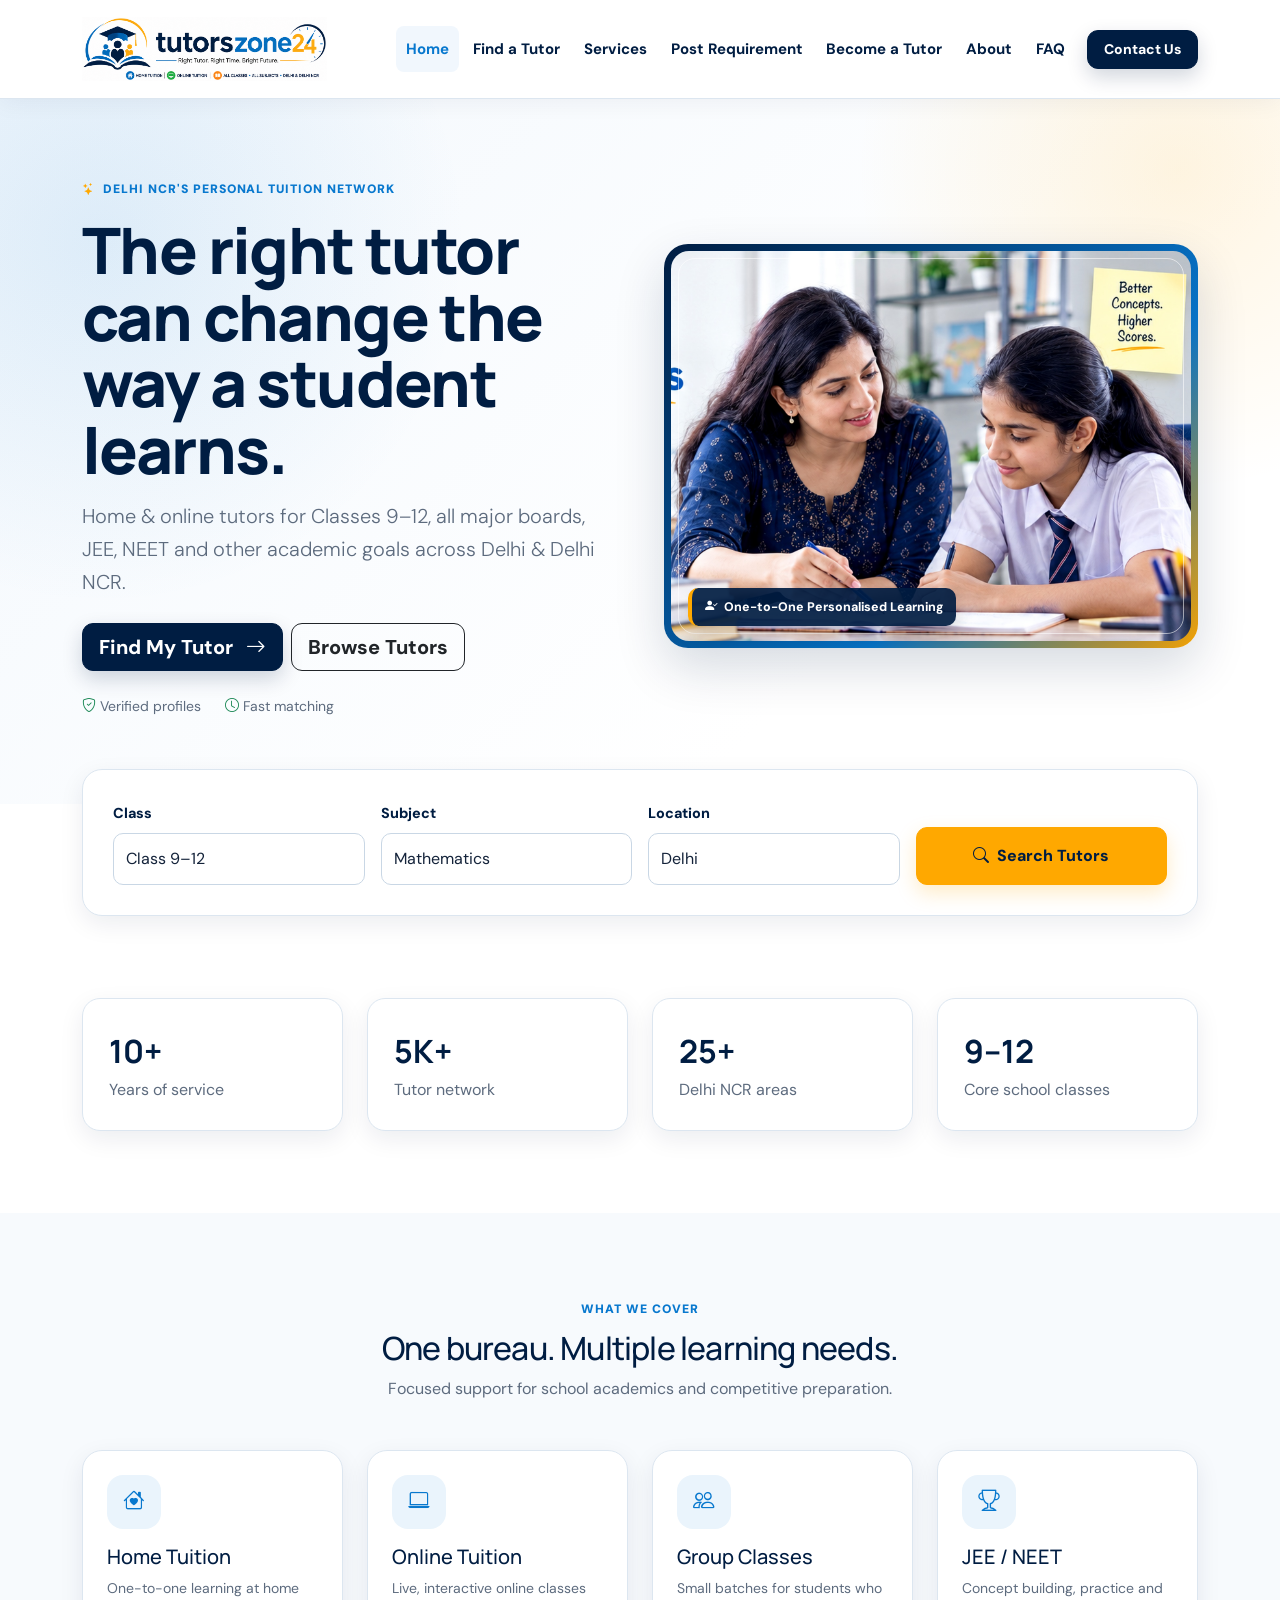
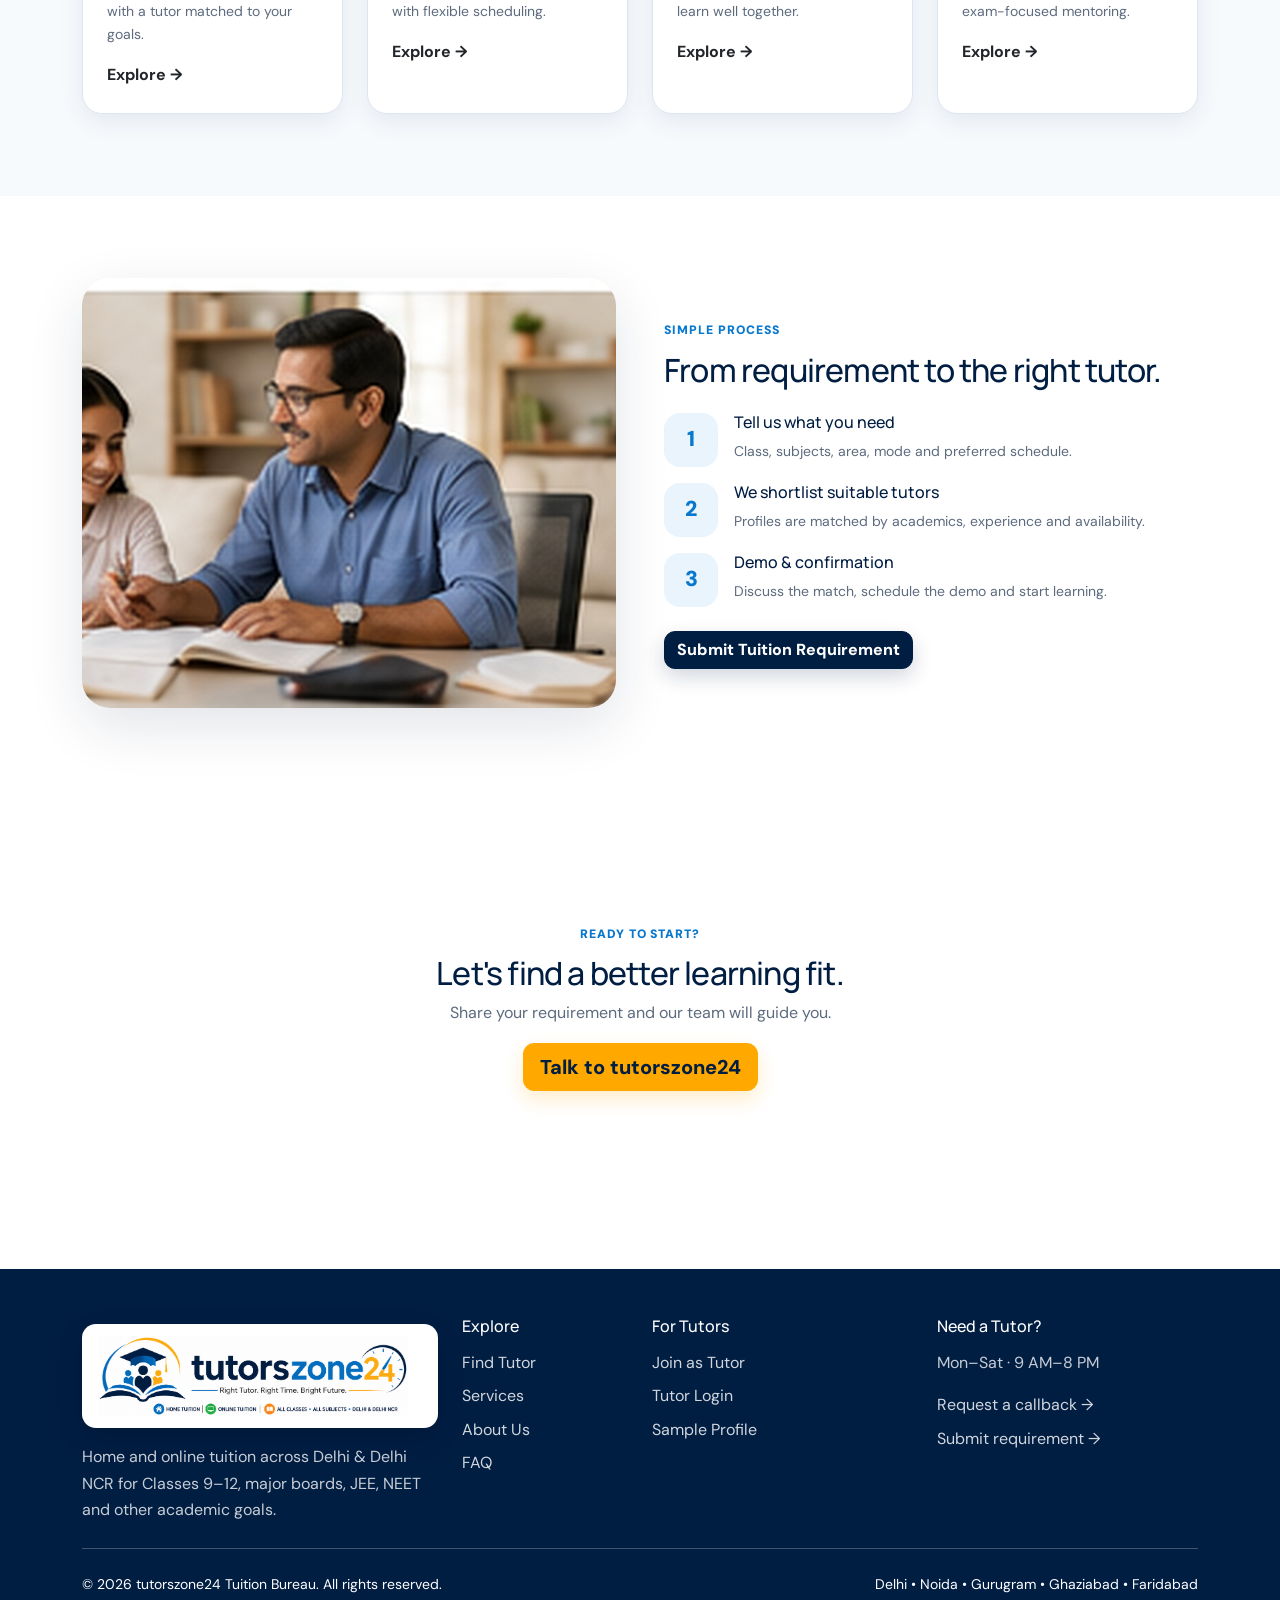
<file: index.html>
<!doctype html>
<html lang="en">
  <head>
    <meta charset="utf-8" />
    <meta name="viewport" content="width=device-width, initial-scale=1" />
    <meta
      name="description"
      content="tutorszone24 home and online tuition bureau serving Delhi NCR."
    />
    <title>Home | tutorszone24 Tuition Bureau</title>
    <link
      href="https://cdn.jsdelivr.net/npm/bootstrap@5.3.3/dist/css/bootstrap.min.css"
      rel="stylesheet"
    />
    <link
      href="https://cdn.jsdelivr.net/npm/bootstrap-icons@1.11.3/font/bootstrap-icons.css"
      rel="stylesheet"
    />
    <link
      href="https://fonts.googleapis.com/css2?family=DM+Sans:wght@400;500;600;700&family=Manrope:wght@600;700;800&display=swap"
      rel="stylesheet"
    />
    <link rel="stylesheet" href="assets/css/home.css" />
  </head>
  <body>
    <nav class="navbar navbar-expand-lg sticky-top">
      <div class="container py-2">
        <a
          class="navbar-brand"
          href="index.html"
          aria-label="tutorszone24 Home"
        >
          <img
            class="site-logo header-logo"
            src="assets/images/tutorszone24-logo.png"
            alt="tutorszone24 — Right Tutor. Right Time. Bright Future."
          />
        </a>
        <button
          class="navbar-toggler"
          type="button"
          data-bs-toggle="collapse"
          data-bs-target="#mainNav"
          aria-controls="mainNav"
          aria-expanded="false"
          aria-label="Toggle navigation"
        >
          <span class="navbar-toggler-icon"></span>
        </button>
        <div class="collapse navbar-collapse" id="mainNav">
          <ul class="navbar-nav ms-auto align-items-lg-center gap-lg-1">
            <li class="nav-item">
              <a class="nav-link" href="index.html">Home</a>
            </li>
            <li class="nav-item">
              <a class="nav-link" href="find-tutor.html">Find a Tutor</a>
            </li>
            <li class="nav-item">
              <a class="nav-link" href="services.html">Services</a>
            </li>
            <li class="nav-item">
              <a class="nav-link" href="tuition-requirements.html"
                >Post Requirement</a
              >
            </li>
            <li class="nav-item">
              <a class="nav-link" href="become-tutor.html">Become a Tutor</a>
            </li>
            <li class="nav-item">
              <a class="nav-link" href="about.html">About</a>
            </li>
            <li class="nav-item">
              <a class="nav-link" href="faq.html">FAQ</a>
            </li>
            <li class="nav-item ms-lg-2">
              <a class="btn btn-brand btn-sm px-3 py-2" href="contact.html"
                >Contact Us</a
              >
            </li>
          </ul>
        </div>
      </div>
    </nav>

    <header class="hero section">
      <div class="container">
        <div class="row align-items-center g-5">
          <div class="col-lg-6">
            <span class="kicker"
              ><i class="bi bi-stars"></i> Delhi NCR's personal tuition
              network</span
            >
            <h1 class="display-title mt-3">
              The right tutor can change the way a student learns.
            </h1>
            <p class="lead text-secondary mt-3">
              Home & online tutors for Classes 9–12, all major boards, JEE, NEET
              and other academic goals across Delhi & Delhi NCR.
            </p>
            <div class="d-flex flex-wrap gap-2 mt-4">
              <a class="btn btn-brand btn-lg" href="tuition-requirements.html"
                >Find My Tutor <i class="bi bi-arrow-right ms-2"></i></a
              ><a class="btn btn-outline-dark btn-lg" href="find-tutor.html"
                >Browse Tutors</a
              >
            </div>
            <div class="d-flex gap-4 mt-4 small text-secondary">
              <span
                ><i class="bi bi-shield-check text-success me-1"></i>Verified
                profiles</span
              ><span
                ><i class="bi bi-clock text-success me-1"></i>Fast
                matching</span
              >
            </div>
          </div>
          <div class="col-lg-6">
            <div class="content-image-frame hero-photo-frame">
              <img
                class="hero-img"
                src="assets/images/home-hero-indian-tutor-student.jpg"
                alt="Indian tutor giving one-to-one home tuition to a school student"
                loading="eager"
              /><span class="image-caption"
                ><i class="bi bi-person-check-fill me-1"></i> One-to-One
                Personalised Learning</span
              >
            </div>
          </div>
        </div>
      </div>
    </header>
    <section class="search-wrap">
      <div class="container">
        <div class="search-card card-soft p-4 p-lg-5">
          <div class="row g-3 align-items-end">
            <div class="col-md-3">
              <label class="form-label">Class</label
              ><select class="form-select">
                <option>Class 9–12</option>
                <option>JEE</option>
                <option>NEET</option>
              </select>
            </div>
            <div class="col-md-3">
              <label class="form-label">Subject</label
              ><select class="form-select">
                <option>Mathematics</option>
                <option>Physics</option>
                <option>Chemistry</option>
                <option>Biology</option>
              </select>
            </div>
            <div class="col-md-3">
              <label class="form-label">Location</label
              ><select class="form-select">
                <option>Delhi</option>
                <option>Noida</option>
                <option>Gurugram</option>
                <option>Ghaziabad</option>
                <option>Faridabad</option>
              </select>
            </div>
            <div class="col-md-3">
              <a class="btn btn-accent w-100 py-3" href="find-tutor.html"
                ><i class="bi bi-search me-2"></i>Search Tutors</a
              >
            </div>
          </div>
        </div>
      </div>
    </section>
    <section class="section">
      <div class="container">
        <div class="row g-4">
          <div class="col-md-3 col-6">
            <div class="stat">
              <strong>10+</strong>
              <div class="text-secondary">Years of service</div>
            </div>
          </div>
          <div class="col-md-3 col-6">
            <div class="stat">
              <strong>5K+</strong>
              <div class="text-secondary">Tutor network</div>
            </div>
          </div>
          <div class="col-md-3 col-6">
            <div class="stat">
              <strong>25+</strong>
              <div class="text-secondary">Delhi NCR areas</div>
            </div>
          </div>
          <div class="col-md-3 col-6">
            <div class="stat">
              <strong>9–12</strong>
              <div class="text-secondary">Core school classes</div>
            </div>
          </div>
        </div>
      </div>
    </section>
    <section class="section bg-light-subtle">
      <div class="container">
        <div class="text-center mb-5">
          <span class="kicker">What we cover</span>
          <h2 class="mt-2">One bureau. Multiple learning needs.</h2>
          <p class="text-secondary">
            Focused support for school academics and competitive preparation.
          </p>
        </div>
        <div class="row g-4">
          <div class="col-md-6 col-lg-3">
            <div class="card-soft p-4 h-100">
              <div class="icon-box mb-3"><i class="bi bi-house-heart"></i></div>
              <h5>Home Tuition</h5>
              <p class="text-secondary small">
                One-to-one learning at home with a tutor matched to your goals.
              </p>
              <a href="services.html" class="fw-bold text-dark">Explore →</a>
            </div>
          </div>
          <div class="col-md-6 col-lg-3">
            <div class="card-soft p-4 h-100">
              <div class="icon-box mb-3"><i class="bi bi-laptop"></i></div>
              <h5>Online Tuition</h5>
              <p class="text-secondary small">
                Live, interactive online classes with flexible scheduling.
              </p>
              <a href="services.html" class="fw-bold text-dark">Explore →</a>
            </div>
          </div>
          <div class="col-md-6 col-lg-3">
            <div class="card-soft p-4 h-100">
              <div class="icon-box mb-3"><i class="bi bi-people"></i></div>
              <h5>Group Classes</h5>
              <p class="text-secondary small">
                Small batches for students who learn well together.
              </p>
              <a href="services.html" class="fw-bold text-dark">Explore →</a>
            </div>
          </div>
          <div class="col-md-6 col-lg-3">
            <div class="card-soft p-4 h-100">
              <div class="icon-box mb-3"><i class="bi bi-trophy"></i></div>
              <h5>JEE / NEET</h5>
              <p class="text-secondary small">
                Concept building, practice and exam-focused mentoring.
              </p>
              <a href="services.html" class="fw-bold text-dark">Explore →</a>
            </div>
          </div>
        </div>
      </div>
    </section>
    <section class="section">
      <div class="container">
        <div class="row align-items-center g-5">
          <div class="col-lg-6">
            <img
              class="hero-img"
              style="height: 430px"
              src="assets/images/about-team.jpg"
              alt="Teacher helping students"
            />
          </div>
          <div class="col-lg-6">
            <span class="kicker">Simple process</span>
            <h2 class="mt-2">From requirement to the right tutor.</h2>
            <div class="row g-3 mt-2">
              <div class="col-12">
                <div class="d-flex gap-3">
                  <div class="icon-box">1</div>
                  <div>
                    <h6>Tell us what you need</h6>
                    <p class="small text-secondary mb-0">
                      Class, subjects, area, mode and preferred schedule.
                    </p>
                  </div>
                </div>
              </div>
              <div class="col-12">
                <div class="d-flex gap-3">
                  <div class="icon-box">2</div>
                  <div>
                    <h6>We shortlist suitable tutors</h6>
                    <p class="small text-secondary mb-0">
                      Profiles are matched by academics, experience and
                      availability.
                    </p>
                  </div>
                </div>
              </div>
              <div class="col-12">
                <div class="d-flex gap-3">
                  <div class="icon-box">3</div>
                  <div>
                    <h6>Demo & confirmation</h6>
                    <p class="small text-secondary mb-0">
                      Discuss the match, schedule the demo and start learning.
                    </p>
                  </div>
                </div>
              </div>
            </div>
            <a class="btn btn-brand mt-4" href="tuition-requirements.html"
              >Submit Tuition Requirement</a
            >
          </div>
        </div>
      </div>
    </section>
    <section class="section cta">
      <div class="container">
        <div class="p-5 rounded-4 text-center">
          <span class="kicker">Ready to start?</span>
          <h2 class="mt-2">Let's find a better learning fit.</h2>
          <p class="text-secondary">
            Share your requirement and our team will guide you.
          </p>
          <a class="btn btn-accent btn-lg" href="contact.html"
            >Talk to tutorszone24</a
          >
        </div>
      </div>
    </section>

    <footer class="footer mt-5">
      <div class="container py-5">
        <div class="row g-4">
          <div class="col-lg-4">
            <a
              class="footer-logo-wrap mb-3"
              href="index.html"
              aria-label="tutorszone24 Home"
            >
              <img
                class="site-logo footer-logo"
                src="assets/images/tutorszone24-logo.png"
                alt="tutorszone24"
              />
            </a>
            <p class="mt-3 mb-0">
              Home and online tuition across Delhi & Delhi NCR for Classes 9–12,
              major boards, JEE, NEET and other academic goals.
            </p>
          </div>
          <div class="col-6 col-lg-2">
            <h6>Explore</h6>
            <a href="find-tutor.html">Find Tutor</a
            ><a href="services.html">Services</a
            ><a href="about.html">About Us</a><a href="faq.html">FAQ</a>
          </div>
          <div class="col-6 col-lg-3">
            <h6>For Tutors</h6>
            <a href="become-tutor.html">Join as Tutor</a
            ><a href="login-register.html">Tutor Login</a
            ><a href="tutor-profile.html">Sample Profile</a>
          </div>
          <div class="col-lg-3">
            <h6>Need a Tutor?</h6>
            <p>Mon–Sat · 9 AM–8 PM</p>
            <a href="contact.html">Request a callback →</a
            ><a href="tuition-requirements.html">Submit requirement →</a>
          </div>
        </div>
        <hr class="border-light opacity-25 my-4" />
        <div
          class="d-flex flex-column flex-md-row justify-content-between gap-2 small"
        >
          <span
            >© <span data-year></span> tutorszone24 Tuition Bureau. All rights
            reserved.</span
          >
          <span>Delhi • Noida • Gurugram • Ghaziabad • Faridabad</span>
        </div>
      </div>
    </footer>
    <script src="https://cdn.jsdelivr.net/npm/bootstrap@5.3.3/dist/js/bootstrap.bundle.min.js"></script>
    <script src="assets/js/main.js"></script>
  </body>
</html>
</file>
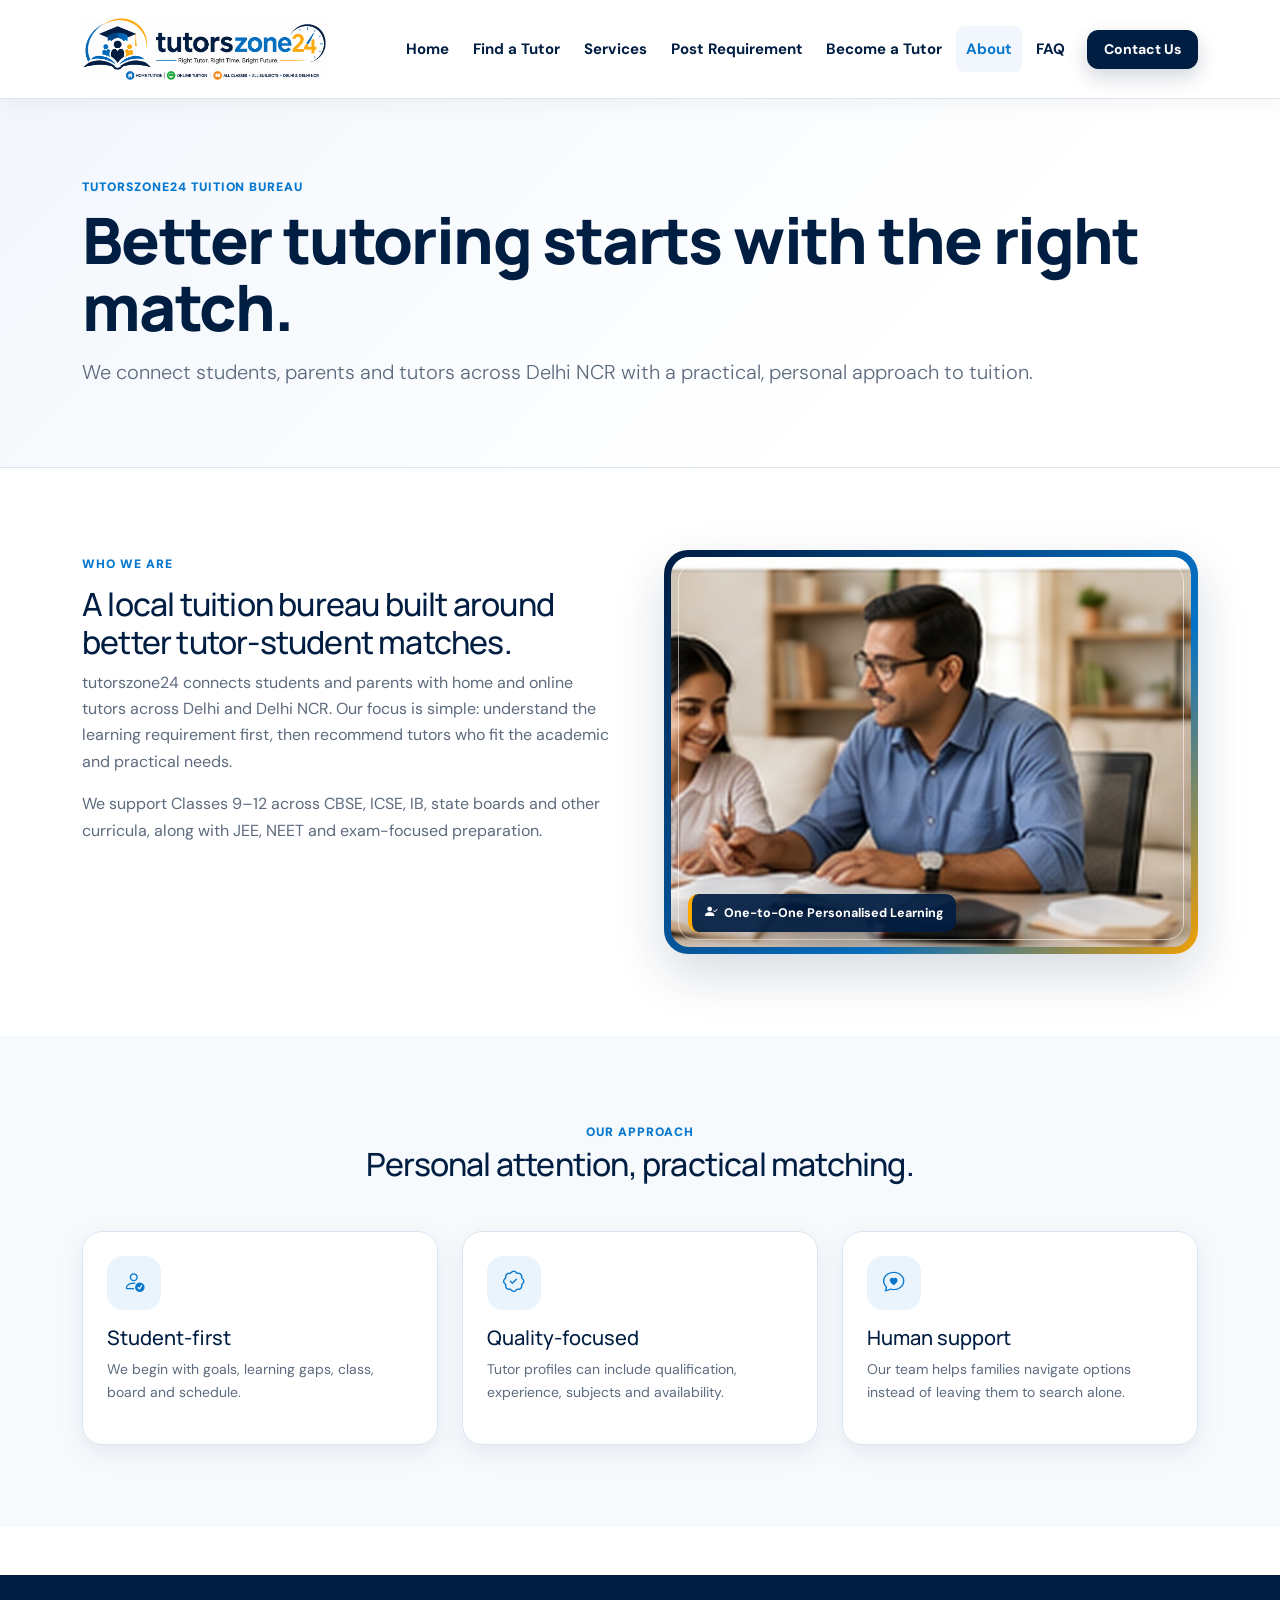
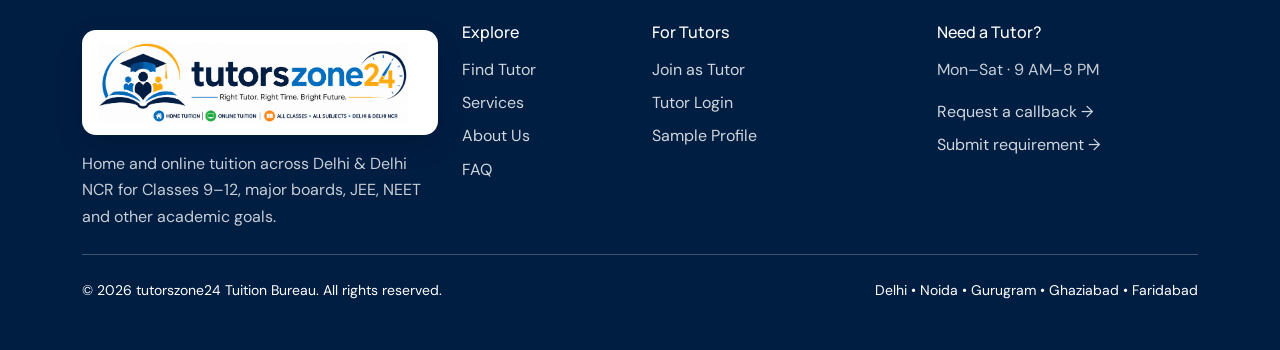
<file: about.html>
<!doctype html>
<html lang="en">
<head>
<meta charset="utf-8">
<meta name="viewport" content="width=device-width, initial-scale=1">
<meta name="description" content="tutorszone24 home and online tuition bureau serving Delhi NCR.">
<title>About Us | tutorszone24 Tuition Bureau</title>
<link href="https://cdn.jsdelivr.net/npm/bootstrap@5.3.3/dist/css/bootstrap.min.css" rel="stylesheet">
<link href="https://cdn.jsdelivr.net/npm/bootstrap-icons@1.11.3/font/bootstrap-icons.css" rel="stylesheet">
<link href="https://fonts.googleapis.com/css2?family=DM+Sans:wght@400;500;600;700&family=Manrope:wght@600;700;800&display=swap" rel="stylesheet">
<link rel="stylesheet" href="assets/css/about.css">
</head>
<body>


<nav class="navbar navbar-expand-lg sticky-top">
  <div class="container py-2">
    <a class="navbar-brand" href="index.html" aria-label="tutorszone24 Home">
      <img class="site-logo header-logo" src="assets/images/tutorszone24-logo.png" alt="tutorszone24 — Right Tutor. Right Time. Bright Future.">
    </a>
    <button class="navbar-toggler" type="button" data-bs-toggle="collapse" data-bs-target="#mainNav" aria-controls="mainNav" aria-expanded="false" aria-label="Toggle navigation">
      <span class="navbar-toggler-icon"></span>
    </button>
    <div class="collapse navbar-collapse" id="mainNav">
      <ul class="navbar-nav ms-auto align-items-lg-center gap-lg-1">
        <li class="nav-item"><a class="nav-link" href="index.html">Home</a></li>
        <li class="nav-item"><a class="nav-link" href="find-tutor.html">Find a Tutor</a></li>
        <li class="nav-item"><a class="nav-link" href="services.html">Services</a></li>
        <li class="nav-item"><a class="nav-link" href="tuition-requirements.html">Post Requirement</a></li>
        <li class="nav-item"><a class="nav-link" href="become-tutor.html">Become a Tutor</a></li>
        <li class="nav-item"><a class="nav-link" href="about.html">About</a></li>
        <li class="nav-item"><a class="nav-link" href="faq.html">FAQ</a></li>
        <li class="nav-item ms-lg-2"><a class="btn btn-brand btn-sm px-3 py-2" href="contact.html">Contact Us</a></li>
      </ul>
    </div>
  </div>
</nav>

<section class="page-hero"><div class="container"><div class="row align-items-center g-5"><div class="col-lg-12"><span class="kicker">tutorszone24 Tuition Bureau</span><h1 class="display-title mt-2">Better tutoring starts with the right match.</h1><p class="lead text-secondary mt-3">We connect students, parents and tutors across Delhi NCR with a practical, personal approach to tuition.</p></div></div></div></section>
<section class="section"><div class="container"><div class="row g-5"><div class="col-lg-6"><span class="kicker">Who we are</span><h2 class="mt-2">A local tuition bureau built around better tutor-student matches.</h2><p class="text-secondary">tutorszone24 connects students and parents with home and online tutors across Delhi and Delhi NCR. Our focus is simple: understand the learning requirement first, then recommend tutors who fit the academic and practical needs.</p><p class="text-secondary">We support Classes 9–12 across CBSE, ICSE, IB, state boards and other curricula, along with JEE, NEET and exam-focused preparation.</p></div><div class="col-lg-6"><div class="content-image-frame hero-photo-frame"><img class="hero-img" src="assets/images/about-team.jpg" alt="Tutor and student having a focused one-to-one learning session" loading="eager"><span class="image-caption"><i class="bi bi-person-check-fill me-1"></i> One-to-One Personalised Learning</span></div></div></div></div></section>
<section class="section bg-light-subtle"><div class="container"><div class="text-center mb-5"><span class="kicker">Our approach</span><h2>Personal attention, practical matching.</h2></div><div class="row g-4"><div class="col-md-4"><div class="card-soft p-4 h-100"><div class="icon-box mb-3"><i class="bi bi-person-check"></i></div><h5>Student-first</h5><p class="small text-secondary">We begin with goals, learning gaps, class, board and schedule.</p></div></div><div class="col-md-4"><div class="card-soft p-4 h-100"><div class="icon-box mb-3"><i class="bi bi-patch-check"></i></div><h5>Quality-focused</h5><p class="small text-secondary">Tutor profiles can include qualification, experience, subjects and availability.</p></div></div><div class="col-md-4"><div class="card-soft p-4 h-100"><div class="icon-box mb-3"><i class="bi bi-chat-heart"></i></div><h5>Human support</h5><p class="small text-secondary">Our team helps families navigate options instead of leaving them to search alone.</p></div></div></div></div></section>

<footer class="footer mt-5">
  <div class="container py-5">
    <div class="row g-4">
      <div class="col-lg-4">
        <a class="footer-logo-wrap mb-3" href="index.html" aria-label="tutorszone24 Home">
          <img class="site-logo footer-logo" src="assets/images/tutorszone24-logo.png" alt="tutorszone24">
        </a>
        <p class="mt-3 mb-0">Home and online tuition across Delhi & Delhi NCR for Classes 9–12, major boards, JEE, NEET and other academic goals.</p>
      </div>
      <div class="col-6 col-lg-2"><h6>Explore</h6><a href="find-tutor.html">Find Tutor</a><a href="services.html">Services</a><a href="about.html">About Us</a><a href="faq.html">FAQ</a></div>
      <div class="col-6 col-lg-3"><h6>For Tutors</h6><a href="become-tutor.html">Join as Tutor</a><a href="login-register.html">Tutor Login</a><a href="tutor-profile.html">Sample Profile</a></div>
      <div class="col-lg-3"><h6>Need a Tutor?</h6><p>Mon–Sat · 9 AM–8 PM</p><a href="contact.html">Request a callback →</a><a href="tuition-requirements.html">Submit requirement →</a></div>
    </div>
    <hr class="border-light opacity-25 my-4">
    <div class="d-flex flex-column flex-md-row justify-content-between gap-2 small">
      <span>© <span data-year></span> tutorszone24 Tuition Bureau. All rights reserved.</span>
      <span>Delhi • Noida • Gurugram • Ghaziabad • Faridabad</span>
    </div>
  </div>
</footer>
<script src="https://cdn.jsdelivr.net/npm/bootstrap@5.3.3/dist/js/bootstrap.bundle.min.js"></script>
<script src="assets/js/main.js"></script>
</body></html>
</file>
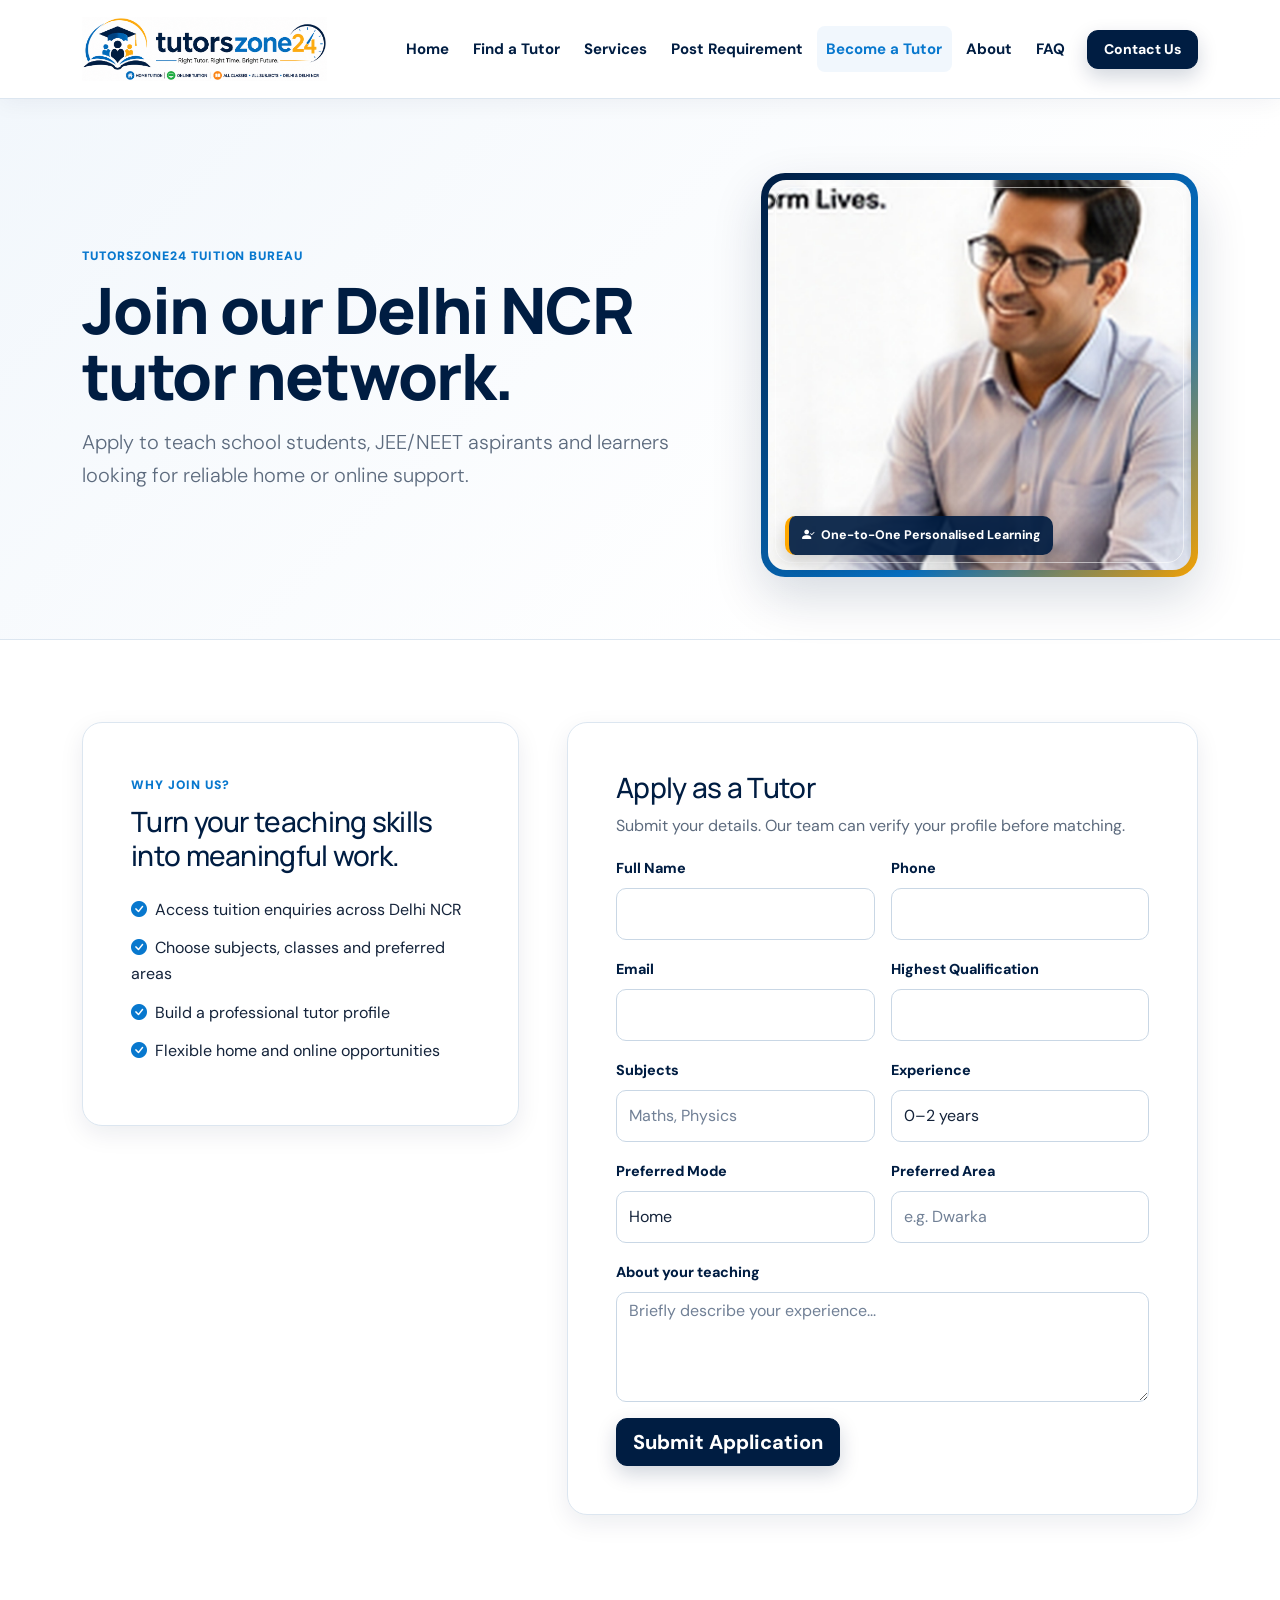
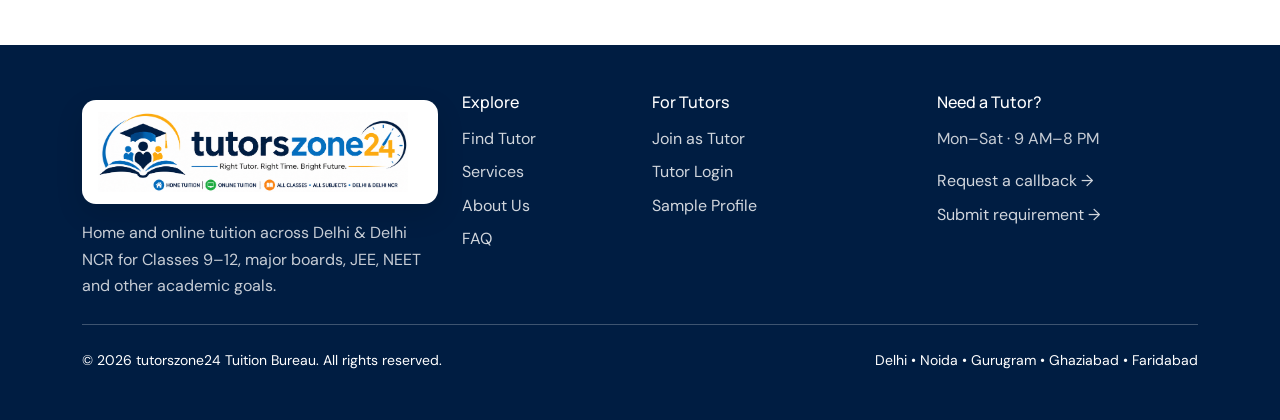
<file: become-tutor.html>
<!doctype html>
<html lang="en">
<head>
<meta charset="utf-8">
<meta name="viewport" content="width=device-width, initial-scale=1">
<meta name="description" content="tutorszone24 home and online tuition bureau serving Delhi NCR.">
<title>Become a Tutor | tutorszone24 Tuition Bureau</title>
<link href="https://cdn.jsdelivr.net/npm/bootstrap@5.3.3/dist/css/bootstrap.min.css" rel="stylesheet">
<link href="https://cdn.jsdelivr.net/npm/bootstrap-icons@1.11.3/font/bootstrap-icons.css" rel="stylesheet">
<link href="https://fonts.googleapis.com/css2?family=DM+Sans:wght@400;500;600;700&family=Manrope:wght@600;700;800&display=swap" rel="stylesheet">
<link rel="stylesheet" href="assets/css/become-tutor.css">
</head>
<body>


<nav class="navbar navbar-expand-lg sticky-top">
  <div class="container py-2">
    <a class="navbar-brand" href="index.html" aria-label="tutorszone24 Home">
      <img class="site-logo header-logo" src="assets/images/tutorszone24-logo.png" alt="tutorszone24 — Right Tutor. Right Time. Bright Future.">
    </a>
    <button class="navbar-toggler" type="button" data-bs-toggle="collapse" data-bs-target="#mainNav" aria-controls="mainNav" aria-expanded="false" aria-label="Toggle navigation">
      <span class="navbar-toggler-icon"></span>
    </button>
    <div class="collapse navbar-collapse" id="mainNav">
      <ul class="navbar-nav ms-auto align-items-lg-center gap-lg-1">
        <li class="nav-item"><a class="nav-link" href="index.html">Home</a></li>
        <li class="nav-item"><a class="nav-link" href="find-tutor.html">Find a Tutor</a></li>
        <li class="nav-item"><a class="nav-link" href="services.html">Services</a></li>
        <li class="nav-item"><a class="nav-link" href="tuition-requirements.html">Post Requirement</a></li>
        <li class="nav-item"><a class="nav-link" href="become-tutor.html">Become a Tutor</a></li>
        <li class="nav-item"><a class="nav-link" href="about.html">About</a></li>
        <li class="nav-item"><a class="nav-link" href="faq.html">FAQ</a></li>
        <li class="nav-item ms-lg-2"><a class="btn btn-brand btn-sm px-3 py-2" href="contact.html">Contact Us</a></li>
      </ul>
    </div>
  </div>
</nav>

<section class="page-hero"><div class="container"><div class="row align-items-center g-5"><div class="col-lg-7"><span class="kicker">tutorszone24 Tuition Bureau</span><h1 class="display-title mt-2">Join our Delhi NCR tutor network.</h1><p class="lead text-secondary mt-3">Apply to teach school students, JEE/NEET aspirants and learners looking for reliable home or online support.</p></div><div class="col-lg-5"><div class="content-image-frame hero-photo-frame"><img class="hero-img" src="assets/images/become-tutor.jpg" alt="Adult tutor teaching a school student at home" loading="eager"><span class="image-caption"><i class="bi bi-person-check-fill me-1"></i> One-to-One Personalised Learning</span></div></div></div></div></section>
<section class="section"><div class="container"><div class="row g-5"><div class="col-lg-5"><div class="card-soft p-4 p-lg-5"><span class="kicker">Why join us?</span><h3 class="mt-2">Turn your teaching skills into meaningful work.</h3><ul class="list-check mt-4"><li><i class="bi bi-check-circle-fill"></i>Access tuition enquiries across Delhi NCR</li><li><i class="bi bi-check-circle-fill"></i>Choose subjects, classes and preferred areas</li><li><i class="bi bi-check-circle-fill"></i>Build a professional tutor profile</li><li><i class="bi bi-check-circle-fill"></i>Flexible home and online opportunities</li></ul></div></div><div class="col-lg-7"><div class="card-soft p-4 p-lg-5"><h3>Apply as a Tutor</h3><p class="text-secondary">Submit your details. Our team can verify your profile before matching.</p><form class="needs-demo row g-3"><div class="col-md-6"><label class="form-label">Full Name</label><input class="form-control" required></div><div class="col-md-6"><label class="form-label">Phone</label><input class="form-control" required></div><div class="col-md-6"><label class="form-label">Email</label><input type="email" class="form-control"></div><div class="col-md-6"><label class="form-label">Highest Qualification</label><input class="form-control" required></div><div class="col-md-6"><label class="form-label">Subjects</label><input class="form-control" placeholder="Maths, Physics"></div><div class="col-md-6"><label class="form-label">Experience</label><select class="form-select"><option>0–2 years</option><option>3–5 years</option><option>6–10 years</option><option>10+ years</option></select></div><div class="col-md-6"><label class="form-label">Preferred Mode</label><select class="form-select"><option>Home</option><option>Online</option><option>Both</option></select></div><div class="col-md-6"><label class="form-label">Preferred Area</label><input class="form-control" placeholder="e.g. Dwarka"></div><div class="col-12"><label class="form-label">About your teaching</label><textarea class="form-control" rows="4" placeholder="Briefly describe your experience..."></textarea></div><div class="col-12"><button class="btn btn-brand btn-lg" type="submit">Submit Application</button></div></form></div></div></div></div></section>

<footer class="footer mt-5">
  <div class="container py-5">
    <div class="row g-4">
      <div class="col-lg-4">
        <a class="footer-logo-wrap mb-3" href="index.html" aria-label="tutorszone24 Home">
          <img class="site-logo footer-logo" src="assets/images/tutorszone24-logo.png" alt="tutorszone24">
        </a>
        <p class="mt-3 mb-0">Home and online tuition across Delhi & Delhi NCR for Classes 9–12, major boards, JEE, NEET and other academic goals.</p>
      </div>
      <div class="col-6 col-lg-2"><h6>Explore</h6><a href="find-tutor.html">Find Tutor</a><a href="services.html">Services</a><a href="about.html">About Us</a><a href="faq.html">FAQ</a></div>
      <div class="col-6 col-lg-3"><h6>For Tutors</h6><a href="become-tutor.html">Join as Tutor</a><a href="login-register.html">Tutor Login</a><a href="tutor-profile.html">Sample Profile</a></div>
      <div class="col-lg-3"><h6>Need a Tutor?</h6><p>Mon–Sat · 9 AM–8 PM</p><a href="contact.html">Request a callback →</a><a href="tuition-requirements.html">Submit requirement →</a></div>
    </div>
    <hr class="border-light opacity-25 my-4">
    <div class="d-flex flex-column flex-md-row justify-content-between gap-2 small">
      <span>© <span data-year></span> tutorszone24 Tuition Bureau. All rights reserved.</span>
      <span>Delhi • Noida • Gurugram • Ghaziabad • Faridabad</span>
    </div>
  </div>
</footer>
<script src="https://cdn.jsdelivr.net/npm/bootstrap@5.3.3/dist/js/bootstrap.bundle.min.js"></script>
<script src="assets/js/main.js"></script>
</body></html>
</file>
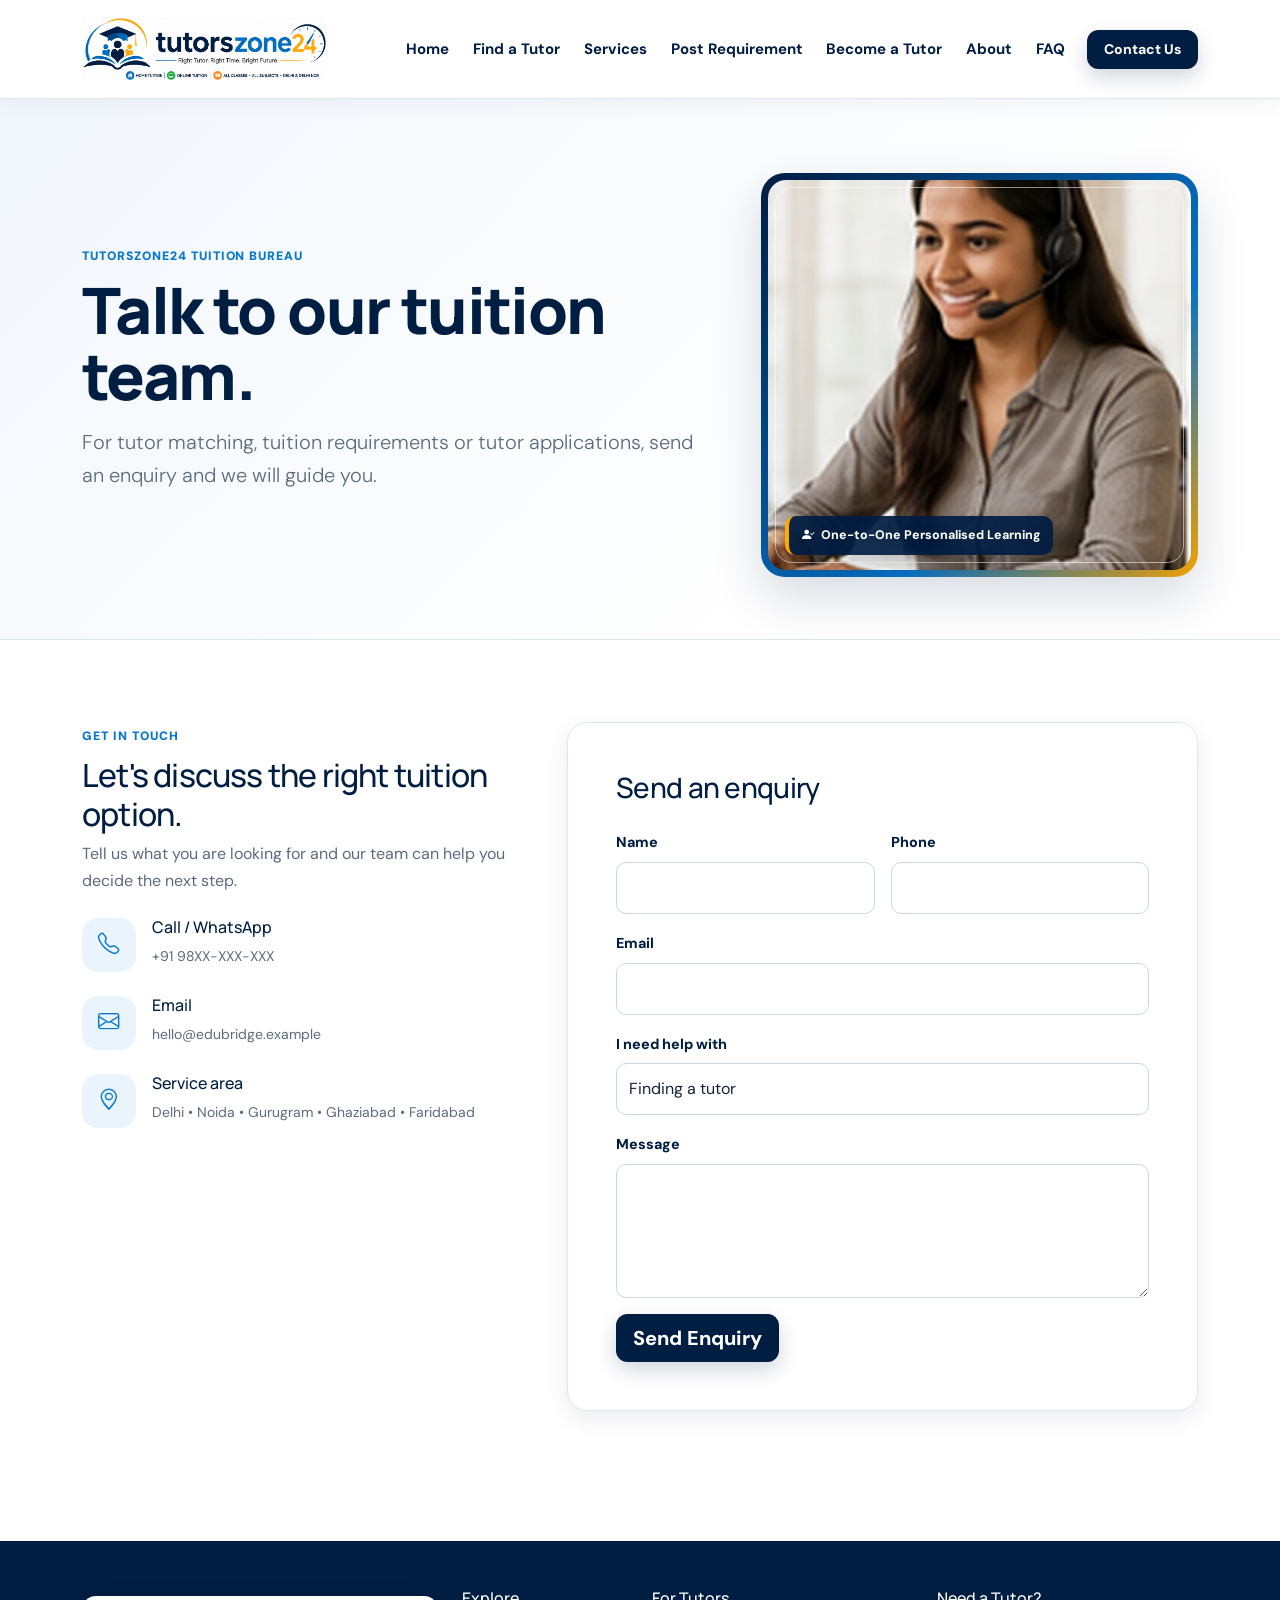
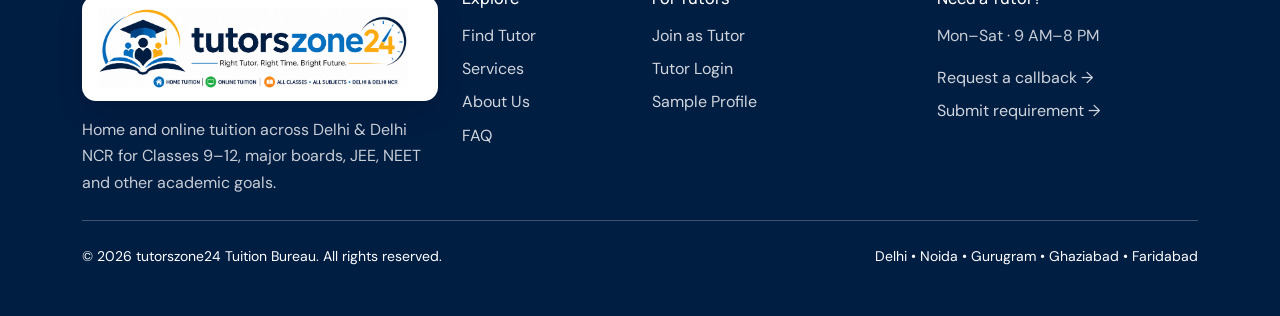
<file: contact.html>
<!doctype html>
<html lang="en">
<head>
<meta charset="utf-8">
<meta name="viewport" content="width=device-width, initial-scale=1">
<meta name="description" content="tutorszone24 home and online tuition bureau serving Delhi NCR.">
<title>Contact Us | tutorszone24 Tuition Bureau</title>
<link href="https://cdn.jsdelivr.net/npm/bootstrap@5.3.3/dist/css/bootstrap.min.css" rel="stylesheet">
<link href="https://cdn.jsdelivr.net/npm/bootstrap-icons@1.11.3/font/bootstrap-icons.css" rel="stylesheet">
<link href="https://fonts.googleapis.com/css2?family=DM+Sans:wght@400;500;600;700&family=Manrope:wght@600;700;800&display=swap" rel="stylesheet">
<link rel="stylesheet" href="assets/css/contact.css">
</head>
<body>


<nav class="navbar navbar-expand-lg sticky-top">
  <div class="container py-2">
    <a class="navbar-brand" href="index.html" aria-label="tutorszone24 Home">
      <img class="site-logo header-logo" src="assets/images/tutorszone24-logo.png" alt="tutorszone24 — Right Tutor. Right Time. Bright Future.">
    </a>
    <button class="navbar-toggler" type="button" data-bs-toggle="collapse" data-bs-target="#mainNav" aria-controls="mainNav" aria-expanded="false" aria-label="Toggle navigation">
      <span class="navbar-toggler-icon"></span>
    </button>
    <div class="collapse navbar-collapse" id="mainNav">
      <ul class="navbar-nav ms-auto align-items-lg-center gap-lg-1">
        <li class="nav-item"><a class="nav-link" href="index.html">Home</a></li>
        <li class="nav-item"><a class="nav-link" href="find-tutor.html">Find a Tutor</a></li>
        <li class="nav-item"><a class="nav-link" href="services.html">Services</a></li>
        <li class="nav-item"><a class="nav-link" href="tuition-requirements.html">Post Requirement</a></li>
        <li class="nav-item"><a class="nav-link" href="become-tutor.html">Become a Tutor</a></li>
        <li class="nav-item"><a class="nav-link" href="about.html">About</a></li>
        <li class="nav-item"><a class="nav-link" href="faq.html">FAQ</a></li>
        <li class="nav-item ms-lg-2"><a class="btn btn-brand btn-sm px-3 py-2" href="contact.html">Contact Us</a></li>
      </ul>
    </div>
  </div>
</nav>

<section class="page-hero"><div class="container"><div class="row align-items-center g-5"><div class="col-lg-7"><span class="kicker">tutorszone24 Tuition Bureau</span><h1 class="display-title mt-2">Talk to our tuition team.</h1><p class="lead text-secondary mt-3">For tutor matching, tuition requirements or tutor applications, send an enquiry and we will guide you.</p></div><div class="col-lg-5"><div class="content-image-frame hero-photo-frame"><img class="hero-img" src="assets/images/contact-support.jpg" alt="Student attending a one-to-one online tutoring session" loading="eager"><span class="image-caption"><i class="bi bi-person-check-fill me-1"></i> One-to-One Personalised Learning</span></div></div></div></div></section>
<section class="section"><div class="container"><div class="row g-5"><div class="col-lg-5"><span class="kicker">Get in touch</span><h2 class="mt-2">Let's discuss the right tuition option.</h2><p class="text-secondary">Tell us what you are looking for and our team can help you decide the next step.</p><div class="mt-4"><div class="d-flex gap-3 mb-4"><div class="icon-box"><i class="bi bi-telephone"></i></div><div><h6>Call / WhatsApp</h6><p class="small text-secondary mb-0">+91 98XX-XXX-XXX</p></div></div><div class="d-flex gap-3 mb-4"><div class="icon-box"><i class="bi bi-envelope"></i></div><div><h6>Email</h6><p class="small text-secondary mb-0">hello@edubridge.example</p></div></div><div class="d-flex gap-3"><div class="icon-box"><i class="bi bi-geo-alt"></i></div><div><h6>Service area</h6><p class="small text-secondary mb-0">Delhi • Noida • Gurugram • Ghaziabad • Faridabad</p></div></div></div></div><div class="col-lg-7"><div class="card-soft p-4 p-lg-5"><h3>Send an enquiry</h3><form class="needs-demo row g-3 mt-1"><div class="col-md-6"><label class="form-label">Name</label><input class="form-control" required></div><div class="col-md-6"><label class="form-label">Phone</label><input class="form-control" required></div><div class="col-12"><label class="form-label">Email</label><input type="email" class="form-control"></div><div class="col-12"><label class="form-label">I need help with</label><select class="form-select"><option>Finding a tutor</option><option>Posting a tuition requirement</option><option>Joining as a tutor</option><option>General enquiry</option></select></div><div class="col-12"><label class="form-label">Message</label><textarea class="form-control" rows="5" required></textarea></div><div class="col-12"><button class="btn btn-brand btn-lg" type="submit">Send Enquiry</button></div></form></div></div></div></div></section>

<footer class="footer mt-5">
  <div class="container py-5">
    <div class="row g-4">
      <div class="col-lg-4">
        <a class="footer-logo-wrap mb-3" href="index.html" aria-label="tutorszone24 Home">
          <img class="site-logo footer-logo" src="assets/images/tutorszone24-logo.png" alt="tutorszone24">
        </a>
        <p class="mt-3 mb-0">Home and online tuition across Delhi & Delhi NCR for Classes 9–12, major boards, JEE, NEET and other academic goals.</p>
      </div>
      <div class="col-6 col-lg-2"><h6>Explore</h6><a href="find-tutor.html">Find Tutor</a><a href="services.html">Services</a><a href="about.html">About Us</a><a href="faq.html">FAQ</a></div>
      <div class="col-6 col-lg-3"><h6>For Tutors</h6><a href="become-tutor.html">Join as Tutor</a><a href="login-register.html">Tutor Login</a><a href="tutor-profile.html">Sample Profile</a></div>
      <div class="col-lg-3"><h6>Need a Tutor?</h6><p>Mon–Sat · 9 AM–8 PM</p><a href="contact.html">Request a callback →</a><a href="tuition-requirements.html">Submit requirement →</a></div>
    </div>
    <hr class="border-light opacity-25 my-4">
    <div class="d-flex flex-column flex-md-row justify-content-between gap-2 small">
      <span>© <span data-year></span> tutorszone24 Tuition Bureau. All rights reserved.</span>
      <span>Delhi • Noida • Gurugram • Ghaziabad • Faridabad</span>
    </div>
  </div>
</footer>
<script src="https://cdn.jsdelivr.net/npm/bootstrap@5.3.3/dist/js/bootstrap.bundle.min.js"></script>
<script src="assets/js/main.js"></script>
</body></html>
</file>
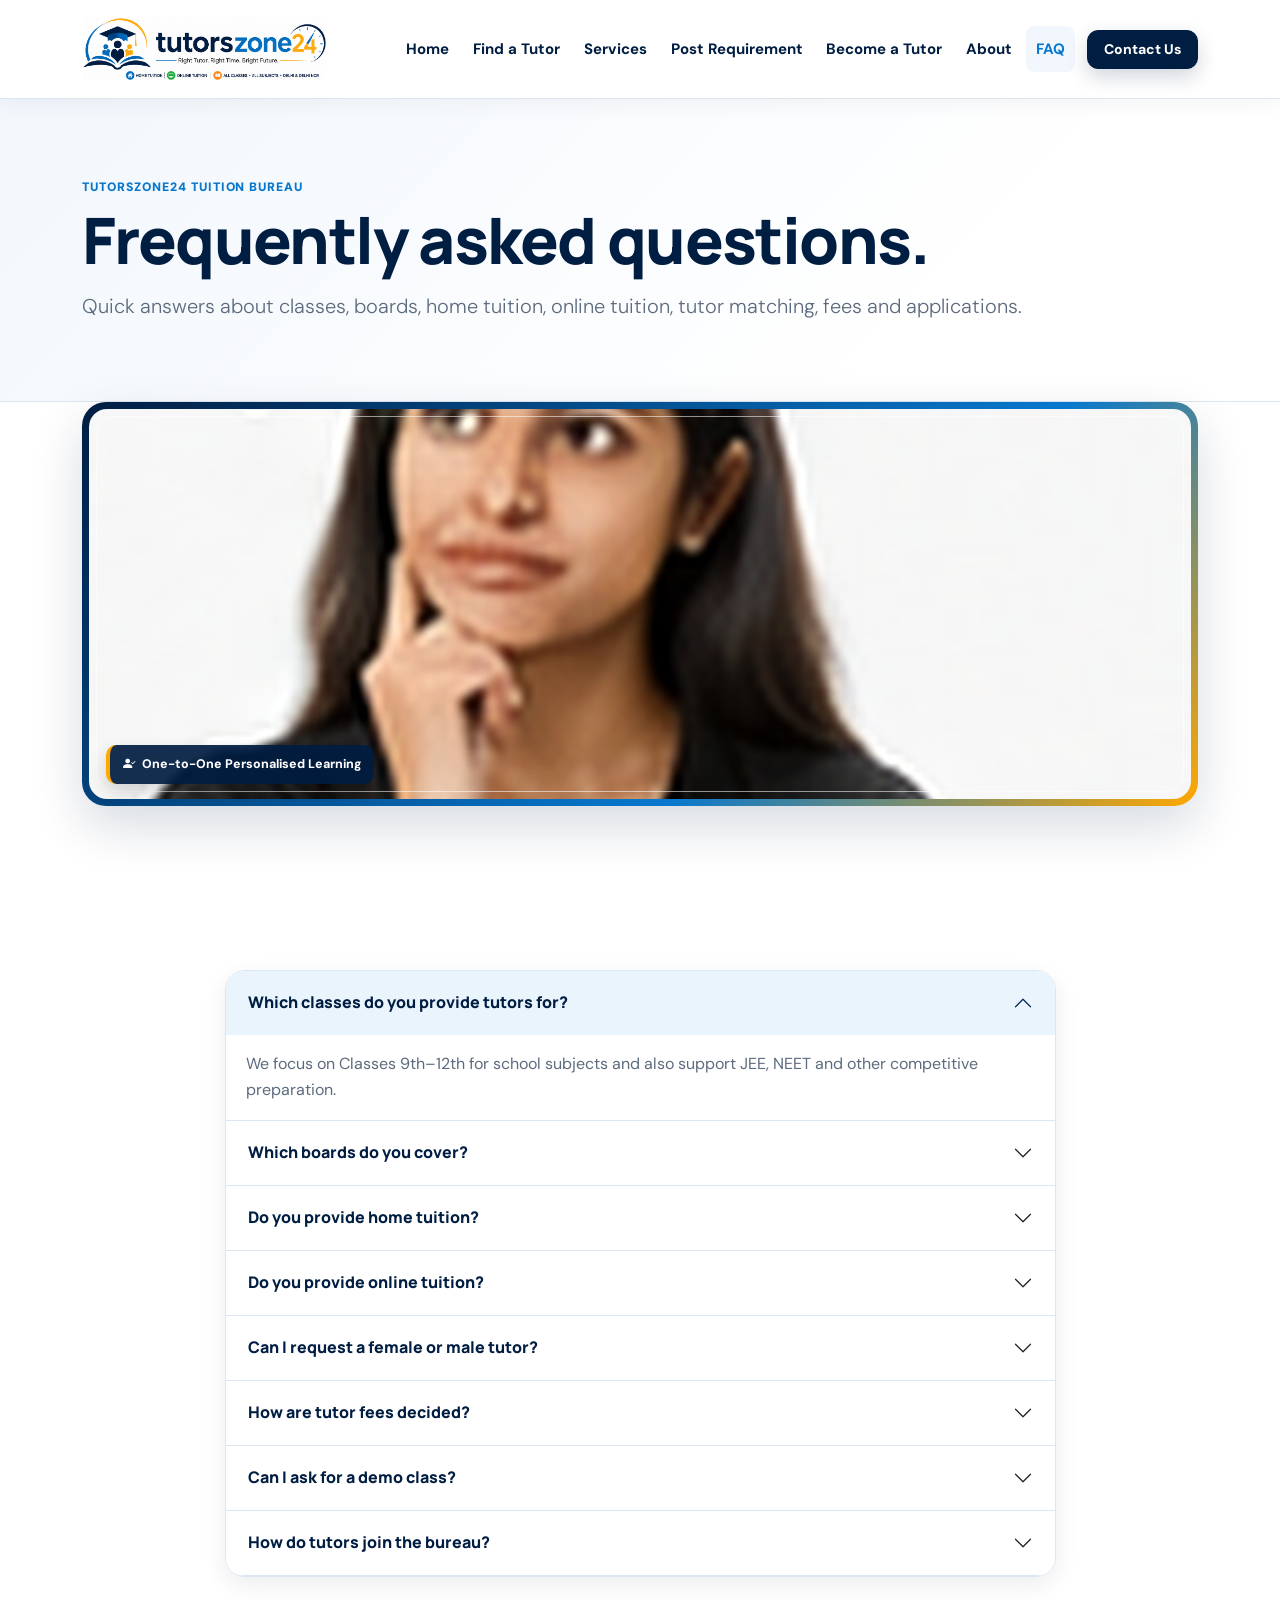
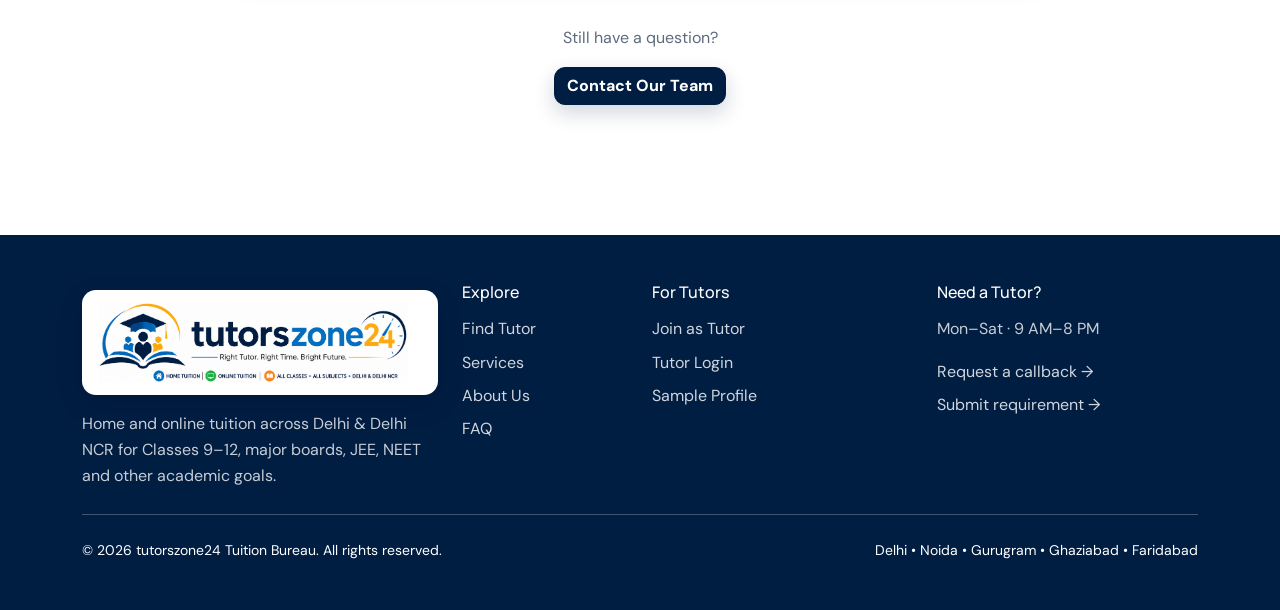
<file: faq.html>
<!doctype html>
<html lang="en">
<head>
<meta charset="utf-8">
<meta name="viewport" content="width=device-width, initial-scale=1">
<meta name="description" content="tutorszone24 home and online tuition bureau serving Delhi NCR.">
<title>FAQ | tutorszone24 Tuition Bureau</title>
<link href="https://cdn.jsdelivr.net/npm/bootstrap@5.3.3/dist/css/bootstrap.min.css" rel="stylesheet">
<link href="https://cdn.jsdelivr.net/npm/bootstrap-icons@1.11.3/font/bootstrap-icons.css" rel="stylesheet">
<link href="https://fonts.googleapis.com/css2?family=DM+Sans:wght@400;500;600;700&family=Manrope:wght@600;700;800&display=swap" rel="stylesheet">
<link rel="stylesheet" href="assets/css/faq.css">
</head>
<body>


<nav class="navbar navbar-expand-lg sticky-top">
  <div class="container py-2">
    <a class="navbar-brand" href="index.html" aria-label="tutorszone24 Home">
      <img class="site-logo header-logo" src="assets/images/tutorszone24-logo.png" alt="tutorszone24 — Right Tutor. Right Time. Bright Future.">
    </a>
    <button class="navbar-toggler" type="button" data-bs-toggle="collapse" data-bs-target="#mainNav" aria-controls="mainNav" aria-expanded="false" aria-label="Toggle navigation">
      <span class="navbar-toggler-icon"></span>
    </button>
    <div class="collapse navbar-collapse" id="mainNav">
      <ul class="navbar-nav ms-auto align-items-lg-center gap-lg-1">
        <li class="nav-item"><a class="nav-link" href="index.html">Home</a></li>
        <li class="nav-item"><a class="nav-link" href="find-tutor.html">Find a Tutor</a></li>
        <li class="nav-item"><a class="nav-link" href="services.html">Services</a></li>
        <li class="nav-item"><a class="nav-link" href="tuition-requirements.html">Post Requirement</a></li>
        <li class="nav-item"><a class="nav-link" href="become-tutor.html">Become a Tutor</a></li>
        <li class="nav-item"><a class="nav-link" href="about.html">About</a></li>
        <li class="nav-item"><a class="nav-link" href="faq.html">FAQ</a></li>
        <li class="nav-item ms-lg-2"><a class="btn btn-brand btn-sm px-3 py-2" href="contact.html">Contact Us</a></li>
      </ul>
    </div>
  </div>
</nav>

<section class="page-hero"><div class="container"><div class="row align-items-center g-5"><div class="col-lg-12"><span class="kicker">tutorszone24 Tuition Bureau</span><h1 class="display-title mt-2">Frequently asked questions.</h1><p class="lead text-secondary mt-3">Quick answers about classes, boards, home tuition, online tuition, tutor matching, fees and applications.</p></div></div></div></section>
<section class="section pt-0"><div class="container"><div class="content-image-frame"><img src="assets/images/faq-guidance.jpg" alt="Tutor and student discussing a learning question one-to-one" loading="lazy"><span class="image-caption"><i class="bi bi-person-check-fill me-1"></i> One-to-One Personalised Learning</span></div></div></section>
<section class="section"><div class="container"><div class="row justify-content-center"><div class="col-lg-9"><div class="accordion card-soft overflow-hidden" id="faq"><div class="accordion-item"><h2 class="accordion-header"><button class="accordion-button " data-bs-toggle="collapse" data-bs-target="#faq0">Which classes do you provide tutors for?</button></h2><div id="faq0" class="accordion-collapse collapse show" data-bs-parent="#faq"><div class="accordion-body text-secondary">We focus on Classes 9th–12th for school subjects and also support JEE, NEET and other competitive preparation.</div></div></div><div class="accordion-item"><h2 class="accordion-header"><button class="accordion-button collapsed" data-bs-toggle="collapse" data-bs-target="#faq1">Which boards do you cover?</button></h2><div id="faq1" class="accordion-collapse collapse " data-bs-parent="#faq"><div class="accordion-body text-secondary">Tutors can be matched for CBSE, ICSE, IB, state boards and other curricula depending on subject and availability.</div></div></div><div class="accordion-item"><h2 class="accordion-header"><button class="accordion-button collapsed" data-bs-toggle="collapse" data-bs-target="#faq2">Do you provide home tuition?</button></h2><div id="faq2" class="accordion-collapse collapse " data-bs-parent="#faq"><div class="accordion-body text-secondary">Yes. We provide home tuition across Delhi and Delhi NCR, subject to tutor availability in the requested locality.</div></div></div><div class="accordion-item"><h2 class="accordion-header"><button class="accordion-button collapsed" data-bs-toggle="collapse" data-bs-target="#faq3">Do you provide online tuition?</button></h2><div id="faq3" class="accordion-collapse collapse " data-bs-parent="#faq"><div class="accordion-body text-secondary">Yes. Online tuition is available for school subjects as well as JEE/NEET preparation.</div></div></div><div class="accordion-item"><h2 class="accordion-header"><button class="accordion-button collapsed" data-bs-toggle="collapse" data-bs-target="#faq4">Can I request a female or male tutor?</button></h2><div id="faq4" class="accordion-collapse collapse " data-bs-parent="#faq"><div class="accordion-body text-secondary">Yes. You can mention your preference in the tuition requirement form; the final match depends on availability.</div></div></div><div class="accordion-item"><h2 class="accordion-header"><button class="accordion-button collapsed" data-bs-toggle="collapse" data-bs-target="#faq5">How are tutor fees decided?</button></h2><div id="faq5" class="accordion-collapse collapse " data-bs-parent="#faq"><div class="accordion-body text-secondary">Fees vary by class, subject, tutor experience, mode, frequency and location. We can discuss suitable options based on your budget.</div></div></div><div class="accordion-item"><h2 class="accordion-header"><button class="accordion-button collapsed" data-bs-toggle="collapse" data-bs-target="#faq6">Can I ask for a demo class?</button></h2><div id="faq6" class="accordion-collapse collapse " data-bs-parent="#faq"><div class="accordion-body text-secondary">You can request a demo while discussing the shortlisted tutor. Demo policy can vary by tutor.</div></div></div><div class="accordion-item"><h2 class="accordion-header"><button class="accordion-button collapsed" data-bs-toggle="collapse" data-bs-target="#faq7">How do tutors join the bureau?</button></h2><div id="faq7" class="accordion-collapse collapse " data-bs-parent="#faq"><div class="accordion-body text-secondary">Tutors submit their profile, qualification, experience and preferred teaching areas through the Become a Tutor page.</div></div></div></div><div class="text-center mt-5"><p class="text-secondary">Still have a question?</p><a class="btn btn-brand" href="contact.html">Contact Our Team</a></div></div></div></div></section>

<footer class="footer mt-5">
  <div class="container py-5">
    <div class="row g-4">
      <div class="col-lg-4">
        <a class="footer-logo-wrap mb-3" href="index.html" aria-label="tutorszone24 Home">
          <img class="site-logo footer-logo" src="assets/images/tutorszone24-logo.png" alt="tutorszone24">
        </a>
        <p class="mt-3 mb-0">Home and online tuition across Delhi & Delhi NCR for Classes 9–12, major boards, JEE, NEET and other academic goals.</p>
      </div>
      <div class="col-6 col-lg-2"><h6>Explore</h6><a href="find-tutor.html">Find Tutor</a><a href="services.html">Services</a><a href="about.html">About Us</a><a href="faq.html">FAQ</a></div>
      <div class="col-6 col-lg-3"><h6>For Tutors</h6><a href="become-tutor.html">Join as Tutor</a><a href="login-register.html">Tutor Login</a><a href="tutor-profile.html">Sample Profile</a></div>
      <div class="col-lg-3"><h6>Need a Tutor?</h6><p>Mon–Sat · 9 AM–8 PM</p><a href="contact.html">Request a callback →</a><a href="tuition-requirements.html">Submit requirement →</a></div>
    </div>
    <hr class="border-light opacity-25 my-4">
    <div class="d-flex flex-column flex-md-row justify-content-between gap-2 small">
      <span>© <span data-year></span> tutorszone24 Tuition Bureau. All rights reserved.</span>
      <span>Delhi • Noida • Gurugram • Ghaziabad • Faridabad</span>
    </div>
  </div>
</footer>
<script src="https://cdn.jsdelivr.net/npm/bootstrap@5.3.3/dist/js/bootstrap.bundle.min.js"></script>
<script src="assets/js/main.js"></script>
</body></html>
</file>
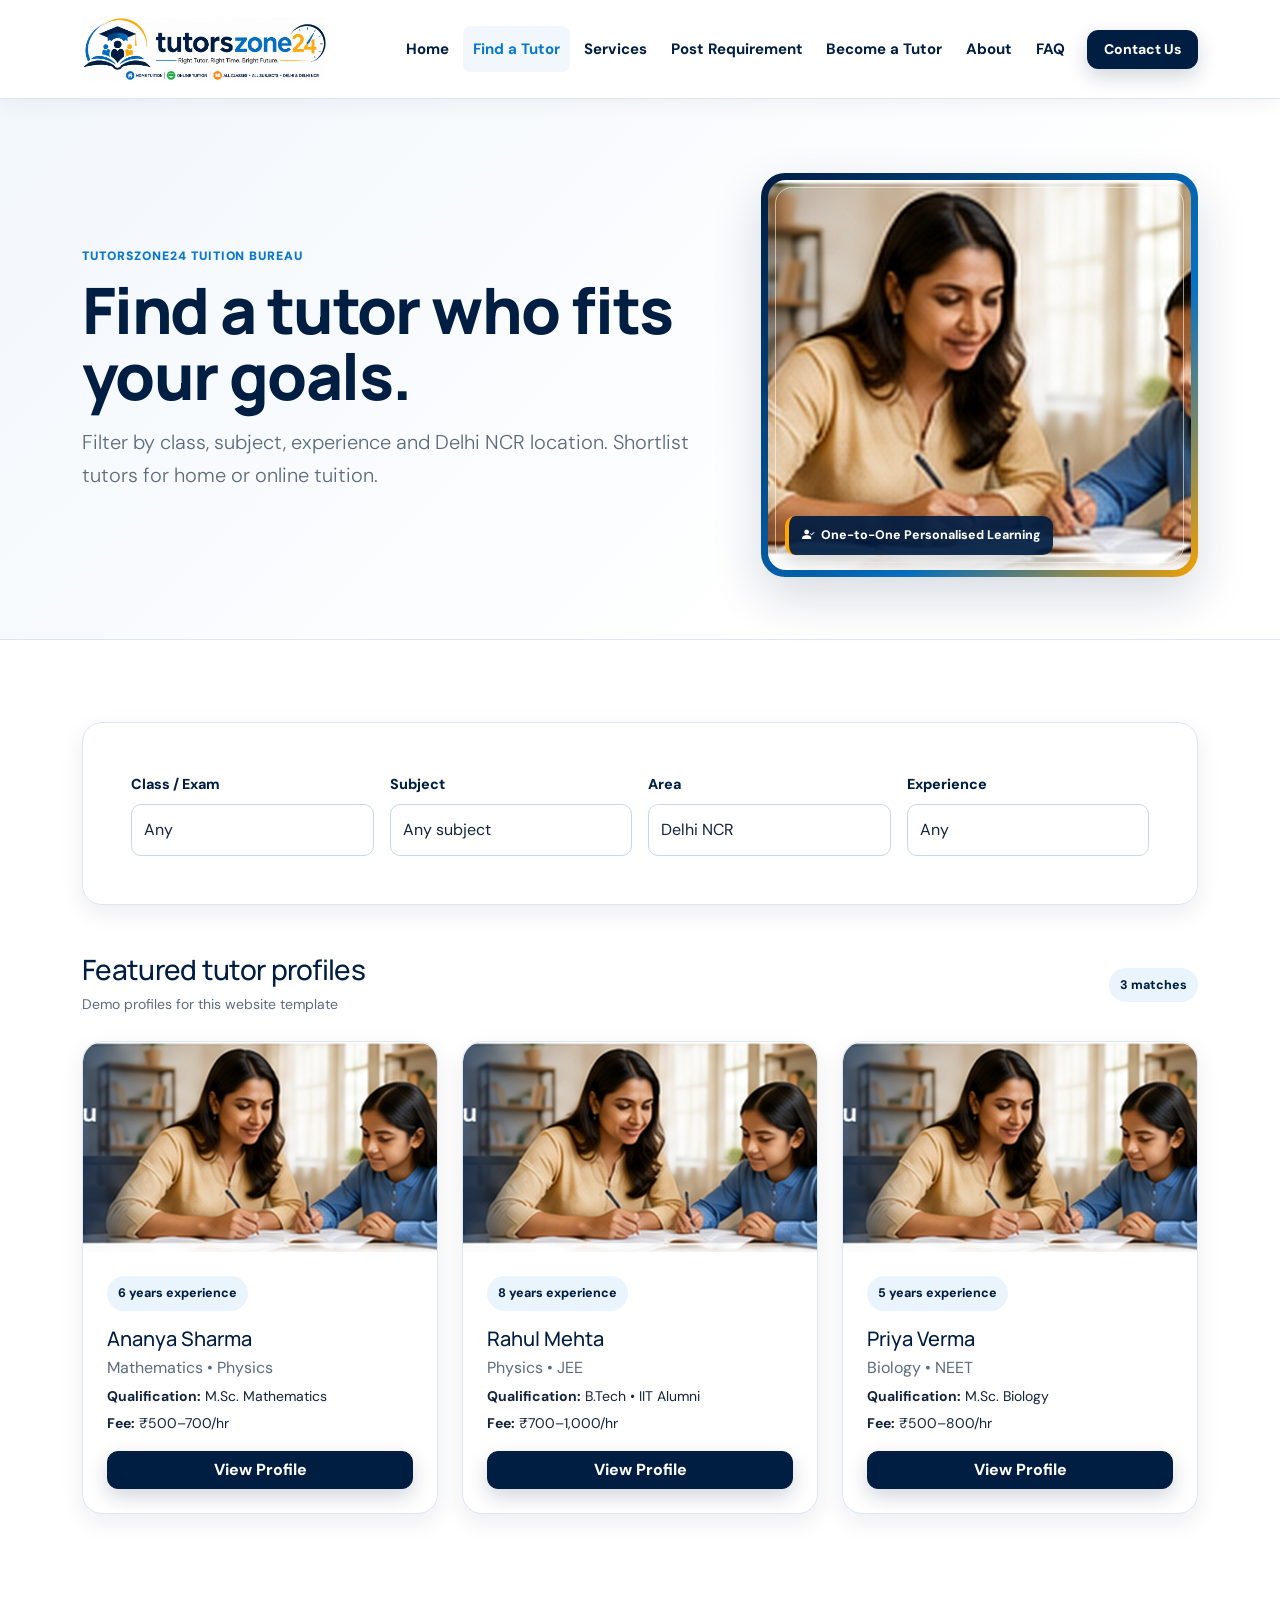
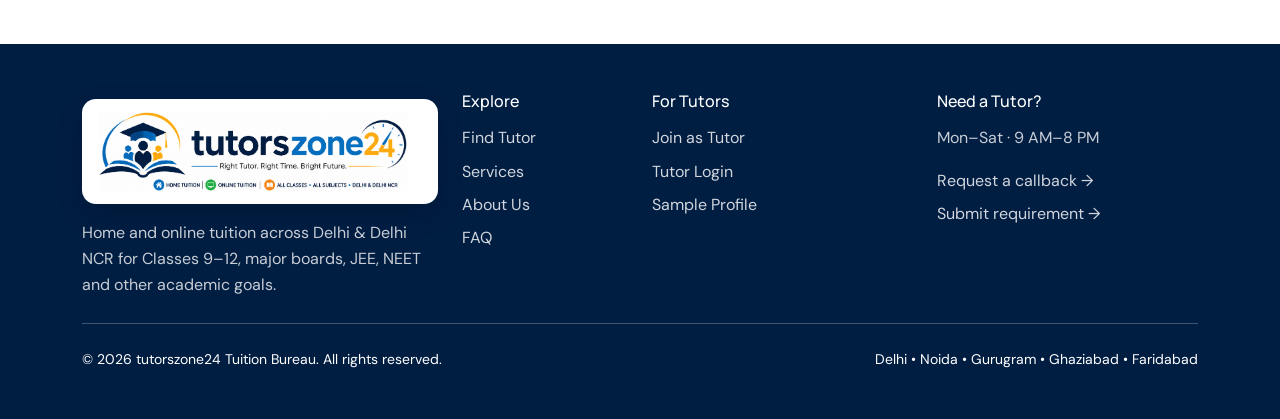
<file: find-tutor.html>
<!doctype html>
<html lang="en">
<head>
<meta charset="utf-8">
<meta name="viewport" content="width=device-width, initial-scale=1">
<meta name="description" content="tutorszone24 home and online tuition bureau serving Delhi NCR.">
<title>Find a Tutor | tutorszone24 Tuition Bureau</title>
<link href="https://cdn.jsdelivr.net/npm/bootstrap@5.3.3/dist/css/bootstrap.min.css" rel="stylesheet">
<link href="https://cdn.jsdelivr.net/npm/bootstrap-icons@1.11.3/font/bootstrap-icons.css" rel="stylesheet">
<link href="https://fonts.googleapis.com/css2?family=DM+Sans:wght@400;500;600;700&family=Manrope:wght@600;700;800&display=swap" rel="stylesheet">
<link rel="stylesheet" href="assets/css/find-tutor.css">
</head>
<body>


<nav class="navbar navbar-expand-lg sticky-top">
  <div class="container py-2">
    <a class="navbar-brand" href="index.html" aria-label="tutorszone24 Home">
      <img class="site-logo header-logo" src="assets/images/tutorszone24-logo.png" alt="tutorszone24 — Right Tutor. Right Time. Bright Future.">
    </a>
    <button class="navbar-toggler" type="button" data-bs-toggle="collapse" data-bs-target="#mainNav" aria-controls="mainNav" aria-expanded="false" aria-label="Toggle navigation">
      <span class="navbar-toggler-icon"></span>
    </button>
    <div class="collapse navbar-collapse" id="mainNav">
      <ul class="navbar-nav ms-auto align-items-lg-center gap-lg-1">
        <li class="nav-item"><a class="nav-link" href="index.html">Home</a></li>
        <li class="nav-item"><a class="nav-link" href="find-tutor.html">Find a Tutor</a></li>
        <li class="nav-item"><a class="nav-link" href="services.html">Services</a></li>
        <li class="nav-item"><a class="nav-link" href="tuition-requirements.html">Post Requirement</a></li>
        <li class="nav-item"><a class="nav-link" href="become-tutor.html">Become a Tutor</a></li>
        <li class="nav-item"><a class="nav-link" href="about.html">About</a></li>
        <li class="nav-item"><a class="nav-link" href="faq.html">FAQ</a></li>
        <li class="nav-item ms-lg-2"><a class="btn btn-brand btn-sm px-3 py-2" href="contact.html">Contact Us</a></li>
      </ul>
    </div>
  </div>
</nav>

<section class="page-hero"><div class="container"><div class="row align-items-center g-5"><div class="col-lg-7"><span class="kicker">tutorszone24 Tuition Bureau</span><h1 class="display-title mt-2">Find a tutor who fits your goals.</h1><p class="lead text-secondary mt-3">Filter by class, subject, experience and Delhi NCR location. Shortlist tutors for home or online tuition.</p></div><div class="col-lg-5"><div class="content-image-frame hero-photo-frame"><img class="hero-img" src="assets/images/find-tutor-mentor.jpg" alt="Adult tutor guiding a younger student during one-to-one study" loading="eager"><span class="image-caption"><i class="bi bi-person-check-fill me-1"></i> One-to-One Personalised Learning</span></div></div></div></div></section>
<section class="section"><div class="container"><div class="card-soft p-4 p-lg-5 mb-5"><div class="row g-3"><div class="col-md-3"><label class="form-label">Class / Exam</label><select class="form-select"><option>Any</option><option>9th</option><option>10th</option><option>11th</option><option>12th</option><option>JEE</option><option>NEET</option></select></div><div class="col-md-3"><label class="form-label">Subject</label><select class="form-select"><option>Any subject</option><option>Mathematics</option><option>Physics</option><option>Chemistry</option><option>Biology</option></select></div><div class="col-md-3"><label class="form-label">Area</label><select class="form-select"><option>Delhi NCR</option><option>South Delhi</option><option>Noida</option><option>Gurugram</option><option>Ghaziabad</option><option>Faridabad</option></select></div><div class="col-md-3"><label class="form-label">Experience</label><select class="form-select"><option>Any</option><option>3+ years</option><option>5+ years</option><option>8+ years</option></select></div></div></div><div class="d-flex justify-content-between align-items-center mb-4"><div><h3 class="mb-1">Featured tutor profiles</h3><span class="text-secondary small">Demo profiles for this website template</span></div><span class="badge-soft">3 matches</span></div><div class="row g-4"><div class="col-md-6 col-lg-4"><div class="card-soft overflow-hidden h-100"><img class="tutor-img" src="assets/images/find-tutor-mentor.jpg" alt="Adult tutor guiding a student one-to-one" loading="lazy"><div class="p-4"><span class="badge-soft">6 years experience</span><h5 class="mt-3 mb-1">Ananya Sharma</h5><p class="text-secondary mb-1">Mathematics • Physics</p><p class="small mb-1"><strong>Qualification:</strong> M.Sc. Mathematics</p><p class="small mb-3"><strong>Fee:</strong> ₹500–700/hr</p><a class="btn btn-brand w-100" href="tutor-profile.html">View Profile</a></div></div></div><div class="col-md-6 col-lg-4"><div class="card-soft overflow-hidden h-100"><img class="tutor-img" src="assets/images/find-tutor-mentor.jpg" alt="Adult tutor guiding a student one-to-one" loading="lazy"><div class="p-4"><span class="badge-soft">8 years experience</span><h5 class="mt-3 mb-1">Rahul Mehta</h5><p class="text-secondary mb-1">Physics • JEE</p><p class="small mb-1"><strong>Qualification:</strong> B.Tech • IIT Alumni</p><p class="small mb-3"><strong>Fee:</strong> ₹700–1,000/hr</p><a class="btn btn-brand w-100" href="tutor-profile.html">View Profile</a></div></div></div><div class="col-md-6 col-lg-4"><div class="card-soft overflow-hidden h-100"><img class="tutor-img" src="assets/images/find-tutor-mentor.jpg" alt="Adult tutor guiding a student one-to-one" loading="lazy"><div class="p-4"><span class="badge-soft">5 years experience</span><h5 class="mt-3 mb-1">Priya Verma</h5><p class="text-secondary mb-1">Biology • NEET</p><p class="small mb-1"><strong>Qualification:</strong> M.Sc. Biology</p><p class="small mb-3"><strong>Fee:</strong> ₹500–800/hr</p><a class="btn btn-brand w-100" href="tutor-profile.html">View Profile</a></div></div></div></div></div></section>

<footer class="footer mt-5">
  <div class="container py-5">
    <div class="row g-4">
      <div class="col-lg-4">
        <a class="footer-logo-wrap mb-3" href="index.html" aria-label="tutorszone24 Home">
          <img class="site-logo footer-logo" src="assets/images/tutorszone24-logo.png" alt="tutorszone24">
        </a>
        <p class="mt-3 mb-0">Home and online tuition across Delhi & Delhi NCR for Classes 9–12, major boards, JEE, NEET and other academic goals.</p>
      </div>
      <div class="col-6 col-lg-2"><h6>Explore</h6><a href="find-tutor.html">Find Tutor</a><a href="services.html">Services</a><a href="about.html">About Us</a><a href="faq.html">FAQ</a></div>
      <div class="col-6 col-lg-3"><h6>For Tutors</h6><a href="become-tutor.html">Join as Tutor</a><a href="login-register.html">Tutor Login</a><a href="tutor-profile.html">Sample Profile</a></div>
      <div class="col-lg-3"><h6>Need a Tutor?</h6><p>Mon–Sat · 9 AM–8 PM</p><a href="contact.html">Request a callback →</a><a href="tuition-requirements.html">Submit requirement →</a></div>
    </div>
    <hr class="border-light opacity-25 my-4">
    <div class="d-flex flex-column flex-md-row justify-content-between gap-2 small">
      <span>© <span data-year></span> tutorszone24 Tuition Bureau. All rights reserved.</span>
      <span>Delhi • Noida • Gurugram • Ghaziabad • Faridabad</span>
    </div>
  </div>
</footer>
<script src="https://cdn.jsdelivr.net/npm/bootstrap@5.3.3/dist/js/bootstrap.bundle.min.js"></script>
<script src="assets/js/main.js"></script>
</body></html>
</file>
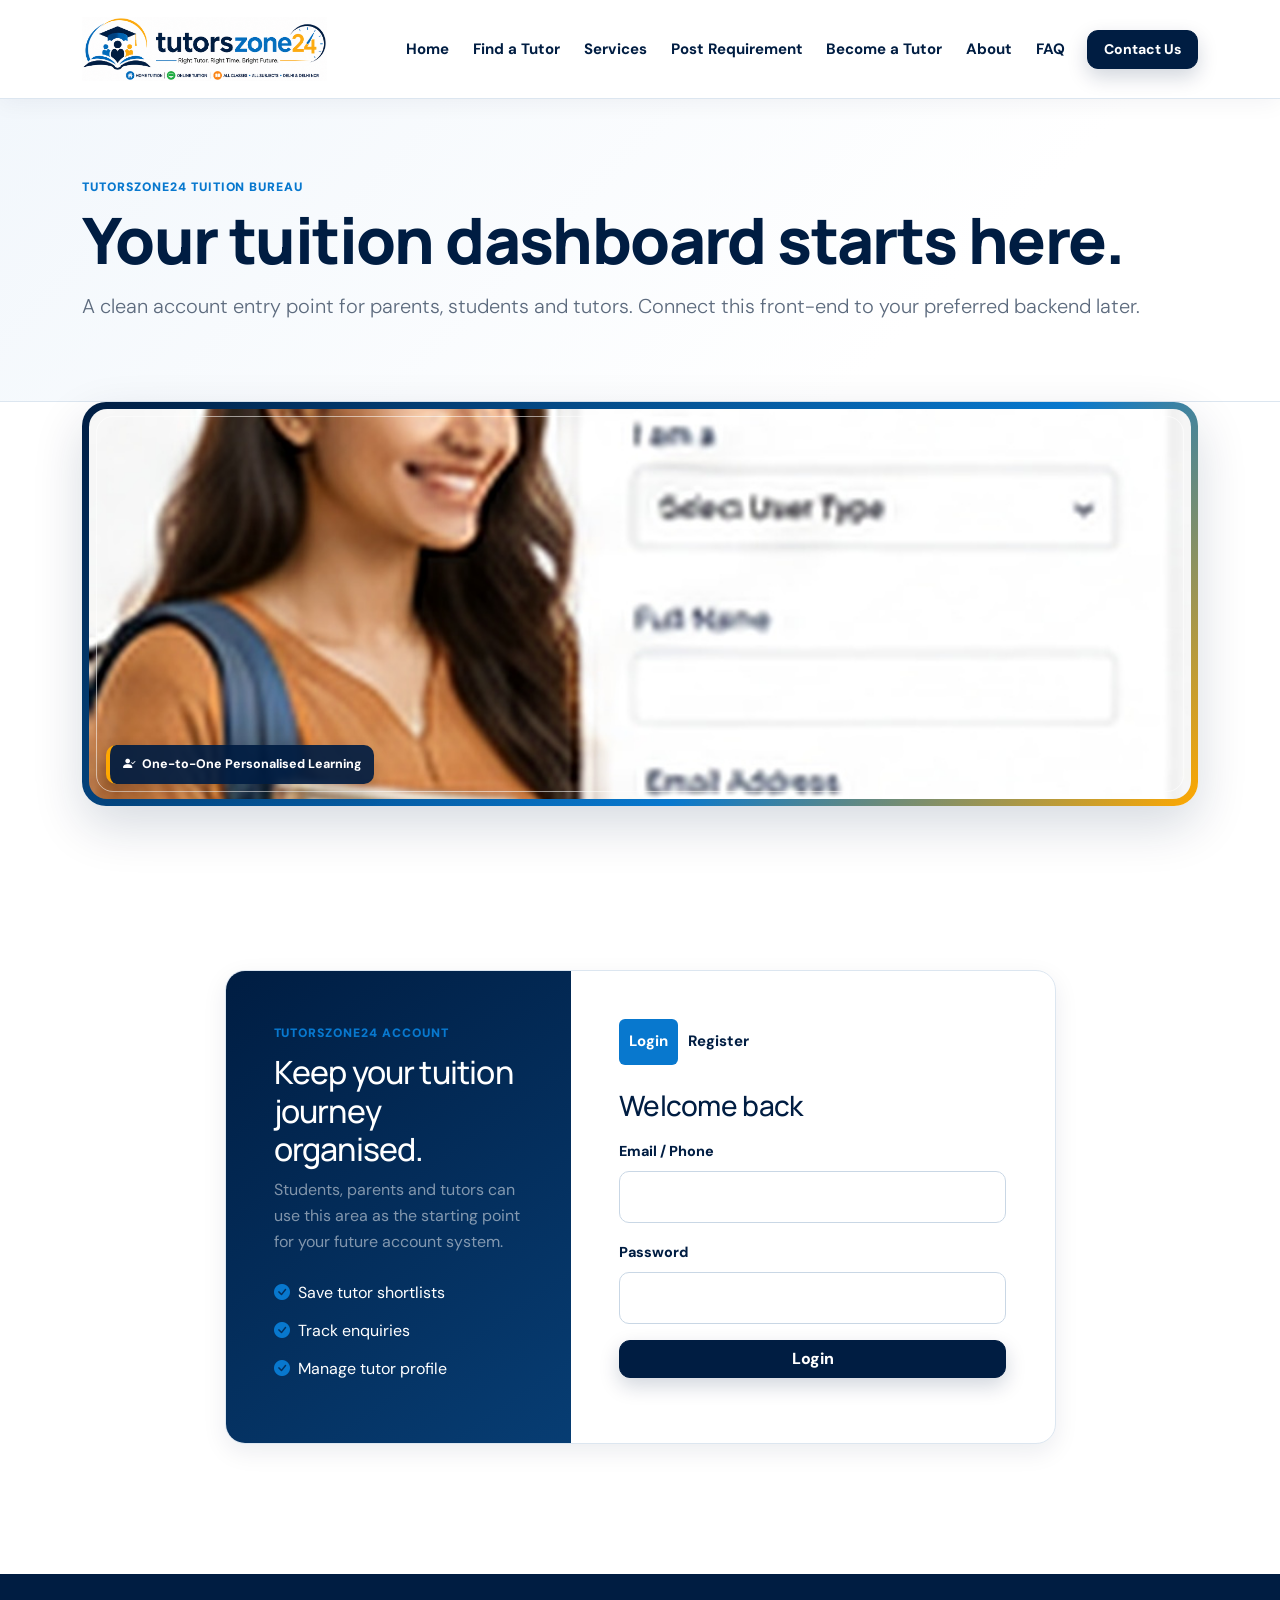
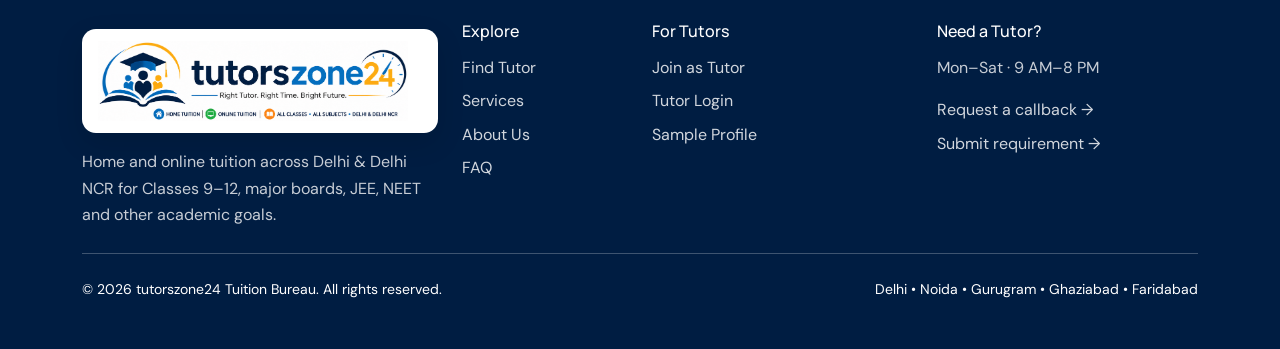
<file: login-register.html>
<!doctype html>
<html lang="en">
<head>
<meta charset="utf-8">
<meta name="viewport" content="width=device-width, initial-scale=1">
<meta name="description" content="tutorszone24 home and online tuition bureau serving Delhi NCR.">
<title>Login / Register | tutorszone24 Tuition Bureau</title>
<link href="https://cdn.jsdelivr.net/npm/bootstrap@5.3.3/dist/css/bootstrap.min.css" rel="stylesheet">
<link href="https://cdn.jsdelivr.net/npm/bootstrap-icons@1.11.3/font/bootstrap-icons.css" rel="stylesheet">
<link href="https://fonts.googleapis.com/css2?family=DM+Sans:wght@400;500;600;700&family=Manrope:wght@600;700;800&display=swap" rel="stylesheet">
<link rel="stylesheet" href="assets/css/login-register.css">
</head>
<body>


<nav class="navbar navbar-expand-lg sticky-top">
  <div class="container py-2">
    <a class="navbar-brand" href="index.html" aria-label="tutorszone24 Home">
      <img class="site-logo header-logo" src="assets/images/tutorszone24-logo.png" alt="tutorszone24 — Right Tutor. Right Time. Bright Future.">
    </a>
    <button class="navbar-toggler" type="button" data-bs-toggle="collapse" data-bs-target="#mainNav" aria-controls="mainNav" aria-expanded="false" aria-label="Toggle navigation">
      <span class="navbar-toggler-icon"></span>
    </button>
    <div class="collapse navbar-collapse" id="mainNav">
      <ul class="navbar-nav ms-auto align-items-lg-center gap-lg-1">
        <li class="nav-item"><a class="nav-link" href="index.html">Home</a></li>
        <li class="nav-item"><a class="nav-link" href="find-tutor.html">Find a Tutor</a></li>
        <li class="nav-item"><a class="nav-link" href="services.html">Services</a></li>
        <li class="nav-item"><a class="nav-link" href="tuition-requirements.html">Post Requirement</a></li>
        <li class="nav-item"><a class="nav-link" href="become-tutor.html">Become a Tutor</a></li>
        <li class="nav-item"><a class="nav-link" href="about.html">About</a></li>
        <li class="nav-item"><a class="nav-link" href="faq.html">FAQ</a></li>
        <li class="nav-item ms-lg-2"><a class="btn btn-brand btn-sm px-3 py-2" href="contact.html">Contact Us</a></li>
      </ul>
    </div>
  </div>
</nav>

<section class="page-hero"><div class="container"><div class="row align-items-center g-5"><div class="col-lg-12"><span class="kicker">tutorszone24 Tuition Bureau</span><h1 class="display-title mt-2">Your tuition dashboard starts here.</h1><p class="lead text-secondary mt-3">A clean account entry point for parents, students and tutors. Connect this front-end to your preferred backend later.</p></div></div></div></section>
<section class="section pt-0"><div class="container"><div class="content-image-frame"><img src="assets/images/login-online-learning.jpg" alt="Student learning with a teacher through an online tutoring session" loading="lazy"><span class="image-caption"><i class="bi bi-person-check-fill me-1"></i> One-to-One Personalised Learning</span></div></div></section>
<section class="section"><div class="container"><div class="row justify-content-center"><div class="col-xl-9"><div class="card-soft overflow-hidden"><div class="row g-0"><div class="col-lg-5 login-panel p-5"><span class="kicker">tutorszone24 account</span><h2 class="mt-2">Keep your tuition journey organised.</h2><p class="text-white-50">Students, parents and tutors can use this area as the starting point for your future account system.</p><ul class="list-check mt-4"><li class="text-white"><i class="bi bi-check-circle-fill"></i>Save tutor shortlists</li><li class="text-white"><i class="bi bi-check-circle-fill"></i>Track enquiries</li><li class="text-white"><i class="bi bi-check-circle-fill"></i>Manage tutor profile</li></ul></div><div class="col-lg-7 p-4 p-lg-5"><ul class="nav nav-pills mb-4" id="authTabs"><li class="nav-item"><button class="nav-link active" data-bs-toggle="pill" data-bs-target="#login">Login</button></li><li class="nav-item"><button class="nav-link" data-bs-toggle="pill" data-bs-target="#register">Register</button></li></ul><div class="tab-content"><div class="tab-pane fade show active" id="login"><h3>Welcome back</h3><form class="needs-demo mt-3"><label class="form-label">Email / Phone</label><input class="form-control mb-3" required><label class="form-label">Password</label><input type="password" class="form-control mb-3" required><button class="btn btn-brand w-100" type="submit">Login</button></form></div><div class="tab-pane fade" id="register"><h3>Create an account</h3><form class="needs-demo row g-3 mt-1"><div class="col-md-6"><label class="form-label">Name</label><input class="form-control" required></div><div class="col-md-6"><label class="form-label">Role</label><select class="form-select"><option>Parent / Student</option><option>Tutor</option></select></div><div class="col-12"><label class="form-label">Email</label><input type="email" class="form-control" required></div><div class="col-12"><label class="form-label">Phone</label><input class="form-control" required></div><div class="col-12"><button class="btn btn-accent w-100" type="submit">Create Account</button></div></form></div></div></div></div></div></div></section>

<footer class="footer mt-5">
  <div class="container py-5">
    <div class="row g-4">
      <div class="col-lg-4">
        <a class="footer-logo-wrap mb-3" href="index.html" aria-label="tutorszone24 Home">
          <img class="site-logo footer-logo" src="assets/images/tutorszone24-logo.png" alt="tutorszone24">
        </a>
        <p class="mt-3 mb-0">Home and online tuition across Delhi & Delhi NCR for Classes 9–12, major boards, JEE, NEET and other academic goals.</p>
      </div>
      <div class="col-6 col-lg-2"><h6>Explore</h6><a href="find-tutor.html">Find Tutor</a><a href="services.html">Services</a><a href="about.html">About Us</a><a href="faq.html">FAQ</a></div>
      <div class="col-6 col-lg-3"><h6>For Tutors</h6><a href="become-tutor.html">Join as Tutor</a><a href="login-register.html">Tutor Login</a><a href="tutor-profile.html">Sample Profile</a></div>
      <div class="col-lg-3"><h6>Need a Tutor?</h6><p>Mon–Sat · 9 AM–8 PM</p><a href="contact.html">Request a callback →</a><a href="tuition-requirements.html">Submit requirement →</a></div>
    </div>
    <hr class="border-light opacity-25 my-4">
    <div class="d-flex flex-column flex-md-row justify-content-between gap-2 small">
      <span>© <span data-year></span> tutorszone24 Tuition Bureau. All rights reserved.</span>
      <span>Delhi • Noida • Gurugram • Ghaziabad • Faridabad</span>
    </div>
  </div>
</footer>
<script src="https://cdn.jsdelivr.net/npm/bootstrap@5.3.3/dist/js/bootstrap.bundle.min.js"></script>
<script src="assets/js/main.js"></script>
</body></html>
</file>
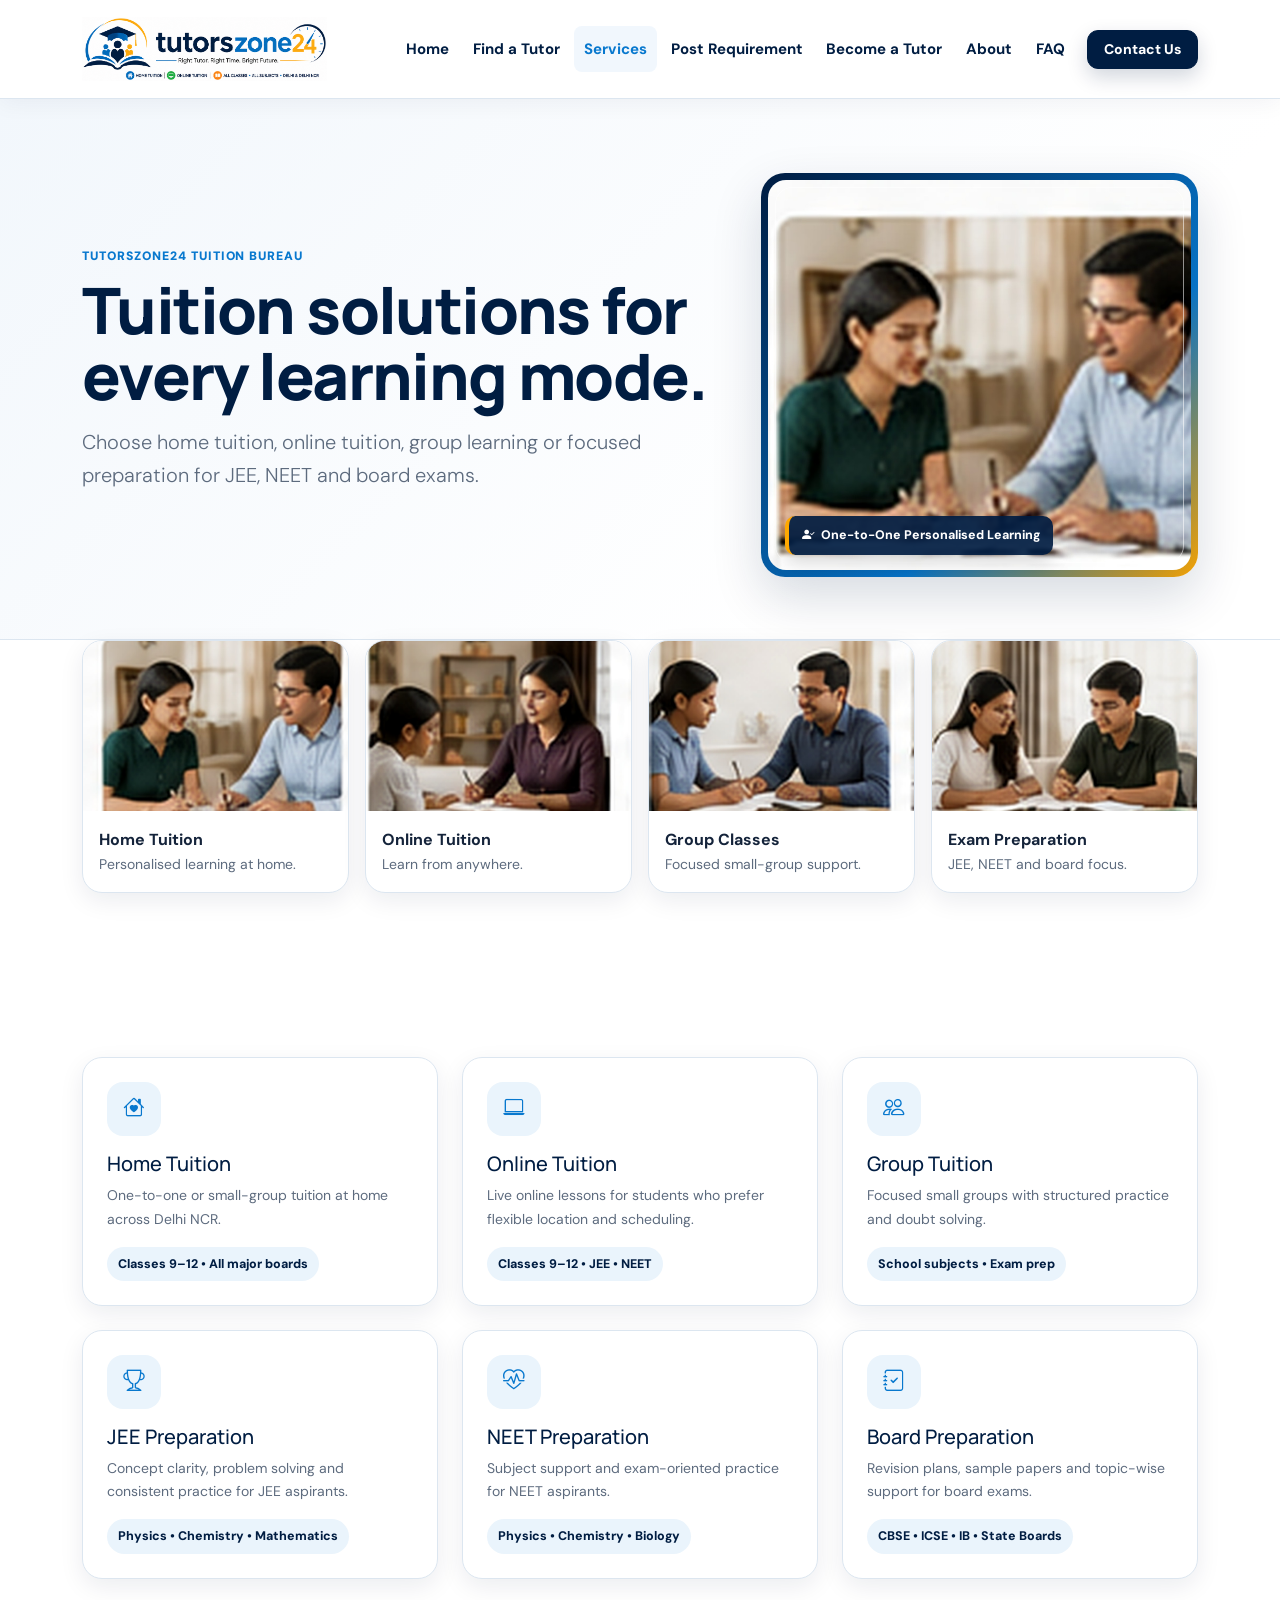
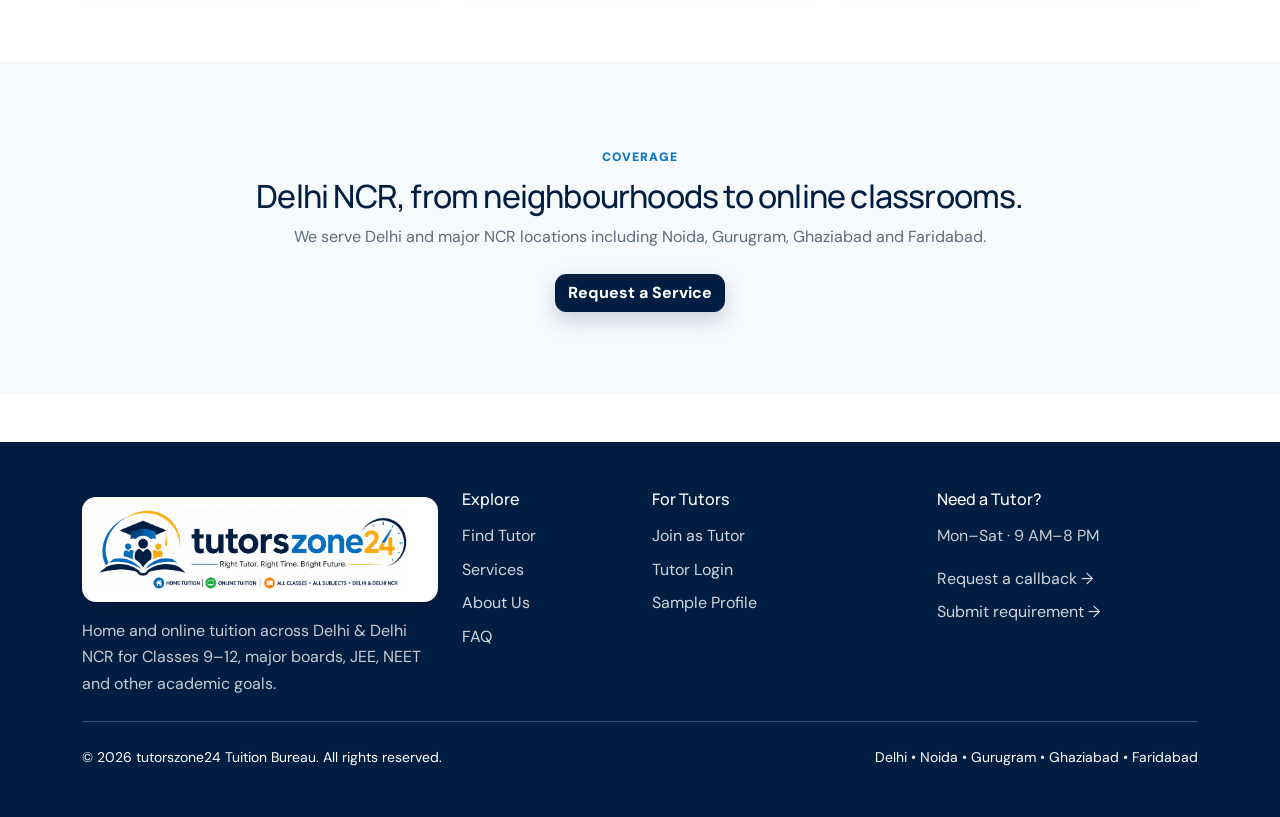
<file: services.html>
<!doctype html>
<html lang="en">
<head>
<meta charset="utf-8">
<meta name="viewport" content="width=device-width, initial-scale=1">
<meta name="description" content="tutorszone24 home and online tuition bureau serving Delhi NCR.">
<title>Services | tutorszone24 Tuition Bureau</title>
<link href="https://cdn.jsdelivr.net/npm/bootstrap@5.3.3/dist/css/bootstrap.min.css" rel="stylesheet">
<link href="https://cdn.jsdelivr.net/npm/bootstrap-icons@1.11.3/font/bootstrap-icons.css" rel="stylesheet">
<link href="https://fonts.googleapis.com/css2?family=DM+Sans:wght@400;500;600;700&family=Manrope:wght@600;700;800&display=swap" rel="stylesheet">
<link rel="stylesheet" href="assets/css/services.css">
</head>
<body>


<nav class="navbar navbar-expand-lg sticky-top">
  <div class="container py-2">
    <a class="navbar-brand" href="index.html" aria-label="tutorszone24 Home">
      <img class="site-logo header-logo" src="assets/images/tutorszone24-logo.png" alt="tutorszone24 — Right Tutor. Right Time. Bright Future.">
    </a>
    <button class="navbar-toggler" type="button" data-bs-toggle="collapse" data-bs-target="#mainNav" aria-controls="mainNav" aria-expanded="false" aria-label="Toggle navigation">
      <span class="navbar-toggler-icon"></span>
    </button>
    <div class="collapse navbar-collapse" id="mainNav">
      <ul class="navbar-nav ms-auto align-items-lg-center gap-lg-1">
        <li class="nav-item"><a class="nav-link" href="index.html">Home</a></li>
        <li class="nav-item"><a class="nav-link" href="find-tutor.html">Find a Tutor</a></li>
        <li class="nav-item"><a class="nav-link" href="services.html">Services</a></li>
        <li class="nav-item"><a class="nav-link" href="tuition-requirements.html">Post Requirement</a></li>
        <li class="nav-item"><a class="nav-link" href="become-tutor.html">Become a Tutor</a></li>
        <li class="nav-item"><a class="nav-link" href="about.html">About</a></li>
        <li class="nav-item"><a class="nav-link" href="faq.html">FAQ</a></li>
        <li class="nav-item ms-lg-2"><a class="btn btn-brand btn-sm px-3 py-2" href="contact.html">Contact Us</a></li>
      </ul>
    </div>
  </div>
</nav>

<section class="page-hero"><div class="container"><div class="row align-items-center g-5"><div class="col-lg-7"><span class="kicker">tutorszone24 Tuition Bureau</span><h1 class="display-title mt-2">Tuition solutions for every learning mode.</h1><p class="lead text-secondary mt-3">Choose home tuition, online tuition, group learning or focused preparation for JEE, NEET and board exams.</p></div><div class="col-lg-5"><div class="content-image-frame hero-photo-frame"><img class="hero-img" src="assets/images/service-home.jpg" alt="Indian home tutor teaching a student one-to-one" loading="eager"><span class="image-caption"><i class="bi bi-person-check-fill me-1"></i> One-to-One Personalised Learning</span></div></div></div></div></section>
<section class="section pt-0"><div class="container"><div class="row g-3">
<div class="col-6 col-lg-3"><div class="card-soft overflow-hidden"><img class="service-photo" src="assets/images/service-home.jpg" alt="Indian home tutor teaching a student one-to-one" loading="lazy"><div class="p-3"><strong>Home Tuition</strong><p class="small text-secondary mb-0">Personalised learning at home.</p></div></div></div>
<div class="col-6 col-lg-3"><div class="card-soft overflow-hidden"><img class="service-photo" src="assets/images/service-online.jpg" alt="Online tutoring and digital learning" loading="lazy"><div class="p-3"><strong>Online Tuition</strong><p class="small text-secondary mb-0">Learn from anywhere.</p></div></div></div>
<div class="col-6 col-lg-3"><div class="card-soft overflow-hidden"><img class="service-photo" src="assets/images/service-group.jpg" alt="Small group tuition session" loading="lazy"><div class="p-3"><strong>Group Classes</strong><p class="small text-secondary mb-0">Focused small-group support.</p></div></div></div>
<div class="col-6 col-lg-3"><div class="card-soft overflow-hidden"><img class="service-photo" src="assets/images/service-exam.jpg" alt="Exam preparation tutoring" loading="lazy"><div class="p-3"><strong>Exam Preparation</strong><p class="small text-secondary mb-0">JEE, NEET and board focus.</p></div></div></div>
</div></div></section>
<section class="section"><div class="container"><div class="row g-4"><div class="col-md-6 col-lg-4"><div class="card-soft p-4 h-100"><div class="icon-box mb-3"><i class="bi bi-house-heart"></i></div><h5>Home Tuition</h5><p class="text-secondary small">One-to-one or small-group tuition at home across Delhi NCR.</p><span class="badge-soft">Classes 9–12 • All major boards</span></div></div><div class="col-md-6 col-lg-4"><div class="card-soft p-4 h-100"><div class="icon-box mb-3"><i class="bi bi-laptop"></i></div><h5>Online Tuition</h5><p class="text-secondary small">Live online lessons for students who prefer flexible location and scheduling.</p><span class="badge-soft">Classes 9–12 • JEE • NEET</span></div></div><div class="col-md-6 col-lg-4"><div class="card-soft p-4 h-100"><div class="icon-box mb-3"><i class="bi bi-people"></i></div><h5>Group Tuition</h5><p class="text-secondary small">Focused small groups with structured practice and doubt solving.</p><span class="badge-soft">School subjects • Exam prep</span></div></div><div class="col-md-6 col-lg-4"><div class="card-soft p-4 h-100"><div class="icon-box mb-3"><i class="bi bi-trophy"></i></div><h5>JEE Preparation</h5><p class="text-secondary small">Concept clarity, problem solving and consistent practice for JEE aspirants.</p><span class="badge-soft">Physics • Chemistry • Mathematics</span></div></div><div class="col-md-6 col-lg-4"><div class="card-soft p-4 h-100"><div class="icon-box mb-3"><i class="bi bi-heart-pulse"></i></div><h5>NEET Preparation</h5><p class="text-secondary small">Subject support and exam-oriented practice for NEET aspirants.</p><span class="badge-soft">Physics • Chemistry • Biology</span></div></div><div class="col-md-6 col-lg-4"><div class="card-soft p-4 h-100"><div class="icon-box mb-3"><i class="bi bi-journal-check"></i></div><h5>Board Preparation</h5><p class="text-secondary small">Revision plans, sample papers and topic-wise support for board exams.</p><span class="badge-soft">CBSE • ICSE • IB • State Boards</span></div></div></div></div></section><section class="section bg-light-subtle"><div class="container text-center"><span class="kicker">Coverage</span><h2 class="mt-2">Delhi NCR, from neighbourhoods to online classrooms.</h2><p class="text-secondary mb-4">We serve Delhi and major NCR locations including Noida, Gurugram, Ghaziabad and Faridabad.</p><a class="btn btn-brand" href="tuition-requirements.html">Request a Service</a></div></section>

<footer class="footer mt-5">
  <div class="container py-5">
    <div class="row g-4">
      <div class="col-lg-4">
        <a class="footer-logo-wrap mb-3" href="index.html" aria-label="tutorszone24 Home">
          <img class="site-logo footer-logo" src="assets/images/tutorszone24-logo.png" alt="tutorszone24">
        </a>
        <p class="mt-3 mb-0">Home and online tuition across Delhi & Delhi NCR for Classes 9–12, major boards, JEE, NEET and other academic goals.</p>
      </div>
      <div class="col-6 col-lg-2"><h6>Explore</h6><a href="find-tutor.html">Find Tutor</a><a href="services.html">Services</a><a href="about.html">About Us</a><a href="faq.html">FAQ</a></div>
      <div class="col-6 col-lg-3"><h6>For Tutors</h6><a href="become-tutor.html">Join as Tutor</a><a href="login-register.html">Tutor Login</a><a href="tutor-profile.html">Sample Profile</a></div>
      <div class="col-lg-3"><h6>Need a Tutor?</h6><p>Mon–Sat · 9 AM–8 PM</p><a href="contact.html">Request a callback →</a><a href="tuition-requirements.html">Submit requirement →</a></div>
    </div>
    <hr class="border-light opacity-25 my-4">
    <div class="d-flex flex-column flex-md-row justify-content-between gap-2 small">
      <span>© <span data-year></span> tutorszone24 Tuition Bureau. All rights reserved.</span>
      <span>Delhi • Noida • Gurugram • Ghaziabad • Faridabad</span>
    </div>
  </div>
</footer>
<script src="https://cdn.jsdelivr.net/npm/bootstrap@5.3.3/dist/js/bootstrap.bundle.min.js"></script>
<script src="assets/js/main.js"></script>
</body></html>
</file>
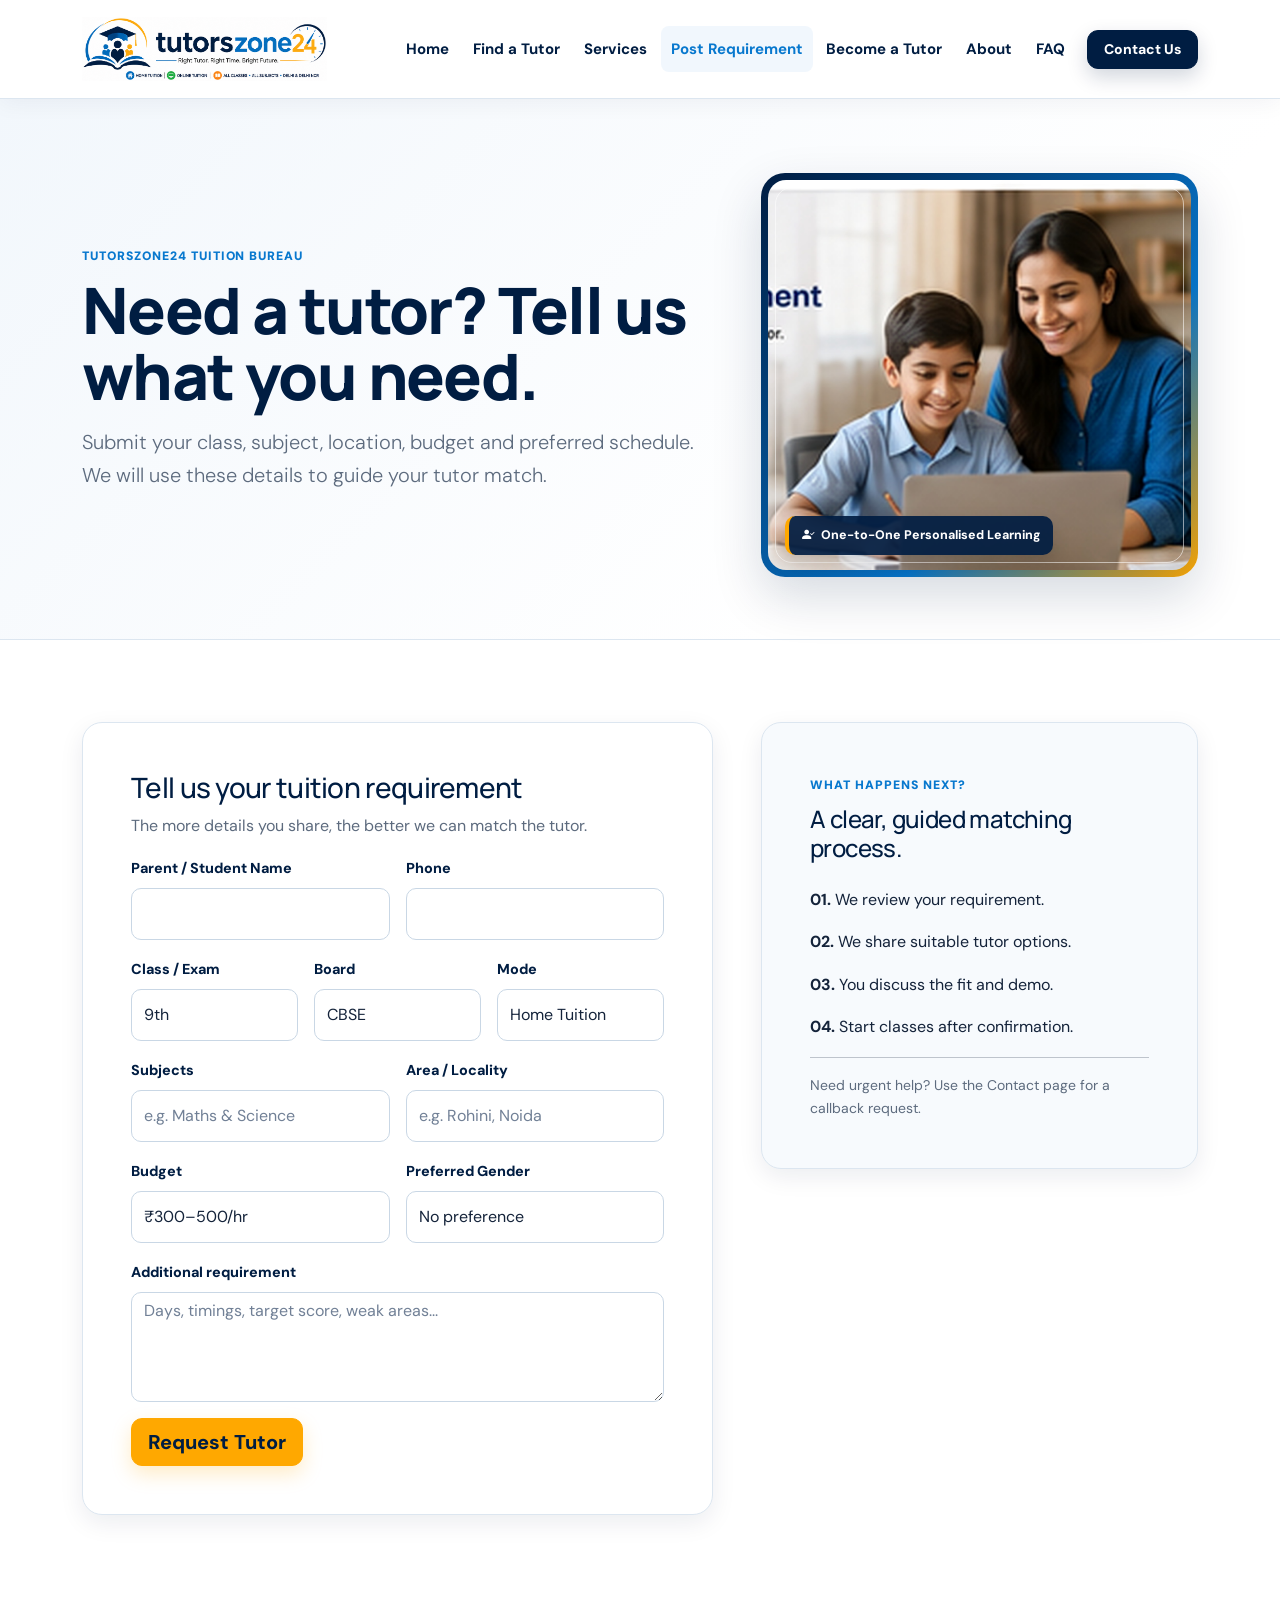
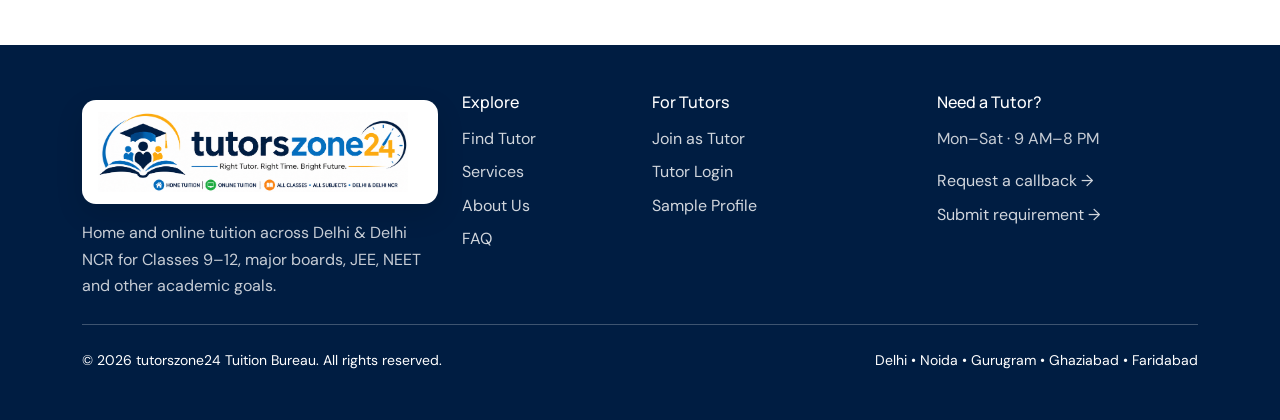
<file: tuition-requirements.html>
<!doctype html>
<html lang="en">
<head>
<meta charset="utf-8">
<meta name="viewport" content="width=device-width, initial-scale=1">
<meta name="description" content="tutorszone24 home and online tuition bureau serving Delhi NCR.">
<title>Tuition Requirements | tutorszone24 Tuition Bureau</title>
<link href="https://cdn.jsdelivr.net/npm/bootstrap@5.3.3/dist/css/bootstrap.min.css" rel="stylesheet">
<link href="https://cdn.jsdelivr.net/npm/bootstrap-icons@1.11.3/font/bootstrap-icons.css" rel="stylesheet">
<link href="https://fonts.googleapis.com/css2?family=DM+Sans:wght@400;500;600;700&family=Manrope:wght@600;700;800&display=swap" rel="stylesheet">
<link rel="stylesheet" href="assets/css/tuition-requirements.css">
</head>
<body>


<nav class="navbar navbar-expand-lg sticky-top">
  <div class="container py-2">
    <a class="navbar-brand" href="index.html" aria-label="tutorszone24 Home">
      <img class="site-logo header-logo" src="assets/images/tutorszone24-logo.png" alt="tutorszone24 — Right Tutor. Right Time. Bright Future.">
    </a>
    <button class="navbar-toggler" type="button" data-bs-toggle="collapse" data-bs-target="#mainNav" aria-controls="mainNav" aria-expanded="false" aria-label="Toggle navigation">
      <span class="navbar-toggler-icon"></span>
    </button>
    <div class="collapse navbar-collapse" id="mainNav">
      <ul class="navbar-nav ms-auto align-items-lg-center gap-lg-1">
        <li class="nav-item"><a class="nav-link" href="index.html">Home</a></li>
        <li class="nav-item"><a class="nav-link" href="find-tutor.html">Find a Tutor</a></li>
        <li class="nav-item"><a class="nav-link" href="services.html">Services</a></li>
        <li class="nav-item"><a class="nav-link" href="tuition-requirements.html">Post Requirement</a></li>
        <li class="nav-item"><a class="nav-link" href="become-tutor.html">Become a Tutor</a></li>
        <li class="nav-item"><a class="nav-link" href="about.html">About</a></li>
        <li class="nav-item"><a class="nav-link" href="faq.html">FAQ</a></li>
        <li class="nav-item ms-lg-2"><a class="btn btn-brand btn-sm px-3 py-2" href="contact.html">Contact Us</a></li>
      </ul>
    </div>
  </div>
</nav>

<section class="page-hero"><div class="container"><div class="row align-items-center g-5"><div class="col-lg-7"><span class="kicker">tutorszone24 Tuition Bureau</span><h1 class="display-title mt-2">Need a tutor? Tell us what you need.</h1><p class="lead text-secondary mt-3">Submit your class, subject, location, budget and preferred schedule. We will use these details to guide your tutor match.</p></div><div class="col-lg-5"><div class="content-image-frame hero-photo-frame"><img class="hero-img" src="assets/images/tuition-requirement.jpg" alt="Home tutor helping a schoolchild with homework" loading="eager"><span class="image-caption"><i class="bi bi-person-check-fill me-1"></i> One-to-One Personalised Learning</span></div></div></div></div></section>
<section class="section"><div class="container"><div class="row g-5"><div class="col-lg-7"><div class="card-soft p-4 p-lg-5"><h3>Tell us your tuition requirement</h3><p class="text-secondary">The more details you share, the better we can match the tutor.</p><form class="needs-demo row g-3"><div class="col-md-6"><label class="form-label">Parent / Student Name</label><input class="form-control" required></div><div class="col-md-6"><label class="form-label">Phone</label><input class="form-control" required></div><div class="col-md-4"><label class="form-label">Class / Exam</label><select class="form-select"><option>9th</option><option>10th</option><option>11th</option><option>12th</option><option>JEE</option><option>NEET</option></select></div><div class="col-md-4"><label class="form-label">Board</label><select class="form-select"><option>CBSE</option><option>ICSE</option><option>IB</option><option>State Board</option><option>Other</option></select></div><div class="col-md-4"><label class="form-label">Mode</label><select class="form-select"><option>Home Tuition</option><option>Online</option><option>Both</option></select></div><div class="col-md-6"><label class="form-label">Subjects</label><input class="form-control" placeholder="e.g. Maths & Science" required></div><div class="col-md-6"><label class="form-label">Area / Locality</label><input class="form-control" placeholder="e.g. Rohini, Noida" required></div><div class="col-md-6"><label class="form-label">Budget</label><select class="form-select"><option>₹300–500/hr</option><option>₹500–800/hr</option><option>₹800–1,200/hr</option><option>Flexible</option></select></div><div class="col-md-6"><label class="form-label">Preferred Gender</label><select class="form-select"><option>No preference</option><option>Female tutor</option><option>Male tutor</option></select></div><div class="col-12"><label class="form-label">Additional requirement</label><textarea class="form-control" rows="4" placeholder="Days, timings, target score, weak areas..."></textarea></div><div class="col-12"><button class="btn btn-accent btn-lg" type="submit">Request Tutor</button></div></form></div></div><div class="col-lg-5"><div class="card-soft p-4 p-lg-5 bg-light-subtle"><span class="kicker">What happens next?</span><h4 class="mt-2">A clear, guided matching process.</h4><div class="mt-4"><p><strong>01.</strong> We review your requirement.</p><p><strong>02.</strong> We share suitable tutor options.</p><p><strong>03.</strong> You discuss the fit and demo.</p><p><strong>04.</strong> Start classes after confirmation.</p></div><hr><p class="small text-secondary mb-0">Need urgent help? Use the Contact page for a callback request.</p></div></div></div></div></section>

<footer class="footer mt-5">
  <div class="container py-5">
    <div class="row g-4">
      <div class="col-lg-4">
        <a class="footer-logo-wrap mb-3" href="index.html" aria-label="tutorszone24 Home">
          <img class="site-logo footer-logo" src="assets/images/tutorszone24-logo.png" alt="tutorszone24">
        </a>
        <p class="mt-3 mb-0">Home and online tuition across Delhi & Delhi NCR for Classes 9–12, major boards, JEE, NEET and other academic goals.</p>
      </div>
      <div class="col-6 col-lg-2"><h6>Explore</h6><a href="find-tutor.html">Find Tutor</a><a href="services.html">Services</a><a href="about.html">About Us</a><a href="faq.html">FAQ</a></div>
      <div class="col-6 col-lg-3"><h6>For Tutors</h6><a href="become-tutor.html">Join as Tutor</a><a href="login-register.html">Tutor Login</a><a href="tutor-profile.html">Sample Profile</a></div>
      <div class="col-lg-3"><h6>Need a Tutor?</h6><p>Mon–Sat · 9 AM–8 PM</p><a href="contact.html">Request a callback →</a><a href="tuition-requirements.html">Submit requirement →</a></div>
    </div>
    <hr class="border-light opacity-25 my-4">
    <div class="d-flex flex-column flex-md-row justify-content-between gap-2 small">
      <span>© <span data-year></span> tutorszone24 Tuition Bureau. All rights reserved.</span>
      <span>Delhi • Noida • Gurugram • Ghaziabad • Faridabad</span>
    </div>
  </div>
</footer>
<script src="https://cdn.jsdelivr.net/npm/bootstrap@5.3.3/dist/js/bootstrap.bundle.min.js"></script>
<script src="assets/js/main.js"></script>
</body></html>
</file>
<file: assets/css/home.css>
:root {
  --primary: #001d42;
  --blue: #0878ce;
  --accent: #ffa800;
  --success: #10b447;
  --ink: #14233a;
  --muted: #5d6b7e;
  --soft: #f4f8fc;
  --white: #ffffff;
  --line: #dce6f0;
  --shadow: 0 18px 55px rgba(0, 29, 66, 0.12);
  --shadow-sm: 0 8px 24px rgba(0, 29, 66, 0.08);
}
* {
  box-sizing: border-box;
}
html {
  scroll-behavior: smooth;
}
body {
  margin: 0;
  font-family: "DM Sans", Arial, sans-serif;
  color: var(--ink);
  background: #fff;
  line-height: 1.65;
  overflow-x: hidden;
}
h1,
h2,
h3,
h4,
h5,
h6,
.navbar-brand {
  font-family: "Manrope", Arial, sans-serif;
  color: var(--primary);
}
h1,
h2,
h3,
h4 {
  letter-spacing: -0.025em;
}
a {
  text-decoration: none;
}
.navbar {
  background: rgba(255, 255, 255, 0.98) !important;
  border-bottom: 1px solid var(--line) !important;
  box-shadow: 0 4px 22px rgba(0, 29, 66, 0.05);
  z-index: 1030;
}
.navbar .container {
  min-height: 82px;
}
.site-logo {
  display: block;
  width: auto;
  height: auto;
  object-fit: contain;
  object-position: center;
}
.header-logo {
  width: 245px;
  max-width: 100%;
  max-height: 68px;
}
.navbar-brand {
  padding: 0;
  margin: 0;
  display: flex;
  align-items: center;
}
.nav-link {
  color: var(--primary) !important;
  font-size: 0.94rem;
  font-weight: 700;
  padding: 0.65rem 0.62rem !important;
  border-radius: 8px;
  white-space: nowrap;
}
.nav-link:hover,
.nav-link.active {
  color: var(--blue) !important;
  background: #f1f7fd;
}
.navbar-toggler {
  border-color: var(--line);
}
.navbar-toggler:focus {
  box-shadow: 0 0 0 0.2rem rgba(8, 120, 206, 0.15);
}
.btn {
  font-weight: 800;
  border-radius: 11px;
  transition:
    transform 0.2s ease,
    box-shadow 0.2s ease,
    background 0.2s ease;
}
.btn:hover {
  transform: translateY(-1px);
}
.btn-brand {
  background: var(--primary);
  border-color: var(--primary);
  color: #fff !important;
  box-shadow: 0 8px 20px rgba(0, 29, 66, 0.18);
}
.btn-brand:hover {
  background: var(--blue);
  border-color: var(--blue);
}
.btn-accent {
  background: var(--accent);
  border-color: var(--accent);
  color: var(--primary) !important;
  box-shadow: 0 8px 20px rgba(255, 168, 0, 0.22);
}
.btn-accent:hover {
  filter: brightness(0.95);
}
.btn-outline-brand {
  border: 2px solid var(--primary);
  color: var(--primary);
  background: #fff;
}
.btn-outline-brand:hover {
  background: var(--primary);
  color: #fff;
}
.section {
  padding: 82px 0;
}
.section-sm {
  padding: 55px 0;
}
.page-hero {
  padding: 74px 0 62px;
  background: linear-gradient(135deg, #f2f7fc 0%, #fff 72%);
  border-bottom: 1px solid var(--line);
}
.kicker {
  display: inline-flex;
  align-items: center;
  gap: 8px;
  color: var(--blue);
  font-weight: 900;
  text-transform: uppercase;
  letter-spacing: 0.08em;
  font-size: 0.76rem;
}
.kicker i {
  color: var(--accent);
}
.display-title {
  font-size: clamp(2.25rem, 5vw, 4.45rem);
  line-height: 1.04;
  font-weight: 800;
  color: var(--primary);
}
.lead {
  color: var(--muted) !important;
}
.hero {
  padding: 76px 0 86px;
  background:
    radial-gradient(
      circle at 92% 10%,
      rgba(255, 168, 0, 0.12),
      transparent 24%
    ),
    radial-gradient(circle at 8% 20%, rgba(8, 120, 206, 0.1), transparent 28%),
    linear-gradient(135deg, #f3f8fd, #fff 70%);
}
.hero-img {
  display: block;
  width: 100%;
  height: 520px;
  object-fit: cover;
  border-radius: 28px;
  box-shadow: var(--shadow);
}
.card-soft {
  border: 1px solid var(--line);
  border-radius: 20px;
  background: #fff;
  box-shadow: var(--shadow-sm);
}
.icon-box {
  width: 54px;
  height: 54px;
  border-radius: 16px;
  display: grid;
  place-items: center;
  flex: 0 0 54px;
  background: #eaf4fc;
  color: var(--blue);
  font-size: 1.35rem;
  font-weight: 900;
}
.stat {
  padding: 26px;
  min-height: 132px;
  border-radius: 18px;
  background: #fff;
  border: 1px solid var(--line);
  box-shadow: var(--shadow-sm);
}
.stat strong {
  font-family: "Manrope";
  font-size: 2rem;
  color: var(--primary);
  display: block;
}
.stat div {
  color: var(--muted);
}
.search-wrap {
  margin-top: -35px;
  position: relative;
  z-index: 2;
}
.search-card {
  background: #fff;
  padding: 30px !important;
}
.form-label {
  font-weight: 800;
  color: var(--primary);
  font-size: 0.9rem;
  margin-bottom: 0.45rem;
}
.form-control,
.form-select {
  min-height: 52px;
  border-radius: 10px;
  border: 1px solid #c9d7e5;
  color: var(--ink);
  background: #fff;
}
.form-control::placeholder {
  color: #718096;
  opacity: 1;
}
.form-control:focus,
.form-select:focus {
  border-color: var(--blue);
  box-shadow: 0 0 0 0.22rem rgba(8, 120, 206, 0.14);
}
.badge-soft {
  display: inline-flex;
  align-items: center;
  gap: 5px;
  background: #eaf4fc;
  color: var(--primary);
  padding: 7px 11px;
  border-radius: 999px;
  font-size: 0.78rem;
  font-weight: 800;
}
.text-secondary {
  color: var(--muted) !important;
}
.bg-light-subtle {
  background: #f7fafd !important;
}
.tutor-img {
  width: 100%;
  height: 230px;
  object-fit: cover;
}
.profile-img {
  width: 270px;
  height: 270px;
  object-fit: cover;
  border-radius: 50%;
  border: 7px solid #eaf4fc;
  box-shadow: var(--shadow);
}
.list-check {
  list-style: none;
  padding: 0;
  margin: 0;
}
.list-check li {
  margin: 12px 0;
  color: var(--ink);
}
.list-check i {
  color: var(--blue);
  margin-right: 8px;
}
.footer {
  background: var(--primary);
  color: #fff;
}
.footer-logo-wrap {
  display: inline-flex;
  align-items: center;
  justify-content: center;
  background: #fff;
  padding: 12px 16px;
  border-radius: 14px;
  box-shadow: 0 10px 28px rgba(0, 0, 0, 0.12);
}
.footer-logo {
  width: 310px;
  max-width: 100%;
  max-height: 82px;
}
.footer h6 {
  color: #fff;
  margin-bottom: 14px;
}
.footer p {
  color: rgba(255, 255, 255, 0.78);
}

.footer a {
  display: block;
  color: rgba(255, 255, 255, 0.82);
  margin: 7px 0;
}
.footer a:hover {
  color: #fff;
}
.login-panel {
  background: linear-gradient(145deg, var(--primary), #073d73);
  color: #fff;
}
.login-panel h2 {
  color: #fff;
}
.accordion-item {
  border: 0;
  border-bottom: 1px solid var(--line);
}
.accordion-button {
  color: var(--primary);
  font-family: "Manrope";
  font-weight: 800;
  padding: 22px;
}
.accordion-button:not(.collapsed) {
  background: #eaf4fc;
  color: var(--primary);
  box-shadow: none;
}
.reveal {
  animation: rise 0.65s ease both;
}
@keyframes rise {
  from {
    opacity: 0;
    transform: translateY(16px);
  }
  to {
    opacity: 1;
    transform: translateY(0);
  }
}
@media (max-width: 1199px) {
  .header-logo {
    width: 210px;
  }
  .nav-link {
    font-size: 0.87rem;
    padding: 0.55rem 0.4rem !important;
  }
}
@media (max-width: 991px) {
  .navbar .container {
    min-height: 74px;
  }
  .header-logo {
    width: 225px;
    max-height: 64px;
  }
  .navbar-collapse {
    padding: 16px 0 4px;
  }
  .nav-link {
    padding: 0.7rem 0.75rem !important;
  }
  .section {
    padding: 62px 0;
  }
  .hero {
    padding: 58px 0 70px;
  }
  .hero-img {
    height: 400px;
    margin-top: 10px;
  }
  .page-hero {
    padding: 58px 0 48px;
  }
}
@media (max-width: 575px) {
  .navbar .container {
    min-height: 68px;
  }
  .header-logo {
    width: 190px;
    max-height: 55px;
  }
  .section {
    padding: 48px 0;
  }
  .hero {
    padding: 45px 0 55px;
  }
  .page-hero {
    padding: 46px 0 40px;
  }
  .hero-img {
    height: 285px;
    border-radius: 20px;
  }
  .display-title {
    font-size: 2.3rem;
  }
  .search-wrap {
    margin-top: -20px;
  }
  .search-card {
    padding: 20px !important;
  }
  .footer-logo {
    width: 240px;
    max-height: 70px;
  }
}

.hero .display-title {
  max-width: 760px;
}
.cta-box {
  border-radius: 24px;
}

/* Page imagery: high-contrast, responsive, content-specific one-to-one teaching frame */
.content-image-frame {
  position: relative;
  border-radius: 24px;
  padding: 7px;
  background: linear-gradient(
    135deg,
    var(--primary),
    var(--blue) 65%,
    var(--accent)
  );
  box-shadow: 0 20px 50px rgba(0, 29, 66, 0.16);
  overflow: hidden;
}
.content-image-frame::after {
  content: "";
  position: absolute;
  inset: 14px;
  border: 1px solid rgba(255, 255, 255, 0.55);
  border-radius: 17px;
  pointer-events: none;
}
.content-image-frame img {
  display: block;
  width: 100%;
  height: 100%;
  min-height: 330px;
  object-fit: cover;
  border-radius: 18px;
}
.image-caption {
  position: absolute;
  left: 24px;
  bottom: 22px;
  z-index: 2;
  background: rgba(0, 29, 66, 0.92);
  color: #fff;
  border-left: 4px solid var(--accent);
  padding: 9px 13px;
  border-radius: 10px;
  font-size: 0.78rem;
  font-weight: 800;
  box-shadow: 0 8px 18px rgba(0, 0, 0, 0.15);
}
@media (max-width: 575px) {
  .content-image-frame {
    border-radius: 18px;
    padding: 5px;
  }
  .content-image-frame img {
    min-height: 250px;
    border-radius: 14px;
  }
  .content-image-frame::after {
    inset: 10px;
    border-radius: 12px;
  }
  .image-caption {
    left: 15px;
    bottom: 15px;
    font-size: 0.7rem;
  }
}

/* Page-specific responsive imagery */
.content-image-frame img,
.hero-photo-frame img {
  height: clamp(230px, 32vw, 390px);
  min-height: 0;
  max-height: 390px;
  object-fit: cover;
  object-position: center;
}
.service-photo {
  display: block;
  width: 100%;
  height: 170px;
  object-fit: cover;
}
.tutor-img {
  height: 210px;
  object-fit: cover;
}
@media (max-width: 991.98px) {
  .content-image-frame img,
  .hero-photo-frame img {
    height: clamp(220px, 48vw, 340px);
    max-height: 340px;
  }
  .service-photo {
    height: 150px;
  }
  .tutor-img {
    height: 200px;
  }
}
@media (max-width: 575.98px) {
  .content-image-frame img,
  .hero-photo-frame img {
    height: 230px;
    max-height: 230px;
  }
  .service-photo {
    height: 125px;
  }
  .tutor-img {
    height: 180px;
  }
}
</file>
<file: assets/css/about.css>
:root{
  --primary:#001D42;
  --blue:#0878CE;
  --accent:#FFA800;
  --success:#10B447;
  --ink:#14233A;
  --muted:#5D6B7E;
  --soft:#F4F8FC;
  --white:#FFFFFF;
  --line:#DCE6F0;
  --shadow:0 18px 55px rgba(0,29,66,.12);
  --shadow-sm:0 8px 24px rgba(0,29,66,.08);
}
*{box-sizing:border-box}
html{scroll-behavior:smooth}
body{margin:0;font-family:'DM Sans',Arial,sans-serif;color:var(--ink);background:#fff;line-height:1.65;overflow-x:hidden}
h1,h2,h3,h4,h5,h6,.navbar-brand{font-family:'Manrope',Arial,sans-serif;color:var(--primary)}
h1,h2,h3,h4{letter-spacing:-.025em}
a{text-decoration:none}
.navbar{background:rgba(255,255,255,.98)!important;border-bottom:1px solid var(--line)!important;box-shadow:0 4px 22px rgba(0,29,66,.05);z-index:1030}
.navbar .container{min-height:82px}
.site-logo{display:block;width:auto;height:auto;object-fit:contain;object-position:center}
.header-logo{width:245px;max-width:100%;max-height:68px}
.navbar-brand{padding:0;margin:0;display:flex;align-items:center}
.nav-link{color:var(--primary)!important;font-size:.94rem;font-weight:700;padding:.65rem .62rem!important;border-radius:8px;white-space:nowrap}
.nav-link:hover,.nav-link.active{color:var(--blue)!important;background:#F1F7FD}
.navbar-toggler{border-color:var(--line)}
.navbar-toggler:focus{box-shadow:0 0 0 .2rem rgba(8,120,206,.15)}
.btn{font-weight:800;border-radius:11px;transition:transform .2s ease,box-shadow .2s ease,background .2s ease}
.btn:hover{transform:translateY(-1px)}
.btn-brand{background:var(--primary);border-color:var(--primary);color:#fff!important;box-shadow:0 8px 20px rgba(0,29,66,.18)}
.btn-brand:hover{background:var(--blue);border-color:var(--blue)}
.btn-accent{background:var(--accent);border-color:var(--accent);color:var(--primary)!important;box-shadow:0 8px 20px rgba(255,168,0,.22)}
.btn-accent:hover{filter:brightness(.95)}
.btn-outline-brand{border:2px solid var(--primary);color:var(--primary);background:#fff}
.btn-outline-brand:hover{background:var(--primary);color:#fff}
.section{padding:82px 0}.section-sm{padding:55px 0}
.page-hero{padding:74px 0 62px;background:linear-gradient(135deg,#F2F7FC 0%,#fff 72%);border-bottom:1px solid var(--line)}
.kicker{display:inline-flex;align-items:center;gap:8px;color:var(--blue);font-weight:900;text-transform:uppercase;letter-spacing:.08em;font-size:.76rem}
.kicker i{color:var(--accent)}
.display-title{font-size:clamp(2.25rem,5vw,4.45rem);line-height:1.04;font-weight:800;color:var(--primary)}
.lead{color:var(--muted)!important}
.hero{padding:76px 0 86px;background:radial-gradient(circle at 92% 10%,rgba(255,168,0,.12),transparent 24%),radial-gradient(circle at 8% 20%,rgba(8,120,206,.10),transparent 28%),linear-gradient(135deg,#F3F8FD,#fff 70%)}
.hero-img{display:block;width:100%;height:520px;object-fit:cover;border-radius:28px;box-shadow:var(--shadow)}
.card-soft{border:1px solid var(--line);border-radius:20px;background:#fff;box-shadow:var(--shadow-sm)}
.icon-box{width:54px;height:54px;border-radius:16px;display:grid;place-items:center;flex:0 0 54px;background:#EAF4FC;color:var(--blue);font-size:1.35rem;font-weight:900}
.stat{padding:26px;min-height:132px;border-radius:18px;background:#fff;border:1px solid var(--line);box-shadow:var(--shadow-sm)}
.stat strong{font-family:'Manrope';font-size:2rem;color:var(--primary);display:block}.stat div{color:var(--muted)}
.search-wrap{margin-top:-35px;position:relative;z-index:2}.search-card{background:#fff;padding:30px!important}
.form-label{font-weight:800;color:var(--primary);font-size:.9rem;margin-bottom:.45rem}
.form-control,.form-select{min-height:52px;border-radius:10px;border:1px solid #C9D7E5;color:var(--ink);background:#fff}
.form-control::placeholder{color:#718096;opacity:1}
.form-control:focus,.form-select:focus{border-color:var(--blue);box-shadow:0 0 0 .22rem rgba(8,120,206,.14)}
.badge-soft{display:inline-flex;align-items:center;gap:5px;background:#EAF4FC;color:var(--primary);padding:7px 11px;border-radius:999px;font-size:.78rem;font-weight:800}
.text-secondary{color:var(--muted)!important}
.bg-light-subtle{background:#F7FAFD!important}
.tutor-img{width:100%;height:230px;object-fit:cover}
.profile-img{width:270px;height:270px;object-fit:cover;border-radius:50%;border:7px solid #EAF4FC;box-shadow:var(--shadow)}
.list-check{list-style:none;padding:0;margin:0}.list-check li{margin:12px 0;color:var(--ink)}.list-check i{color:var(--blue);margin-right:8px}
.footer{background:var(--primary);color:#fff}
.footer-logo-wrap{display:inline-flex;align-items:center;justify-content:center;background:#fff;padding:12px 16px;border-radius:14px;box-shadow:0 10px 28px rgba(0,0,0,.12)}
.footer-logo{width:310px;max-width:100%;max-height:82px}
.footer h6{color:#fff;margin-bottom:14px}.footer p{color:rgba(255,255,255,.78)}.footer a{display:block;color:rgba(255,255,255,.82);margin:7px 0}.footer a:hover{color:#fff}
.login-panel{background:linear-gradient(145deg,var(--primary),#073D73);color:#fff}.login-panel h2{color:#fff}
.accordion-item{border:0;border-bottom:1px solid var(--line)}
.accordion-button{color:var(--primary);font-family:'Manrope';font-weight:800;padding:22px}
.accordion-button:not(.collapsed){background:#EAF4FC;color:var(--primary);box-shadow:none}
.reveal{animation:rise .65s ease both}
@keyframes rise{from{opacity:0;transform:translateY(16px)}to{opacity:1;transform:translateY(0)}}
@media(max-width:1199px){.header-logo{width:210px}.nav-link{font-size:.87rem;padding:.55rem .4rem!important}}
@media(max-width:991px){.navbar .container{min-height:74px}.header-logo{width:225px;max-height:64px}.navbar-collapse{padding:16px 0 4px}.nav-link{padding:.7rem .75rem!important}.section{padding:62px 0}.hero{padding:58px 0 70px}.hero-img{height:400px;margin-top:10px}.page-hero{padding:58px 0 48px}}
@media(max-width:575px){.navbar .container{min-height:68px}.header-logo{width:190px;max-height:55px}.section{padding:48px 0}.hero{padding:45px 0 55px}.page-hero{padding:46px 0 40px}.hero-img{height:285px;border-radius:20px}.display-title{font-size:2.3rem}.search-wrap{margin-top:-20px}.search-card{padding:20px!important}.footer-logo{width:240px;max-height:70px}}

.page-hero .hero-img{height:360px}

/* Page imagery: high-contrast, responsive, content-specific one-to-one teaching frame */
.content-image-frame{position:relative;border-radius:24px;padding:7px;background:linear-gradient(135deg,var(--primary),var(--blue) 65%,var(--accent));box-shadow:0 20px 50px rgba(0,29,66,.16);overflow:hidden}
.content-image-frame::after{content:"";position:absolute;inset:14px;border:1px solid rgba(255,255,255,.55);border-radius:17px;pointer-events:none}
.content-image-frame img{display:block;width:100%;height:100%;min-height:330px;object-fit:cover;border-radius:18px}
.image-caption{position:absolute;left:24px;bottom:22px;z-index:2;background:rgba(0,29,66,.92);color:#fff;border-left:4px solid var(--accent);padding:9px 13px;border-radius:10px;font-size:.78rem;font-weight:800;box-shadow:0 8px 18px rgba(0,0,0,.15)}
@media(max-width:575px){.content-image-frame{border-radius:18px;padding:5px}.content-image-frame img{min-height:250px;border-radius:14px}.content-image-frame::after{inset:10px;border-radius:12px}.image-caption{left:15px;bottom:15px;font-size:.7rem}}

/* Page-specific responsive imagery */
.content-image-frame img,.hero-photo-frame img{height:clamp(230px,32vw,390px);min-height:0;max-height:390px;object-fit:cover;object-position:center;}
.service-photo{display:block;width:100%;height:170px;object-fit:cover;}
.tutor-img{height:210px;object-fit:cover;}
@media(max-width:991.98px){.content-image-frame img,.hero-photo-frame img{height:clamp(220px,48vw,340px);max-height:340px}.service-photo{height:150px}.tutor-img{height:200px}}
@media(max-width:575.98px){.content-image-frame img,.hero-photo-frame img{height:230px;max-height:230px}.service-photo{height:125px}.tutor-img{height:180px}}
</file>
<file: assets/css/become-tutor.css>
:root {
  --primary: #001d42;
  --blue: #0878ce;
  --accent: #ffa800;
  --success: #10b447;
  --ink: #14233a;
  --muted: #5d6b7e;
  --soft: #f4f8fc;
  --white: #ffffff;
  --line: #dce6f0;
  --shadow: 0 18px 55px rgba(0, 29, 66, 0.12);
  --shadow-sm: 0 8px 24px rgba(0, 29, 66, 0.08);
}
* {
  box-sizing: border-box;
}
html {
  scroll-behavior: smooth;
}
body {
  margin: 0;
  font-family: "DM Sans", Arial, sans-serif;
  color: var(--ink);
  background: #fff;
  line-height: 1.65;
  overflow-x: hidden;
}
h1,
h2,
h3,
h4,
h5,
h6,
.navbar-brand {
  font-family: "Manrope", Arial, sans-serif;
  color: var(--primary);
}
h1,
h2,
h3,
h4 {
  letter-spacing: -0.025em;
}
a {
  text-decoration: none;
}
.navbar {
  background: rgba(255, 255, 255, 0.98) !important;
  border-bottom: 1px solid var(--line) !important;
  box-shadow: 0 4px 22px rgba(0, 29, 66, 0.05);
  z-index: 1030;
}
.navbar .container {
  min-height: 82px;
}
.site-logo {
  /* display: block; */
  width: auto;
  height: auto;
  object-fit: contain;
  object-position: center;
}
.header-logo {
  width: 245px;
  max-width: 100%;
  max-height: 68px;
}
.navbar-brand {
  padding: 0;
  margin: 0;
  display: flex;
  align-items: center;
}
.nav-link {
  color: var(--primary) !important;
  font-size: 0.94rem;
  font-weight: 700;
  padding: 0.65rem 0.62rem !important;
  border-radius: 8px;
  white-space: nowrap;
}
.nav-link:hover,
.nav-link.active {
  color: var(--blue) !important;
  background: #f1f7fd;
}
.navbar-toggler {
  border-color: var(--line);
}
.navbar-toggler:focus {
  box-shadow: 0 0 0 0.2rem rgba(8, 120, 206, 0.15);
}
.btn {
  font-weight: 800;
  border-radius: 11px;
  transition:
    transform 0.2s ease,
    box-shadow 0.2s ease,
    background 0.2s ease;
}
.btn:hover {
  transform: translateY(-1px);
}
.btn-brand {
  background: var(--primary);
  border-color: var(--primary);
  color: #fff !important;
  box-shadow: 0 8px 20px rgba(0, 29, 66, 0.18);
}
.btn-brand:hover {
  background: var(--blue);
  border-color: var(--blue);
}
.btn-accent {
  background: var(--accent);
  border-color: var(--accent);
  color: var(--primary) !important;
  box-shadow: 0 8px 20px rgba(255, 168, 0, 0.22);
}
.btn-accent:hover {
  filter: brightness(0.95);
}
.btn-outline-brand {
  border: 2px solid var(--primary);
  color: var(--primary);
  background: #fff;
}
.btn-outline-brand:hover {
  background: var(--primary);
  color: #fff;
}
.section {
  padding: 82px 0;
}
.section-sm {
  padding: 55px 0;
}
.page-hero {
  padding: 74px 0 62px;
  background: linear-gradient(135deg, #f2f7fc 0%, #fff 72%);
  border-bottom: 1px solid var(--line);
}
.kicker {
  display: inline-flex;
  align-items: center;
  gap: 8px;
  color: var(--blue);
  font-weight: 900;
  text-transform: uppercase;
  letter-spacing: 0.08em;
  font-size: 0.76rem;
}
.kicker i {
  color: var(--accent);
}
.display-title {
  font-size: clamp(2.25rem, 5vw, 4.45rem);
  line-height: 1.04;
  font-weight: 800;
  color: var(--primary);
}
.lead {
  color: var(--muted) !important;
}
.hero {
  padding: 76px 0 86px;
  background:
    radial-gradient(
      circle at 92% 10%,
      rgba(255, 168, 0, 0.12),
      transparent 24%
    ),
    radial-gradient(circle at 8% 20%, rgba(8, 120, 206, 0.1), transparent 28%),
    linear-gradient(135deg, #f3f8fd, #fff 70%);
}
.hero-img {
  display: block;
  width: 100%;
  height: 520px;
  object-fit: cover;
  border-radius: 28px;
  box-shadow: var(--shadow);
}
.card-soft {
  border: 1px solid var(--line);
  border-radius: 20px;
  background: #fff;
  box-shadow: var(--shadow-sm);
}
.icon-box {
  width: 54px;
  height: 54px;
  border-radius: 16px;
  display: grid;
  place-items: center;
  flex: 0 0 54px;
  background: #eaf4fc;
  color: var(--blue);
  font-size: 1.35rem;
  font-weight: 900;
}
.stat {
  padding: 26px;
  min-height: 132px;
  border-radius: 18px;
  background: #fff;
  border: 1px solid var(--line);
  box-shadow: var(--shadow-sm);
}
.stat strong {
  font-family: "Manrope";
  font-size: 2rem;
  color: var(--primary);
  display: block;
}
.stat div {
  color: var(--muted);
}
.search-wrap {
  margin-top: -35px;
  position: relative;
  z-index: 2;
}
.search-card {
  background: #fff;
  padding: 30px !important;
}
.form-label {
  font-weight: 800;
  color: var(--primary);
  font-size: 0.9rem;
  margin-bottom: 0.45rem;
}
.form-control,
.form-select {
  min-height: 52px;
  border-radius: 10px;
  border: 1px solid #c9d7e5;
  color: var(--ink);
  background: #fff;
}
.form-control::placeholder {
  color: #718096;
  opacity: 1;
}
.form-control:focus,
.form-select:focus {
  border-color: var(--blue);
  box-shadow: 0 0 0 0.22rem rgba(8, 120, 206, 0.14);
}
.badge-soft {
  display: inline-flex;
  align-items: center;
  gap: 5px;
  background: #eaf4fc;
  color: var(--primary);
  padding: 7px 11px;
  border-radius: 999px;
  font-size: 0.78rem;
  font-weight: 800;
}
.text-secondary {
  color: var(--muted) !important;
}
.bg-light-subtle {
  background: #f7fafd !important;
}
.tutor-img {
  width: 100%;
  height: 230px;
  object-fit: cover;
}
.profile-img {
  width: 270px;
  height: 270px;
  object-fit: cover;
  border-radius: 50%;
  border: 7px solid #eaf4fc;
  box-shadow: var(--shadow);
}
.list-check {
  list-style: none;
  padding: 0;
  margin: 0;
}
.list-check li {
  margin: 12px 0;
  color: var(--ink);
}
.list-check i {
  color: var(--blue);
  margin-right: 8px;
}
.footer {
  background: var(--primary);
  color: #fff;
}
.footer-logo-wrap {
  display: inline-flex;
  align-items: center;
  justify-content: center;
  background: #fff;
  padding: 12px 16px;
  border-radius: 14px;
  box-shadow: 0 10px 28px rgba(0, 0, 0, 0.12);
}
.footer-logo {
  width: 310px;
  max-width: 100%;
  max-height: 82px;
}
.footer h6 {
  color: #fff;
  margin-bottom: 14px;
}
.footer p {
  color: rgba(255, 255, 255, 0.78);
}
.footer a {
  display: block;
  color: rgba(255, 255, 255, 0.82);
  margin: 7px 0;
}
.footer a:hover {
  color: #fff;
}
.login-panel {
  background: linear-gradient(145deg, var(--primary), #073d73);
  color: #fff;
}
.login-panel h2 {
  color: #fff;
}
.accordion-item {
  border: 0;
  border-bottom: 1px solid var(--line);
}
.accordion-button {
  color: var(--primary);
  font-family: "Manrope";
  font-weight: 800;
  padding: 22px;
}
.accordion-button:not(.collapsed) {
  background: #eaf4fc;
  color: var(--primary);
  box-shadow: none;
}
.reveal {
  animation: rise 0.65s ease both;
}
@keyframes rise {
  from {
    opacity: 0;
    transform: translateY(16px);
  }
  to {
    opacity: 1;
    transform: translateY(0);
  }
}
@media (max-width: 1199px) {
  .header-logo {
    width: 210px;
  }
  .nav-link {
    font-size: 0.87rem;
    padding: 0.55rem 0.4rem !important;
  }
}
@media (max-width: 991px) {
  .navbar .container {
    min-height: 74px;
  }
  .header-logo {
    width: 225px;
    max-height: 64px;
  }
  .navbar-collapse {
    padding: 16px 0 4px;
  }
  .nav-link {
    padding: 0.7rem 0.75rem !important;
  }
  .section {
    padding: 62px 0;
  }
  .hero {
    padding: 58px 0 70px;
  }
  .hero-img {
    height: 400px;
    margin-top: 10px;
  }
  .page-hero {
    padding: 58px 0 48px;
  }
}
@media (max-width: 575px) {
  .navbar .container {
    min-height: 68px;
  }
  .header-logo {
    width: 190px;
    max-height: 55px;
  }
  .section {
    padding: 48px 0;
  }
  .hero {
    padding: 45px 0 55px;
  }
  .page-hero {
    padding: 46px 0 40px;
  }
  .hero-img {
    height: 285px;
    border-radius: 20px;
  }
  .display-title {
    font-size: 2.3rem;
  }
  .search-wrap {
    margin-top: -20px;
  }
  .search-card {
    padding: 20px !important;
  }
  .footer-logo {
    width: 240px;
    max-height: 70px;
  }
}

.page-hero .hero-img {
  height: 390px;
}


/* Page imagery: high-contrast, responsive, content-specific one-to-one teaching frame */
.content-image-frame{position:relative;border-radius:24px;padding:7px;background:linear-gradient(135deg,var(--primary),var(--blue) 65%,var(--accent));box-shadow:0 20px 50px rgba(0,29,66,.16);overflow:hidden}
.content-image-frame::after{content:"";position:absolute;inset:14px;border:1px solid rgba(255,255,255,.55);border-radius:17px;pointer-events:none}
.content-image-frame img{display:block;width:100%;height:100%;min-height:330px;object-fit:cover;border-radius:18px}
.image-caption{position:absolute;left:24px;bottom:22px;z-index:2;background:rgba(0,29,66,.92);color:#fff;border-left:4px solid var(--accent);padding:9px 13px;border-radius:10px;font-size:.78rem;font-weight:800;box-shadow:0 8px 18px rgba(0,0,0,.15)}
@media(max-width:575px){.content-image-frame{border-radius:18px;padding:5px}.content-image-frame img{min-height:250px;border-radius:14px}.content-image-frame::after{inset:10px;border-radius:12px}.image-caption{left:15px;bottom:15px;font-size:.7rem}}

/* Page-specific responsive imagery */
.content-image-frame img,.hero-photo-frame img{height:clamp(230px,32vw,390px);min-height:0;max-height:390px;object-fit:cover;object-position:center;}
.service-photo{display:block;width:100%;height:170px;object-fit:cover;}
.tutor-img{height:210px;object-fit:cover;}
@media(max-width:991.98px){.content-image-frame img,.hero-photo-frame img{height:clamp(220px,48vw,340px);max-height:340px}.service-photo{height:150px}.tutor-img{height:200px}}
@media(max-width:575.98px){.content-image-frame img,.hero-photo-frame img{height:230px;max-height:230px}.service-photo{height:125px}.tutor-img{height:180px}}
</file>
<file: assets/css/contact.css>
:root{
  --primary:#001D42;
  --blue:#0878CE;
  --accent:#FFA800;
  --success:#10B447;
  --ink:#14233A;
  --muted:#5D6B7E;
  --soft:#F4F8FC;
  --white:#FFFFFF;
  --line:#DCE6F0;
  --shadow:0 18px 55px rgba(0,29,66,.12);
  --shadow-sm:0 8px 24px rgba(0,29,66,.08);
}
*{box-sizing:border-box}
html{scroll-behavior:smooth}
body{margin:0;font-family:'DM Sans',Arial,sans-serif;color:var(--ink);background:#fff;line-height:1.65;overflow-x:hidden}
h1,h2,h3,h4,h5,h6,.navbar-brand{font-family:'Manrope',Arial,sans-serif;color:var(--primary)}
h1,h2,h3,h4{letter-spacing:-.025em}
a{text-decoration:none}
.navbar{background:rgba(255,255,255,.98)!important;border-bottom:1px solid var(--line)!important;box-shadow:0 4px 22px rgba(0,29,66,.05);z-index:1030}
.navbar .container{min-height:82px}
.site-logo{display:block;width:auto;height:auto;object-fit:contain;object-position:center}
.header-logo{width:245px;max-width:100%;max-height:68px}
.navbar-brand{padding:0;margin:0;display:flex;align-items:center}
.nav-link{color:var(--primary)!important;font-size:.94rem;font-weight:700;padding:.65rem .62rem!important;border-radius:8px;white-space:nowrap}
.nav-link:hover,.nav-link.active{color:var(--blue)!important;background:#F1F7FD}
.navbar-toggler{border-color:var(--line)}
.navbar-toggler:focus{box-shadow:0 0 0 .2rem rgba(8,120,206,.15)}
.btn{font-weight:800;border-radius:11px;transition:transform .2s ease,box-shadow .2s ease,background .2s ease}
.btn:hover{transform:translateY(-1px)}
.btn-brand{background:var(--primary);border-color:var(--primary);color:#fff!important;box-shadow:0 8px 20px rgba(0,29,66,.18)}
.btn-brand:hover{background:var(--blue);border-color:var(--blue)}
.btn-accent{background:var(--accent);border-color:var(--accent);color:var(--primary)!important;box-shadow:0 8px 20px rgba(255,168,0,.22)}
.btn-accent:hover{filter:brightness(.95)}
.btn-outline-brand{border:2px solid var(--primary);color:var(--primary);background:#fff}
.btn-outline-brand:hover{background:var(--primary);color:#fff}
.section{padding:82px 0}.section-sm{padding:55px 0}
.page-hero{padding:74px 0 62px;background:linear-gradient(135deg,#F2F7FC 0%,#fff 72%);border-bottom:1px solid var(--line)}
.kicker{display:inline-flex;align-items:center;gap:8px;color:var(--blue);font-weight:900;text-transform:uppercase;letter-spacing:.08em;font-size:.76rem}
.kicker i{color:var(--accent)}
.display-title{font-size:clamp(2.25rem,5vw,4.45rem);line-height:1.04;font-weight:800;color:var(--primary)}
.lead{color:var(--muted)!important}
.hero{padding:76px 0 86px;background:radial-gradient(circle at 92% 10%,rgba(255,168,0,.12),transparent 24%),radial-gradient(circle at 8% 20%,rgba(8,120,206,.10),transparent 28%),linear-gradient(135deg,#F3F8FD,#fff 70%)}
.hero-img{display:block;width:100%;height:520px;object-fit:cover;border-radius:28px;box-shadow:var(--shadow)}
.card-soft{border:1px solid var(--line);border-radius:20px;background:#fff;box-shadow:var(--shadow-sm)}
.icon-box{width:54px;height:54px;border-radius:16px;display:grid;place-items:center;flex:0 0 54px;background:#EAF4FC;color:var(--blue);font-size:1.35rem;font-weight:900}
.stat{padding:26px;min-height:132px;border-radius:18px;background:#fff;border:1px solid var(--line);box-shadow:var(--shadow-sm)}
.stat strong{font-family:'Manrope';font-size:2rem;color:var(--primary);display:block}.stat div{color:var(--muted)}
.search-wrap{margin-top:-35px;position:relative;z-index:2}.search-card{background:#fff;padding:30px!important}
.form-label{font-weight:800;color:var(--primary);font-size:.9rem;margin-bottom:.45rem}
.form-control,.form-select{min-height:52px;border-radius:10px;border:1px solid #C9D7E5;color:var(--ink);background:#fff}
.form-control::placeholder{color:#718096;opacity:1}
.form-control:focus,.form-select:focus{border-color:var(--blue);box-shadow:0 0 0 .22rem rgba(8,120,206,.14)}
.badge-soft{display:inline-flex;align-items:center;gap:5px;background:#EAF4FC;color:var(--primary);padding:7px 11px;border-radius:999px;font-size:.78rem;font-weight:800}
.text-secondary{color:var(--muted)!important}
.bg-light-subtle{background:#F7FAFD!important}
.tutor-img{width:100%;height:230px;object-fit:cover}
.profile-img{width:270px;height:270px;object-fit:cover;border-radius:50%;border:7px solid #EAF4FC;box-shadow:var(--shadow)}
.list-check{list-style:none;padding:0;margin:0}.list-check li{margin:12px 0;color:var(--ink)}.list-check i{color:var(--blue);margin-right:8px}
.footer{background:var(--primary);color:#fff}
.footer-logo-wrap{display:inline-flex;align-items:center;justify-content:center;background:#fff;padding:12px 16px;border-radius:14px;box-shadow:0 10px 28px rgba(0,0,0,.12)}
.footer-logo{width:310px;max-width:100%;max-height:82px}
.footer h6{color:#fff;margin-bottom:14px}.footer p{color:rgba(255,255,255,.78)}.footer a{display:block;color:rgba(255,255,255,.82);margin:7px 0}.footer a:hover{color:#fff}
.login-panel{background:linear-gradient(145deg,var(--primary),#073D73);color:#fff}.login-panel h2{color:#fff}
.accordion-item{border:0;border-bottom:1px solid var(--line)}
.accordion-button{color:var(--primary);font-family:'Manrope';font-weight:800;padding:22px}
.accordion-button:not(.collapsed){background:#EAF4FC;color:var(--primary);box-shadow:none}
.reveal{animation:rise .65s ease both}
@keyframes rise{from{opacity:0;transform:translateY(16px)}to{opacity:1;transform:translateY(0)}}
@media(max-width:1199px){.header-logo{width:210px}.nav-link{font-size:.87rem;padding:.55rem .4rem!important}}
@media(max-width:991px){.navbar .container{min-height:74px}.header-logo{width:225px;max-height:64px}.navbar-collapse{padding:16px 0 4px}.nav-link{padding:.7rem .75rem!important}.section{padding:62px 0}.hero{padding:58px 0 70px}.hero-img{height:400px;margin-top:10px}.page-hero{padding:58px 0 48px}}
@media(max-width:575px){.navbar .container{min-height:68px}.header-logo{width:190px;max-height:55px}.section{padding:48px 0}.hero{padding:45px 0 55px}.page-hero{padding:46px 0 40px}.hero-img{height:285px;border-radius:20px}.display-title{font-size:2.3rem}.search-wrap{margin-top:-20px}.search-card{padding:20px!important}.footer-logo{width:240px;max-height:70px}}

.page-hero .hero-img{height:390px}

/* Page imagery: high-contrast, responsive, content-specific one-to-one teaching frame */
.content-image-frame{position:relative;border-radius:24px;padding:7px;background:linear-gradient(135deg,var(--primary),var(--blue) 65%,var(--accent));box-shadow:0 20px 50px rgba(0,29,66,.16);overflow:hidden}
.content-image-frame::after{content:"";position:absolute;inset:14px;border:1px solid rgba(255,255,255,.55);border-radius:17px;pointer-events:none}
.content-image-frame img{display:block;width:100%;height:100%;min-height:330px;object-fit:cover;border-radius:18px}
.image-caption{position:absolute;left:24px;bottom:22px;z-index:2;background:rgba(0,29,66,.92);color:#fff;border-left:4px solid var(--accent);padding:9px 13px;border-radius:10px;font-size:.78rem;font-weight:800;box-shadow:0 8px 18px rgba(0,0,0,.15)}
@media(max-width:575px){.content-image-frame{border-radius:18px;padding:5px}.content-image-frame img{min-height:250px;border-radius:14px}.content-image-frame::after{inset:10px;border-radius:12px}.image-caption{left:15px;bottom:15px;font-size:.7rem}}

/* Page-specific responsive imagery */
.content-image-frame img,.hero-photo-frame img{height:clamp(230px,32vw,390px);min-height:0;max-height:390px;object-fit:cover;object-position:center;}
.service-photo{display:block;width:100%;height:170px;object-fit:cover;}
.tutor-img{height:210px;object-fit:cover;}
@media(max-width:991.98px){.content-image-frame img,.hero-photo-frame img{height:clamp(220px,48vw,340px);max-height:340px}.service-photo{height:150px}.tutor-img{height:200px}}
@media(max-width:575.98px){.content-image-frame img,.hero-photo-frame img{height:230px;max-height:230px}.service-photo{height:125px}.tutor-img{height:180px}}
</file>
<file: assets/css/faq.css>
:root{
  --primary:#001D42;
  --blue:#0878CE;
  --accent:#FFA800;
  --success:#10B447;
  --ink:#14233A;
  --muted:#5D6B7E;
  --soft:#F4F8FC;
  --white:#FFFFFF;
  --line:#DCE6F0;
  --shadow:0 18px 55px rgba(0,29,66,.12);
  --shadow-sm:0 8px 24px rgba(0,29,66,.08);
}
*{box-sizing:border-box}
html{scroll-behavior:smooth}
body{margin:0;font-family:'DM Sans',Arial,sans-serif;color:var(--ink);background:#fff;line-height:1.65;overflow-x:hidden}
h1,h2,h3,h4,h5,h6,.navbar-brand{font-family:'Manrope',Arial,sans-serif;color:var(--primary)}
h1,h2,h3,h4{letter-spacing:-.025em}
a{text-decoration:none}
.navbar{background:rgba(255,255,255,.98)!important;border-bottom:1px solid var(--line)!important;box-shadow:0 4px 22px rgba(0,29,66,.05);z-index:1030}
.navbar .container{min-height:82px}
.site-logo{display:block;width:auto;height:auto;object-fit:contain;object-position:center}
.header-logo{width:245px;max-width:100%;max-height:68px}
.navbar-brand{padding:0;margin:0;display:flex;align-items:center}
.nav-link{color:var(--primary)!important;font-size:.94rem;font-weight:700;padding:.65rem .62rem!important;border-radius:8px;white-space:nowrap}
.nav-link:hover,.nav-link.active{color:var(--blue)!important;background:#F1F7FD}
.navbar-toggler{border-color:var(--line)}
.navbar-toggler:focus{box-shadow:0 0 0 .2rem rgba(8,120,206,.15)}
.btn{font-weight:800;border-radius:11px;transition:transform .2s ease,box-shadow .2s ease,background .2s ease}
.btn:hover{transform:translateY(-1px)}
.btn-brand{background:var(--primary);border-color:var(--primary);color:#fff!important;box-shadow:0 8px 20px rgba(0,29,66,.18)}
.btn-brand:hover{background:var(--blue);border-color:var(--blue)}
.btn-accent{background:var(--accent);border-color:var(--accent);color:var(--primary)!important;box-shadow:0 8px 20px rgba(255,168,0,.22)}
.btn-accent:hover{filter:brightness(.95)}
.btn-outline-brand{border:2px solid var(--primary);color:var(--primary);background:#fff}
.btn-outline-brand:hover{background:var(--primary);color:#fff}
.section{padding:82px 0}.section-sm{padding:55px 0}
.page-hero{padding:74px 0 62px;background:linear-gradient(135deg,#F2F7FC 0%,#fff 72%);border-bottom:1px solid var(--line)}
.kicker{display:inline-flex;align-items:center;gap:8px;color:var(--blue);font-weight:900;text-transform:uppercase;letter-spacing:.08em;font-size:.76rem}
.kicker i{color:var(--accent)}
.display-title{font-size:clamp(2.25rem,5vw,4.45rem);line-height:1.04;font-weight:800;color:var(--primary)}
.lead{color:var(--muted)!important}
.hero{padding:76px 0 86px;background:radial-gradient(circle at 92% 10%,rgba(255,168,0,.12),transparent 24%),radial-gradient(circle at 8% 20%,rgba(8,120,206,.10),transparent 28%),linear-gradient(135deg,#F3F8FD,#fff 70%)}
.hero-img{display:block;width:100%;height:520px;object-fit:cover;border-radius:28px;box-shadow:var(--shadow)}
.card-soft{border:1px solid var(--line);border-radius:20px;background:#fff;box-shadow:var(--shadow-sm)}
.icon-box{width:54px;height:54px;border-radius:16px;display:grid;place-items:center;flex:0 0 54px;background:#EAF4FC;color:var(--blue);font-size:1.35rem;font-weight:900}
.stat{padding:26px;min-height:132px;border-radius:18px;background:#fff;border:1px solid var(--line);box-shadow:var(--shadow-sm)}
.stat strong{font-family:'Manrope';font-size:2rem;color:var(--primary);display:block}.stat div{color:var(--muted)}
.search-wrap{margin-top:-35px;position:relative;z-index:2}.search-card{background:#fff;padding:30px!important}
.form-label{font-weight:800;color:var(--primary);font-size:.9rem;margin-bottom:.45rem}
.form-control,.form-select{min-height:52px;border-radius:10px;border:1px solid #C9D7E5;color:var(--ink);background:#fff}
.form-control::placeholder{color:#718096;opacity:1}
.form-control:focus,.form-select:focus{border-color:var(--blue);box-shadow:0 0 0 .22rem rgba(8,120,206,.14)}
.badge-soft{display:inline-flex;align-items:center;gap:5px;background:#EAF4FC;color:var(--primary);padding:7px 11px;border-radius:999px;font-size:.78rem;font-weight:800}
.text-secondary{color:var(--muted)!important}
.bg-light-subtle{background:#F7FAFD!important}
.tutor-img{width:100%;height:230px;object-fit:cover}
.profile-img{width:270px;height:270px;object-fit:cover;border-radius:50%;border:7px solid #EAF4FC;box-shadow:var(--shadow)}
.list-check{list-style:none;padding:0;margin:0}.list-check li{margin:12px 0;color:var(--ink)}.list-check i{color:var(--blue);margin-right:8px}
.footer{background:var(--primary);color:#fff}
.footer-logo-wrap{display:inline-flex;align-items:center;justify-content:center;background:#fff;padding:12px 16px;border-radius:14px;box-shadow:0 10px 28px rgba(0,0,0,.12)}
.footer-logo{width:310px;max-width:100%;max-height:82px}
.footer h6{color:#fff;margin-bottom:14px}.footer p{color:rgba(255,255,255,.78)}.footer a{display:block;color:rgba(255,255,255,.82);margin:7px 0}.footer a:hover{color:#fff}
.login-panel{background:linear-gradient(145deg,var(--primary),#073D73);color:#fff}.login-panel h2{color:#fff}
.accordion-item{border:0;border-bottom:1px solid var(--line)}
.accordion-button{color:var(--primary);font-family:'Manrope';font-weight:800;padding:22px}
.accordion-button:not(.collapsed){background:#EAF4FC;color:var(--primary);box-shadow:none}
.reveal{animation:rise .65s ease both}
@keyframes rise{from{opacity:0;transform:translateY(16px)}to{opacity:1;transform:translateY(0)}}
@media(max-width:1199px){.header-logo{width:210px}.nav-link{font-size:.87rem;padding:.55rem .4rem!important}}
@media(max-width:991px){.navbar .container{min-height:74px}.header-logo{width:225px;max-height:64px}.navbar-collapse{padding:16px 0 4px}.nav-link{padding:.7rem .75rem!important}.section{padding:62px 0}.hero{padding:58px 0 70px}.hero-img{height:400px;margin-top:10px}.page-hero{padding:58px 0 48px}}
@media(max-width:575px){.navbar .container{min-height:68px}.header-logo{width:190px;max-height:55px}.section{padding:48px 0}.hero{padding:45px 0 55px}.page-hero{padding:46px 0 40px}.hero-img{height:285px;border-radius:20px}.display-title{font-size:2.3rem}.search-wrap{margin-top:-20px}.search-card{padding:20px!important}.footer-logo{width:240px;max-height:70px}}

.accordion{border:1px solid var(--line);border-radius:20px;overflow:hidden}

/* Page imagery: high-contrast, responsive, content-specific one-to-one teaching frame */
.content-image-frame{position:relative;border-radius:24px;padding:7px;background:linear-gradient(135deg,var(--primary),var(--blue) 65%,var(--accent));box-shadow:0 20px 50px rgba(0,29,66,.16);overflow:hidden}
.content-image-frame::after{content:"";position:absolute;inset:14px;border:1px solid rgba(255,255,255,.55);border-radius:17px;pointer-events:none}
.content-image-frame img{display:block;width:100%;height:100%;min-height:330px;object-fit:cover;border-radius:18px}
.image-caption{position:absolute;left:24px;bottom:22px;z-index:2;background:rgba(0,29,66,.92);color:#fff;border-left:4px solid var(--accent);padding:9px 13px;border-radius:10px;font-size:.78rem;font-weight:800;box-shadow:0 8px 18px rgba(0,0,0,.15)}
@media(max-width:575px){.content-image-frame{border-radius:18px;padding:5px}.content-image-frame img{min-height:250px;border-radius:14px}.content-image-frame::after{inset:10px;border-radius:12px}.image-caption{left:15px;bottom:15px;font-size:.7rem}}

/* Page-specific responsive imagery */
.content-image-frame img,.hero-photo-frame img{height:clamp(230px,32vw,390px);min-height:0;max-height:390px;object-fit:cover;object-position:center;}
.service-photo{display:block;width:100%;height:170px;object-fit:cover;}
.tutor-img{height:210px;object-fit:cover;}
@media(max-width:991.98px){.content-image-frame img,.hero-photo-frame img{height:clamp(220px,48vw,340px);max-height:340px}.service-photo{height:150px}.tutor-img{height:200px}}
@media(max-width:575.98px){.content-image-frame img,.hero-photo-frame img{height:230px;max-height:230px}.service-photo{height:125px}.tutor-img{height:180px}}
</file>
<file: assets/css/find-tutor.css>
:root{
  --primary:#001D42;
  --blue:#0878CE;
  --accent:#FFA800;
  --success:#10B447;
  --ink:#14233A;
  --muted:#5D6B7E;
  --soft:#F4F8FC;
  --white:#FFFFFF;
  --line:#DCE6F0;
  --shadow:0 18px 55px rgba(0,29,66,.12);
  --shadow-sm:0 8px 24px rgba(0,29,66,.08);
}
*{box-sizing:border-box}
html{scroll-behavior:smooth}
body{margin:0;font-family:'DM Sans',Arial,sans-serif;color:var(--ink);background:#fff;line-height:1.65;overflow-x:hidden}
h1,h2,h3,h4,h5,h6,.navbar-brand{font-family:'Manrope',Arial,sans-serif;color:var(--primary)}
h1,h2,h3,h4{letter-spacing:-.025em}
a{text-decoration:none}
.navbar{background:rgba(255,255,255,.98)!important;border-bottom:1px solid var(--line)!important;box-shadow:0 4px 22px rgba(0,29,66,.05);z-index:1030}
.navbar .container{min-height:82px}
.site-logo{display:block;width:auto;height:auto;object-fit:contain;object-position:center}
.header-logo{width:245px;max-width:100%;max-height:68px}
.navbar-brand{padding:0;margin:0;display:flex;align-items:center}
.nav-link{color:var(--primary)!important;font-size:.94rem;font-weight:700;padding:.65rem .62rem!important;border-radius:8px;white-space:nowrap}
.nav-link:hover,.nav-link.active{color:var(--blue)!important;background:#F1F7FD}
.navbar-toggler{border-color:var(--line)}
.navbar-toggler:focus{box-shadow:0 0 0 .2rem rgba(8,120,206,.15)}
.btn{font-weight:800;border-radius:11px;transition:transform .2s ease,box-shadow .2s ease,background .2s ease}
.btn:hover{transform:translateY(-1px)}
.btn-brand{background:var(--primary);border-color:var(--primary);color:#fff!important;box-shadow:0 8px 20px rgba(0,29,66,.18)}
.btn-brand:hover{background:var(--blue);border-color:var(--blue)}
.btn-accent{background:var(--accent);border-color:var(--accent);color:var(--primary)!important;box-shadow:0 8px 20px rgba(255,168,0,.22)}
.btn-accent:hover{filter:brightness(.95)}
.btn-outline-brand{border:2px solid var(--primary);color:var(--primary);background:#fff}
.btn-outline-brand:hover{background:var(--primary);color:#fff}
.section{padding:82px 0}.section-sm{padding:55px 0}
.page-hero{padding:74px 0 62px;background:linear-gradient(135deg,#F2F7FC 0%,#fff 72%);border-bottom:1px solid var(--line)}
.kicker{display:inline-flex;align-items:center;gap:8px;color:var(--blue);font-weight:900;text-transform:uppercase;letter-spacing:.08em;font-size:.76rem}
.kicker i{color:var(--accent)}
.display-title{font-size:clamp(2.25rem,5vw,4.45rem);line-height:1.04;font-weight:800;color:var(--primary)}
.lead{color:var(--muted)!important}
.hero{padding:76px 0 86px;background:radial-gradient(circle at 92% 10%,rgba(255,168,0,.12),transparent 24%),radial-gradient(circle at 8% 20%,rgba(8,120,206,.10),transparent 28%),linear-gradient(135deg,#F3F8FD,#fff 70%)}
.hero-img{display:block;width:100%;height:520px;object-fit:cover;border-radius:28px;box-shadow:var(--shadow)}
.card-soft{border:1px solid var(--line);border-radius:20px;background:#fff;box-shadow:var(--shadow-sm)}
.icon-box{width:54px;height:54px;border-radius:16px;display:grid;place-items:center;flex:0 0 54px;background:#EAF4FC;color:var(--blue);font-size:1.35rem;font-weight:900}
.stat{padding:26px;min-height:132px;border-radius:18px;background:#fff;border:1px solid var(--line);box-shadow:var(--shadow-sm)}
.stat strong{font-family:'Manrope';font-size:2rem;color:var(--primary);display:block}.stat div{color:var(--muted)}
.search-wrap{margin-top:-35px;position:relative;z-index:2}.search-card{background:#fff;padding:30px!important}
.form-label{font-weight:800;color:var(--primary);font-size:.9rem;margin-bottom:.45rem}
.form-control,.form-select{min-height:52px;border-radius:10px;border:1px solid #C9D7E5;color:var(--ink);background:#fff}
.form-control::placeholder{color:#718096;opacity:1}
.form-control:focus,.form-select:focus{border-color:var(--blue);box-shadow:0 0 0 .22rem rgba(8,120,206,.14)}
.badge-soft{display:inline-flex;align-items:center;gap:5px;background:#EAF4FC;color:var(--primary);padding:7px 11px;border-radius:999px;font-size:.78rem;font-weight:800}
.text-secondary{color:var(--muted)!important}
.bg-light-subtle{background:#F7FAFD!important}
.tutor-img{width:100%;height:230px;object-fit:cover}
.profile-img{width:270px;height:270px;object-fit:cover;border-radius:50%;border:7px solid #EAF4FC;box-shadow:var(--shadow)}
.list-check{list-style:none;padding:0;margin:0}.list-check li{margin:12px 0;color:var(--ink)}.list-check i{color:var(--blue);margin-right:8px}
.footer{background:var(--primary);color:#fff}
.footer-logo-wrap{display:inline-flex;align-items:center;justify-content:center;background:#fff;padding:12px 16px;border-radius:14px;box-shadow:0 10px 28px rgba(0,0,0,.12)}
.footer-logo{width:310px;max-width:100%;max-height:82px}
.footer h6{color:#fff;margin-bottom:14px}.footer p{color:rgba(255,255,255,.78)}.footer a{display:block;color:rgba(255,255,255,.82);margin:7px 0}.footer a:hover{color:#fff}
.login-panel{background:linear-gradient(145deg,var(--primary),#073D73);color:#fff}.login-panel h2{color:#fff}
.accordion-item{border:0;border-bottom:1px solid var(--line)}
.accordion-button{color:var(--primary);font-family:'Manrope';font-weight:800;padding:22px}
.accordion-button:not(.collapsed){background:#EAF4FC;color:var(--primary);box-shadow:none}
.reveal{animation:rise .65s ease both}
@keyframes rise{from{opacity:0;transform:translateY(16px)}to{opacity:1;transform:translateY(0)}}
@media(max-width:1199px){.header-logo{width:210px}.nav-link{font-size:.87rem;padding:.55rem .4rem!important}}
@media(max-width:991px){.navbar .container{min-height:74px}.header-logo{width:225px;max-height:64px}.navbar-collapse{padding:16px 0 4px}.nav-link{padding:.7rem .75rem!important}.section{padding:62px 0}.hero{padding:58px 0 70px}.hero-img{height:400px;margin-top:10px}.page-hero{padding:58px 0 48px}}
@media(max-width:575px){.navbar .container{min-height:68px}.header-logo{width:190px;max-height:55px}.section{padding:48px 0}.hero{padding:45px 0 55px}.page-hero{padding:46px 0 40px}.hero-img{height:285px;border-radius:20px}.display-title{font-size:2.3rem}.search-wrap{margin-top:-20px}.search-card{padding:20px!important}.footer-logo{width:240px;max-height:70px}}

.tutor-img{border-radius:20px 20px 0 0}.filter-card{cursor:pointer}.filter-card.active{border-color:var(--blue);box-shadow:0 0 0 3px rgba(8,120,206,.10)}

/* Page imagery: high-contrast, responsive, content-specific one-to-one teaching frame */
.content-image-frame{position:relative;border-radius:24px;padding:7px;background:linear-gradient(135deg,var(--primary),var(--blue) 65%,var(--accent));box-shadow:0 20px 50px rgba(0,29,66,.16);overflow:hidden}
.content-image-frame::after{content:"";position:absolute;inset:14px;border:1px solid rgba(255,255,255,.55);border-radius:17px;pointer-events:none}
.content-image-frame img{display:block;width:100%;height:100%;min-height:330px;object-fit:cover;border-radius:18px}
.image-caption{position:absolute;left:24px;bottom:22px;z-index:2;background:rgba(0,29,66,.92);color:#fff;border-left:4px solid var(--accent);padding:9px 13px;border-radius:10px;font-size:.78rem;font-weight:800;box-shadow:0 8px 18px rgba(0,0,0,.15)}
@media(max-width:575px){.content-image-frame{border-radius:18px;padding:5px}.content-image-frame img{min-height:250px;border-radius:14px}.content-image-frame::after{inset:10px;border-radius:12px}.image-caption{left:15px;bottom:15px;font-size:.7rem}}

/* Page-specific responsive imagery */
.content-image-frame img,.hero-photo-frame img{height:clamp(230px,32vw,390px);min-height:0;max-height:390px;object-fit:cover;object-position:center;}
.service-photo{display:block;width:100%;height:170px;object-fit:cover;}
.tutor-img{height:210px;object-fit:cover;}
@media(max-width:991.98px){.content-image-frame img,.hero-photo-frame img{height:clamp(220px,48vw,340px);max-height:340px}.service-photo{height:150px}.tutor-img{height:200px}}
@media(max-width:575.98px){.content-image-frame img,.hero-photo-frame img{height:230px;max-height:230px}.service-photo{height:125px}.tutor-img{height:180px}}
</file>
<file: assets/css/login-register.css>
:root{
  --primary:#001D42;
  --blue:#0878CE;
  --accent:#FFA800;
  --success:#10B447;
  --ink:#14233A;
  --muted:#5D6B7E;
  --soft:#F4F8FC;
  --white:#FFFFFF;
  --line:#DCE6F0;
  --shadow:0 18px 55px rgba(0,29,66,.12);
  --shadow-sm:0 8px 24px rgba(0,29,66,.08);
}
*{box-sizing:border-box}
html{scroll-behavior:smooth}
body{margin:0;font-family:'DM Sans',Arial,sans-serif;color:var(--ink);background:#fff;line-height:1.65;overflow-x:hidden}
h1,h2,h3,h4,h5,h6,.navbar-brand{font-family:'Manrope',Arial,sans-serif;color:var(--primary)}
h1,h2,h3,h4{letter-spacing:-.025em}
a{text-decoration:none}
.navbar{background:rgba(255,255,255,.98)!important;border-bottom:1px solid var(--line)!important;box-shadow:0 4px 22px rgba(0,29,66,.05);z-index:1030}
.navbar .container{min-height:82px}
.site-logo{display:block;width:auto;height:auto;object-fit:contain;object-position:center}
.header-logo{width:245px;max-width:100%;max-height:68px}
.navbar-brand{padding:0;margin:0;display:flex;align-items:center}
.nav-link{color:var(--primary)!important;font-size:.94rem;font-weight:700;padding:.65rem .62rem!important;border-radius:8px;white-space:nowrap}
.nav-link:hover,.nav-link.active{color:var(--blue)!important;background:#F1F7FD}
.navbar-toggler{border-color:var(--line)}
.navbar-toggler:focus{box-shadow:0 0 0 .2rem rgba(8,120,206,.15)}
.btn{font-weight:800;border-radius:11px;transition:transform .2s ease,box-shadow .2s ease,background .2s ease}
.btn:hover{transform:translateY(-1px)}
.btn-brand{background:var(--primary);border-color:var(--primary);color:#fff!important;box-shadow:0 8px 20px rgba(0,29,66,.18)}
.btn-brand:hover{background:var(--blue);border-color:var(--blue)}
.btn-accent{background:var(--accent);border-color:var(--accent);color:var(--primary)!important;box-shadow:0 8px 20px rgba(255,168,0,.22)}
.btn-accent:hover{filter:brightness(.95)}
.btn-outline-brand{border:2px solid var(--primary);color:var(--primary);background:#fff}
.btn-outline-brand:hover{background:var(--primary);color:#fff}
.section{padding:82px 0}.section-sm{padding:55px 0}
.page-hero{padding:74px 0 62px;background:linear-gradient(135deg,#F2F7FC 0%,#fff 72%);border-bottom:1px solid var(--line)}
.kicker{display:inline-flex;align-items:center;gap:8px;color:var(--blue);font-weight:900;text-transform:uppercase;letter-spacing:.08em;font-size:.76rem}
.kicker i{color:var(--accent)}
.display-title{font-size:clamp(2.25rem,5vw,4.45rem);line-height:1.04;font-weight:800;color:var(--primary)}
.lead{color:var(--muted)!important}
.hero{padding:76px 0 86px;background:radial-gradient(circle at 92% 10%,rgba(255,168,0,.12),transparent 24%),radial-gradient(circle at 8% 20%,rgba(8,120,206,.10),transparent 28%),linear-gradient(135deg,#F3F8FD,#fff 70%)}
.hero-img{display:block;width:100%;height:520px;object-fit:cover;border-radius:28px;box-shadow:var(--shadow)}
.card-soft{border:1px solid var(--line);border-radius:20px;background:#fff;box-shadow:var(--shadow-sm)}
.icon-box{width:54px;height:54px;border-radius:16px;display:grid;place-items:center;flex:0 0 54px;background:#EAF4FC;color:var(--blue);font-size:1.35rem;font-weight:900}
.stat{padding:26px;min-height:132px;border-radius:18px;background:#fff;border:1px solid var(--line);box-shadow:var(--shadow-sm)}
.stat strong{font-family:'Manrope';font-size:2rem;color:var(--primary);display:block}.stat div{color:var(--muted)}
.search-wrap{margin-top:-35px;position:relative;z-index:2}.search-card{background:#fff;padding:30px!important}
.form-label{font-weight:800;color:var(--primary);font-size:.9rem;margin-bottom:.45rem}
.form-control,.form-select{min-height:52px;border-radius:10px;border:1px solid #C9D7E5;color:var(--ink);background:#fff}
.form-control::placeholder{color:#718096;opacity:1}
.form-control:focus,.form-select:focus{border-color:var(--blue);box-shadow:0 0 0 .22rem rgba(8,120,206,.14)}
.badge-soft{display:inline-flex;align-items:center;gap:5px;background:#EAF4FC;color:var(--primary);padding:7px 11px;border-radius:999px;font-size:.78rem;font-weight:800}
.text-secondary{color:var(--muted)!important}
.bg-light-subtle{background:#F7FAFD!important}
.tutor-img{width:100%;height:230px;object-fit:cover}
.profile-img{width:270px;height:270px;object-fit:cover;border-radius:50%;border:7px solid #EAF4FC;box-shadow:var(--shadow)}
.list-check{list-style:none;padding:0;margin:0}.list-check li{margin:12px 0;color:var(--ink)}.list-check i{color:var(--blue);margin-right:8px}
.footer{background:var(--primary);color:#fff}
.footer-logo-wrap{display:inline-flex;align-items:center;justify-content:center;background:#fff;padding:12px 16px;border-radius:14px;box-shadow:0 10px 28px rgba(0,0,0,.12)}
.footer-logo{width:310px;max-width:100%;max-height:82px}
.footer h6{color:#fff;margin-bottom:14px}.footer p{color:rgba(255,255,255,.78)}.footer a{display:block;color:rgba(255,255,255,.82);margin:7px 0}.footer a:hover{color:#fff}
.login-panel{background:linear-gradient(145deg,var(--primary),#073D73);color:#fff}.login-panel h2{color:#fff}
.accordion-item{border:0;border-bottom:1px solid var(--line)}
.accordion-button{color:var(--primary);font-family:'Manrope';font-weight:800;padding:22px}
.accordion-button:not(.collapsed){background:#EAF4FC;color:var(--primary);box-shadow:none}
.reveal{animation:rise .65s ease both}
@keyframes rise{from{opacity:0;transform:translateY(16px)}to{opacity:1;transform:translateY(0)}}
@media(max-width:1199px){.header-logo{width:210px}.nav-link{font-size:.87rem;padding:.55rem .4rem!important}}
@media(max-width:991px){.navbar .container{min-height:74px}.header-logo{width:225px;max-height:64px}.navbar-collapse{padding:16px 0 4px}.nav-link{padding:.7rem .75rem!important}.section{padding:62px 0}.hero{padding:58px 0 70px}.hero-img{height:400px;margin-top:10px}.page-hero{padding:58px 0 48px}}
@media(max-width:575px){.navbar .container{min-height:68px}.header-logo{width:190px;max-height:55px}.section{padding:48px 0}.hero{padding:45px 0 55px}.page-hero{padding:46px 0 40px}.hero-img{height:285px;border-radius:20px}.display-title{font-size:2.3rem}.search-wrap{margin-top:-20px}.search-card{padding:20px!important}.footer-logo{width:240px;max-height:70px}}

.login-panel{min-height:100%}.nav-pills .nav-link{color:var(--primary)!important}.nav-pills .nav-link.active{background:var(--blue);color:#fff!important}

/* Page imagery: high-contrast, responsive, content-specific one-to-one teaching frame */
.content-image-frame{position:relative;border-radius:24px;padding:7px;background:linear-gradient(135deg,var(--primary),var(--blue) 65%,var(--accent));box-shadow:0 20px 50px rgba(0,29,66,.16);overflow:hidden}
.content-image-frame::after{content:"";position:absolute;inset:14px;border:1px solid rgba(255,255,255,.55);border-radius:17px;pointer-events:none}
.content-image-frame img{display:block;width:100%;height:100%;min-height:330px;object-fit:cover;border-radius:18px}
.image-caption{position:absolute;left:24px;bottom:22px;z-index:2;background:rgba(0,29,66,.92);color:#fff;border-left:4px solid var(--accent);padding:9px 13px;border-radius:10px;font-size:.78rem;font-weight:800;box-shadow:0 8px 18px rgba(0,0,0,.15)}
@media(max-width:575px){.content-image-frame{border-radius:18px;padding:5px}.content-image-frame img{min-height:250px;border-radius:14px}.content-image-frame::after{inset:10px;border-radius:12px}.image-caption{left:15px;bottom:15px;font-size:.7rem}}

/* Page-specific responsive imagery */
.content-image-frame img,.hero-photo-frame img{height:clamp(230px,32vw,390px);min-height:0;max-height:390px;object-fit:cover;object-position:center;}
.service-photo{display:block;width:100%;height:170px;object-fit:cover;}
.tutor-img{height:210px;object-fit:cover;}
@media(max-width:991.98px){.content-image-frame img,.hero-photo-frame img{height:clamp(220px,48vw,340px);max-height:340px}.service-photo{height:150px}.tutor-img{height:200px}}
@media(max-width:575.98px){.content-image-frame img,.hero-photo-frame img{height:230px;max-height:230px}.service-photo{height:125px}.tutor-img{height:180px}}
</file>
<file: assets/css/services.css>
:root{
  --primary:#001D42;
  --blue:#0878CE;
  --accent:#FFA800;
  --success:#10B447;
  --ink:#14233A;
  --muted:#5D6B7E;
  --soft:#F4F8FC;
  --white:#FFFFFF;
  --line:#DCE6F0;
  --shadow:0 18px 55px rgba(0,29,66,.12);
  --shadow-sm:0 8px 24px rgba(0,29,66,.08);
}
*{box-sizing:border-box}
html{scroll-behavior:smooth}
body{margin:0;font-family:'DM Sans',Arial,sans-serif;color:var(--ink);background:#fff;line-height:1.65;overflow-x:hidden}
h1,h2,h3,h4,h5,h6,.navbar-brand{font-family:'Manrope',Arial,sans-serif;color:var(--primary)}
h1,h2,h3,h4{letter-spacing:-.025em}
a{text-decoration:none}
.navbar{background:rgba(255,255,255,.98)!important;border-bottom:1px solid var(--line)!important;box-shadow:0 4px 22px rgba(0,29,66,.05);z-index:1030}
.navbar .container{min-height:82px}
.site-logo{display:block;width:auto;height:auto;object-fit:contain;object-position:center}
.header-logo{width:245px;max-width:100%;max-height:68px}
.navbar-brand{padding:0;margin:0;display:flex;align-items:center}
.nav-link{color:var(--primary)!important;font-size:.94rem;font-weight:700;padding:.65rem .62rem!important;border-radius:8px;white-space:nowrap}
.nav-link:hover,.nav-link.active{color:var(--blue)!important;background:#F1F7FD}
.navbar-toggler{border-color:var(--line)}
.navbar-toggler:focus{box-shadow:0 0 0 .2rem rgba(8,120,206,.15)}
.btn{font-weight:800;border-radius:11px;transition:transform .2s ease,box-shadow .2s ease,background .2s ease}
.btn:hover{transform:translateY(-1px)}
.btn-brand{background:var(--primary);border-color:var(--primary);color:#fff!important;box-shadow:0 8px 20px rgba(0,29,66,.18)}
.btn-brand:hover{background:var(--blue);border-color:var(--blue)}
.btn-accent{background:var(--accent);border-color:var(--accent);color:var(--primary)!important;box-shadow:0 8px 20px rgba(255,168,0,.22)}
.btn-accent:hover{filter:brightness(.95)}
.btn-outline-brand{border:2px solid var(--primary);color:var(--primary);background:#fff}
.btn-outline-brand:hover{background:var(--primary);color:#fff}
.section{padding:82px 0}.section-sm{padding:55px 0}
.page-hero{padding:74px 0 62px;background:linear-gradient(135deg,#F2F7FC 0%,#fff 72%);border-bottom:1px solid var(--line)}
.kicker{display:inline-flex;align-items:center;gap:8px;color:var(--blue);font-weight:900;text-transform:uppercase;letter-spacing:.08em;font-size:.76rem}
.kicker i{color:var(--accent)}
.display-title{font-size:clamp(2.25rem,5vw,4.45rem);line-height:1.04;font-weight:800;color:var(--primary)}
.lead{color:var(--muted)!important}
.hero{padding:76px 0 86px;background:radial-gradient(circle at 92% 10%,rgba(255,168,0,.12),transparent 24%),radial-gradient(circle at 8% 20%,rgba(8,120,206,.10),transparent 28%),linear-gradient(135deg,#F3F8FD,#fff 70%)}
.hero-img{display:block;width:100%;height:520px;object-fit:cover;border-radius:28px;box-shadow:var(--shadow)}
.card-soft{border:1px solid var(--line);border-radius:20px;background:#fff;box-shadow:var(--shadow-sm)}
.icon-box{width:54px;height:54px;border-radius:16px;display:grid;place-items:center;flex:0 0 54px;background:#EAF4FC;color:var(--blue);font-size:1.35rem;font-weight:900}
.stat{padding:26px;min-height:132px;border-radius:18px;background:#fff;border:1px solid var(--line);box-shadow:var(--shadow-sm)}
.stat strong{font-family:'Manrope';font-size:2rem;color:var(--primary);display:block}.stat div{color:var(--muted)}
.search-wrap{margin-top:-35px;position:relative;z-index:2}.search-card{background:#fff;padding:30px!important}
.form-label{font-weight:800;color:var(--primary);font-size:.9rem;margin-bottom:.45rem}
.form-control,.form-select{min-height:52px;border-radius:10px;border:1px solid #C9D7E5;color:var(--ink);background:#fff}
.form-control::placeholder{color:#718096;opacity:1}
.form-control:focus,.form-select:focus{border-color:var(--blue);box-shadow:0 0 0 .22rem rgba(8,120,206,.14)}
.badge-soft{display:inline-flex;align-items:center;gap:5px;background:#EAF4FC;color:var(--primary);padding:7px 11px;border-radius:999px;font-size:.78rem;font-weight:800}
.text-secondary{color:var(--muted)!important}
.bg-light-subtle{background:#F7FAFD!important}
.tutor-img{width:100%;height:230px;object-fit:cover}
.profile-img{width:270px;height:270px;object-fit:cover;border-radius:50%;border:7px solid #EAF4FC;box-shadow:var(--shadow)}
.list-check{list-style:none;padding:0;margin:0}.list-check li{margin:12px 0;color:var(--ink)}.list-check i{color:var(--blue);margin-right:8px}
.footer{background:var(--primary);color:#fff}
.footer-logo-wrap{display:inline-flex;align-items:center;justify-content:center;background:#fff;padding:12px 16px;border-radius:14px;box-shadow:0 10px 28px rgba(0,0,0,.12)}
.footer-logo{width:310px;max-width:100%;max-height:82px}
.footer h6{color:#fff;margin-bottom:14px}.footer p{color:rgba(255,255,255,.78)}.footer a{display:block;color:rgba(255,255,255,.82);margin:7px 0}.footer a:hover{color:#fff}
.login-panel{background:linear-gradient(145deg,var(--primary),#073D73);color:#fff}.login-panel h2{color:#fff}
.accordion-item{border:0;border-bottom:1px solid var(--line)}
.accordion-button{color:var(--primary);font-family:'Manrope';font-weight:800;padding:22px}
.accordion-button:not(.collapsed){background:#EAF4FC;color:var(--primary);box-shadow:none}
.reveal{animation:rise .65s ease both}
@keyframes rise{from{opacity:0;transform:translateY(16px)}to{opacity:1;transform:translateY(0)}}
@media(max-width:1199px){.header-logo{width:210px}.nav-link{font-size:.87rem;padding:.55rem .4rem!important}}
@media(max-width:991px){.navbar .container{min-height:74px}.header-logo{width:225px;max-height:64px}.navbar-collapse{padding:16px 0 4px}.nav-link{padding:.7rem .75rem!important}.section{padding:62px 0}.hero{padding:58px 0 70px}.hero-img{height:400px;margin-top:10px}.page-hero{padding:58px 0 48px}}
@media(max-width:575px){.navbar .container{min-height:68px}.header-logo{width:190px;max-height:55px}.section{padding:48px 0}.hero{padding:45px 0 55px}.page-hero{padding:46px 0 40px}.hero-img{height:285px;border-radius:20px}.display-title{font-size:2.3rem}.search-wrap{margin-top:-20px}.search-card{padding:20px!important}.footer-logo{width:240px;max-height:70px}}

.service-card:hover{transform:translateY(-4px);box-shadow:var(--shadow);transition:.2s ease}

/* Page imagery: high-contrast, responsive, content-specific one-to-one teaching frame */
.content-image-frame{position:relative;border-radius:24px;padding:7px;background:linear-gradient(135deg,var(--primary),var(--blue) 65%,var(--accent));box-shadow:0 20px 50px rgba(0,29,66,.16);overflow:hidden}
.content-image-frame::after{content:"";position:absolute;inset:14px;border:1px solid rgba(255,255,255,.55);border-radius:17px;pointer-events:none}
.content-image-frame img{display:block;width:100%;height:100%;min-height:330px;object-fit:cover;border-radius:18px}
.image-caption{position:absolute;left:24px;bottom:22px;z-index:2;background:rgba(0,29,66,.92);color:#fff;border-left:4px solid var(--accent);padding:9px 13px;border-radius:10px;font-size:.78rem;font-weight:800;box-shadow:0 8px 18px rgba(0,0,0,.15)}
@media(max-width:575px){.content-image-frame{border-radius:18px;padding:5px}.content-image-frame img{min-height:250px;border-radius:14px}.content-image-frame::after{inset:10px;border-radius:12px}.image-caption{left:15px;bottom:15px;font-size:.7rem}}

/* Page-specific responsive imagery */
.content-image-frame img,.hero-photo-frame img{height:clamp(230px,32vw,390px);min-height:0;max-height:390px;object-fit:cover;object-position:center;}
.service-photo{display:block;width:100%;height:170px;object-fit:cover;}
.tutor-img{height:210px;object-fit:cover;}
@media(max-width:991.98px){.content-image-frame img,.hero-photo-frame img{height:clamp(220px,48vw,340px);max-height:340px}.service-photo{height:150px}.tutor-img{height:200px}}
@media(max-width:575.98px){.content-image-frame img,.hero-photo-frame img{height:230px;max-height:230px}.service-photo{height:125px}.tutor-img{height:180px}}
</file>
<file: assets/css/tuition-requirements.css>
:root {
  --primary: #001d42;
  --blue: #0878ce;
  --accent: #ffa800;
  --success: #10b447;
  --ink: #14233a;
  --muted: #5d6b7e;
  --soft: #f4f8fc;
  --white: #ffffff;
  --line: #dce6f0;
  --shadow: 0 18px 55px rgba(0, 29, 66, 0.12);
  --shadow-sm: 0 8px 24px rgba(0, 29, 66, 0.08);
}
* {
  box-sizing: border-box;
}
html {
  scroll-behavior: smooth;
}
body {
  margin: 0;
  font-family: "DM Sans", Arial, sans-serif;
  color: var(--ink);
  background: #fff;
  line-height: 1.65;
  overflow-x: hidden;
}
h1,
h2,
h3,
h4,
h5,
h6,
.navbar-brand {
  font-family: "Manrope", Arial, sans-serif;
  color: var(--primary);
}
h1,
h2,
h3,
h4 {
  letter-spacing: -0.025em;
}
a {
  text-decoration: none;
}
.navbar {
  background: rgba(255, 255, 255, 0.98) !important;
  border-bottom: 1px solid var(--line) !important;
  box-shadow: 0 4px 22px rgba(0, 29, 66, 0.05);
  z-index: 1030;
}
.navbar .container {
  min-height: 82px;
}
.site-logo {
  display: block;
  width: auto;
  height: auto;
  object-fit: contain;
  object-position: center;
}
.header-logo {
  width: 245px;
  max-width: 100%;
  max-height: 68px;
}
.navbar-brand {
  padding: 0;
  margin: 0;
  display: flex;
  align-items: center;
}
.nav-link {
  color: var(--primary) !important;
  font-size: 0.94rem;
  font-weight: 700;
  padding: 0.65rem 0.62rem !important;
  border-radius: 8px;
  white-space: nowrap;
}
.nav-link:hover,
.nav-link.active {
  color: var(--blue) !important;
  background: #f1f7fd;
}
.navbar-toggler {
  border-color: var(--line);
}
.navbar-toggler:focus {
  box-shadow: 0 0 0 0.2rem rgba(8, 120, 206, 0.15);
}
.btn {
  font-weight: 800;
  border-radius: 11px;
  transition:
    transform 0.2s ease,
    box-shadow 0.2s ease,
    background 0.2s ease;
}
.btn:hover {
  transform: translateY(-1px);
}
.btn-brand {
  background: var(--primary);
  border-color: var(--primary);
  color: #fff !important;
  box-shadow: 0 8px 20px rgba(0, 29, 66, 0.18);
}
.btn-brand:hover {
  background: var(--blue);
  border-color: var(--blue);
}
.btn-accent {
  background: var(--accent);
  border-color: var(--accent);
  color: var(--primary) !important;
  box-shadow: 0 8px 20px rgba(255, 168, 0, 0.22);
}
.btn-accent:hover {
  filter: brightness(0.95);
}
.btn-outline-brand {
  border: 2px solid var(--primary);
  color: var(--primary);
  background: #fff;
}
.btn-outline-brand:hover {
  background: var(--primary);
  color: #fff;
}
.section {
  padding: 82px 0;
}
.section-sm {
  padding: 55px 0;
}
.page-hero {
  padding: 74px 0 62px;
  background: linear-gradient(135deg, #f2f7fc 0%, #fff 72%);
  border-bottom: 1px solid var(--line);
}
.kicker {
  display: inline-flex;
  align-items: center;
  gap: 8px;
  color: var(--blue);
  font-weight: 900;
  text-transform: uppercase;
  letter-spacing: 0.08em;
  font-size: 0.76rem;
}
.kicker i {
  color: var(--accent);
}
.display-title {
  font-size: clamp(2.25rem, 5vw, 4.45rem);
  line-height: 1.04;
  font-weight: 800;
  color: var(--primary);
}
.lead {
  color: var(--muted) !important;
}
.hero {
  padding: 76px 0 86px;
  background:
    radial-gradient(
      circle at 92% 10%,
      rgba(255, 168, 0, 0.12),
      transparent 24%
    ),
    radial-gradient(circle at 8% 20%, rgba(8, 120, 206, 0.1), transparent 28%),
    linear-gradient(135deg, #f3f8fd, #fff 70%);
}
.hero-img {
  display: block;
  width: 100%;
  height: 520px;
  object-fit: cover;
  border-radius: 28px;
  box-shadow: var(--shadow);
}
.card-soft {
  border: 1px solid var(--line);
  border-radius: 20px;
  background: #fff;
  box-shadow: var(--shadow-sm);
}
.icon-box {
  width: 54px;
  height: 54px;
  border-radius: 16px;
  display: grid;
  place-items: center;
  flex: 0 0 54px;
  background: #eaf4fc;
  color: var(--blue);
  font-size: 1.35rem;
  font-weight: 900;
}
.stat {
  padding: 26px;
  min-height: 132px;
  border-radius: 18px;
  background: #fff;
  border: 1px solid var(--line);
  box-shadow: var(--shadow-sm);
}
.stat strong {
  font-family: "Manrope";
  font-size: 2rem;
  color: var(--primary);
  display: block;
}
.stat div {
  color: var(--muted);
}
.search-wrap {
  margin-top: -35px;
  position: relative;
  z-index: 2;
}
.search-card {
  background: #fff;
  padding: 30px !important;
}
.form-label {
  font-weight: 800;
  color: var(--primary);
  font-size: 0.9rem;
  margin-bottom: 0.45rem;
}
.form-control,
.form-select {
  min-height: 52px;
  border-radius: 10px;
  border: 1px solid #c9d7e5;
  color: var(--ink);
  background: #fff;
}
.form-control::placeholder {
  color: #718096;
  opacity: 1;
}
.form-control:focus,
.form-select:focus {
  border-color: var(--blue);
  box-shadow: 0 0 0 0.22rem rgba(8, 120, 206, 0.14);
}
.badge-soft {
  display: inline-flex;
  align-items: center;
  gap: 5px;
  background: #eaf4fc;
  color: var(--primary);
  padding: 7px 11px;
  border-radius: 999px;
  font-size: 0.78rem;
  font-weight: 800;
}
.text-secondary {
  color: var(--muted) !important;
}
.bg-light-subtle {
  background: #f7fafd !important;
}
.tutor-img {
  width: 100%;
  height: 230px;
  object-fit: cover;
}
.profile-img {
  width: 270px;
  height: 270px;
  object-fit: cover;
  border-radius: 50%;
  border: 7px solid #eaf4fc;
  box-shadow: var(--shadow);
}
.list-check {
  list-style: none;
  padding: 0;
  margin: 0;
}
.list-check li {
  margin: 12px 0;
  color: var(--ink);
}
.list-check i {
  color: var(--blue);
  margin-right: 8px;
}
.footer {
  background: var(--primary);
  color: #fff;
}
.footer-logo-wrap {
  display: inline-flex;
  align-items: center;
  justify-content: center;
  background: #fff;
  padding: 12px 16px;
  border-radius: 14px;
  box-shadow: 0 10px 28px rgba(0, 0, 0, 0.12);
}
.footer-logo {
  width: 310px;
  max-width: 100%;
  max-height: 82px;
}
.footer h6 {
  color: #fff;
  margin-bottom: 14px;
}
.footer p {
  color: rgba(255, 255, 255, 0.78);
}
.footer a {
  display: block;
  color: rgba(255, 255, 255, 0.82);
  margin: 7px 0;
}
.footer a:hover {
  color: #fff;
}
.login-panel {
  background: linear-gradient(145deg, var(--primary), #073d73);
  color: #fff;
}
.login-panel h2 {
  color: #fff;
}
.accordion-item {
  border: 0;
  border-bottom: 1px solid var(--line);
}
.accordion-button {
  color: var(--primary);
  font-family: "Manrope";
  font-weight: 800;
  padding: 22px;
}
.accordion-button:not(.collapsed) {
  background: #eaf4fc;
  color: var(--primary);
  box-shadow: none;
}
.reveal {
  animation: rise 0.65s ease both;
}
@keyframes rise {
  from {
    opacity: 0;
    transform: translateY(16px);
  }
  to {
    opacity: 1;
    transform: translateY(0);
  }
}
@media (max-width: 1199px) {
  .header-logo {
    width: 210px;
  }
  .nav-link {
    font-size: 0.87rem;
    padding: 0.55rem 0.4rem !important;
  }
}
@media (max-width: 991px) {
  .navbar .container {
    min-height: 74px;
  }
  .header-logo {
    width: 225px;
    max-height: 64px;
  }
  .navbar-collapse {
    padding: 16px 0 4px;
  }
  .nav-link {
    padding: 0.7rem 0.75rem !important;
  }
  .section {
    padding: 62px 0;
  }
  .hero {
    padding: 58px 0 70px;
  }
  .hero-img {
    height: 400px;
    margin-top: 10px;
  }
  .page-hero {
    padding: 58px 0 48px;
  }
}
@media (max-width: 575px) {
  .navbar .container {
    min-height: 68px;
  }
  .header-logo {
    width: 190px;
    max-height: 55px;
  }
  .section {
    padding: 48px 0;
  }
  .hero {
    padding: 45px 0 55px;
  }
  .page-hero {
    padding: 46px 0 40px;
  }
  .hero-img {
    height: 285px;
    border-radius: 20px;
  }
  .display-title {
    font-size: 2.3rem;
  }
  .search-wrap {
    margin-top: -20px;
  }
  .search-card {
    padding: 20px !important;
  }
  .footer-logo {
    width: 240px;
    max-height: 70px;
  }
}

.page-hero .hero-img {
  height: 390px;
}

/* Page imagery: high-contrast, responsive, content-specific one-to-one teaching frame */
.content-image-frame {
  position: relative;
  border-radius: 24px;
  padding: 7px;
  background: linear-gradient(
    135deg,
    var(--primary),
    var(--blue) 65%,
    var(--accent)
  );
  box-shadow: 0 20px 50px rgba(0, 29, 66, 0.16);
  overflow: hidden;
}
.content-image-frame::after {
  content: "";
  position: absolute;
  inset: 14px;
  border: 1px solid rgba(255, 255, 255, 0.55);
  border-radius: 17px;
  pointer-events: none;
}
.content-image-frame img {
  display: block;
  width: 100%;
  height: 100%;
  min-height: 330px;
  object-fit: cover;
  border-radius: 18px;
}
.image-caption {
  position: absolute;
  left: 24px;
  bottom: 22px;
  z-index: 2;
  background: rgba(0, 29, 66, 0.92);
  color: #fff;
  border-left: 4px solid var(--accent);
  padding: 9px 13px;
  border-radius: 10px;
  font-size: 0.78rem;
  font-weight: 800;
  box-shadow: 0 8px 18px rgba(0, 0, 0, 0.15);
}
@media (max-width: 575px) {
  .content-image-frame {
    border-radius: 18px;
    padding: 5px;
  }
  .content-image-frame img {
    min-height: 250px;
    border-radius: 14px;
  }
  .content-image-frame::after {
    inset: 10px;
    border-radius: 12px;
  }
  .image-caption {
    left: 15px;
    bottom: 15px;
    font-size: 0.7rem;
  }
}

/* Page-specific responsive imagery */
.content-image-frame img,
.hero-photo-frame img {
  height: clamp(230px, 32vw, 390px);
  min-height: 0;
  max-height: 390px;
  object-fit: cover;
  object-position: center;
}
.service-photo {
  display: block;
  width: 100%;
  height: 170px;
  object-fit: cover;
}
.tutor-img {
  height: 210px;
  object-fit: cover;
}
@media (max-width: 991.98px) {
  .content-image-frame img,
  .hero-photo-frame img {
    height: clamp(220px, 48vw, 340px);
    max-height: 340px;
  }
  .service-photo {
    height: 150px;
  }
  .tutor-img {
    height: 200px;
  }
}
@media (max-width: 575.98px) {
  .content-image-frame img,
  .hero-photo-frame img {
    height: 230px;
    max-height: 230px;
  }
  .service-photo {
    height: 125px;
  }
  .tutor-img {
    height: 180px;
  }
}
</file>
